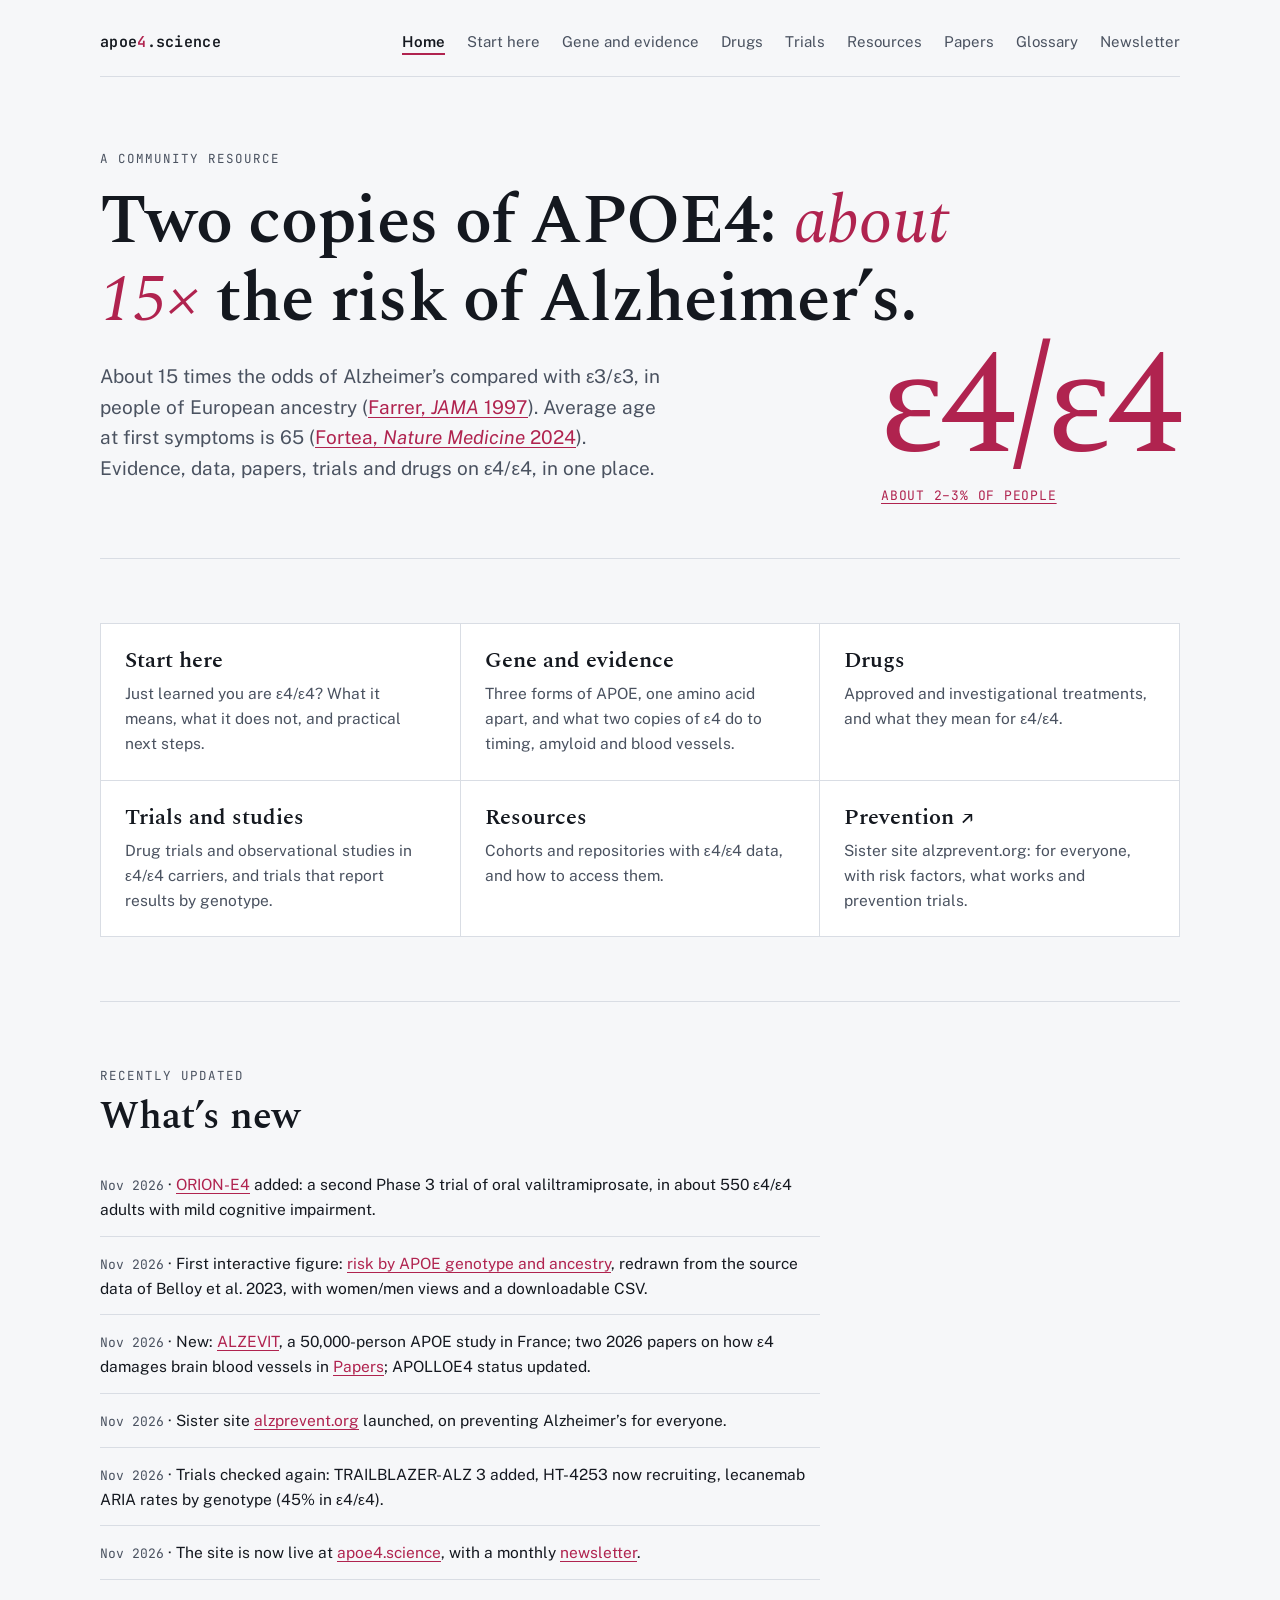
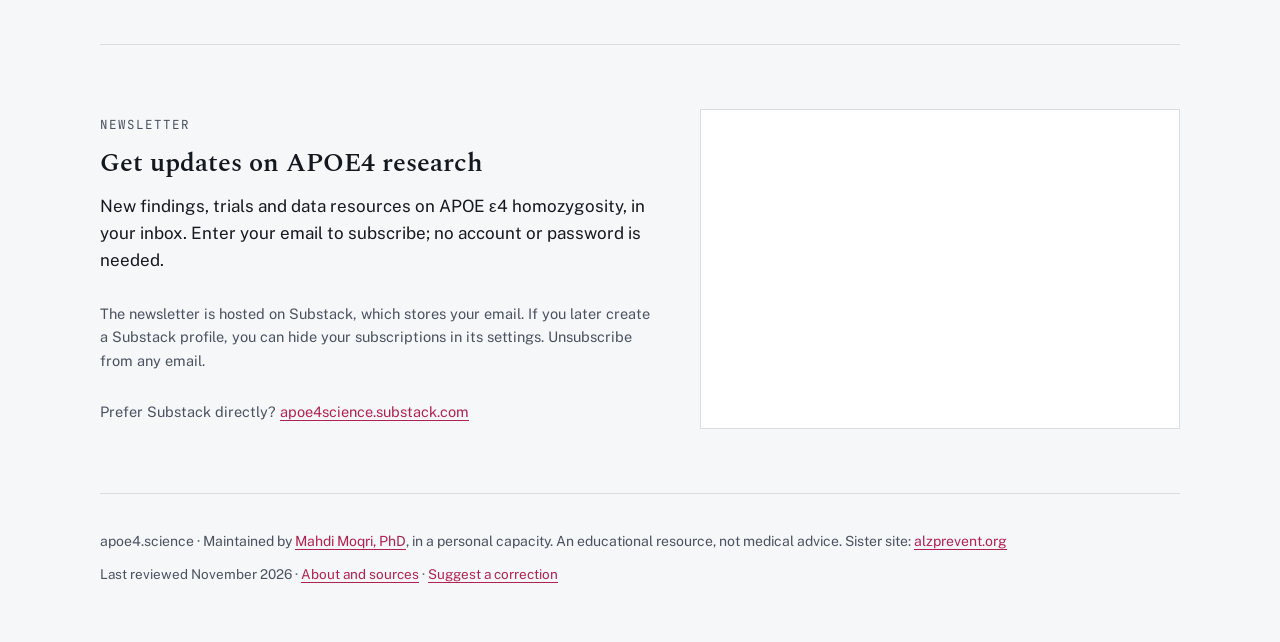
<file: index.html>
<!doctype html>
<html lang="en">
<head>
<meta charset="utf-8">
<meta name="viewport" content="width=device-width, initial-scale=1, viewport-fit=cover">
<title>APOE4.science</title>
<meta name="claude:viewport-fit-sides" content="cover">
<meta name="description" content="A community resource on APOE ε4 homozygosity: evidence, data, trials and drugs.">
<link rel="icon" href="favicon.svg" type="image/svg+xml">
<meta name="theme-color" content="#b0234f">
<meta property="og:type" content="website">
<meta property="og:site_name" content="APOE4.science">
<meta property="og:title" content="APOE4.science">
<meta property="og:description" content="A community resource on APOE ε4 homozygosity: evidence, data, trials and drugs.">
<meta property="og:url" content="https://apoe4.science/">
<meta property="og:image" content="https://apoe4.science/og.png">
<meta property="og:image:width" content="1200">
<meta property="og:image:height" content="630">
<meta name="twitter:card" content="summary_large_image">
<link rel="canonical" href="https://apoe4.science/">
<script type="application/ld+json">{"@context":"https://schema.org","@type":"WebSite","name":"APOE4.science","url":"https://apoe4.science/","description":"A community resource on APOE ε4 homozygosity: evidence, data, trials and drugs.","maintainer":{"@type":"Person","name":"Mahdi Moqri","honorificSuffix":"PhD","url":"https://moqri.bwh.harvard.edu/"}}</script>
<link rel="preconnect" href="https://fonts.googleapis.com">
<link rel="preconnect" href="https://fonts.gstatic.com" crossorigin>
<link rel="stylesheet" href="https://fonts.googleapis.com/css2?family=Spectral:ital,wght@0,400;0,600;1,400&family=Public+Sans:wght@400;600&family=JetBrains+Mono:wght@400;600&display=swap">
<link rel="stylesheet" href="style.css?v=4">
</head>
<body>
<a class="skip" href="#main">Skip to content</a>
<div class="wrap">
  <header class="top">
    <a class="mark" href="index.html">apoe<span>4</span>.science</a>
    <nav aria-label="Pages">
      <a href="index.html" aria-current="page">Home</a>
      <a href="start.html">Start here</a>
      <a href="gene.html">Gene and evidence</a>
      <a href="drugs.html">Drugs</a>
      <a href="trials.html">Trials</a>
      <a href="resources.html">Resources</a>
      <a href="papers.html">Papers</a>
      <a href="glossary.html">Glossary</a>
      <a href="newsletter.html">Newsletter</a>
    </nav>
  </header>
  <main id="main">
    <div class="hero">
      <div>
        <p class="label">A community resource</p>
        <h1 style="margin-top:14px">Two copies of APOE4: <em>about 15×</em> the risk of Alzheimer’s.</h1>
        <p class="lede">About 15 times the odds of Alzheimer’s compared with ε3/ε3, in people of European ancestry (<a href="https://doi.org/10.1001/jama.1997.03550160069041" target="_blank" rel="noopener">Farrer, <i>JAMA</i> 1997</a>). Average age at first symptoms is 65 (<a href="https://doi.org/10.1038/s41591-024-02931-w" target="_blank" rel="noopener">Fortea, <i>Nature Medicine</i> 2024</a>). Evidence, data, papers, trials and drugs on ε4/ε4, in one place.</p>
      </div>
      <div class="geno" aria-label="Genotype epsilon 4 slash epsilon 4">ε4/ε4<small><a href="https://www.eurekalert.org/news-releases/1043340" target="_blank" rel="noopener">About 2–3% of people</a></small></div>
    </div>
    <section>
      <div class="cards">
        <a class="card" href="start.html"><h3>Start here</h3><p>Just learned you are ε4/ε4? What it means, what it does not, and practical next steps.</p></a>
        <a class="card" href="gene.html"><h3>Gene and evidence</h3><p>Three forms of APOE, one amino acid apart, and what two copies of ε4 do to timing, amyloid and blood vessels.</p></a>
        <a class="card" href="drugs.html"><h3>Drugs</h3><p>Approved and investigational treatments, and what they mean for ε4/ε4.</p></a>
        <a class="card" href="trials.html"><h3>Trials and studies</h3><p>Drug trials and observational studies in ε4/ε4 carriers, and trials that report results by genotype.</p></a>
        <a class="card" href="resources.html"><h3>Resources</h3><p>Cohorts and repositories with ε4/ε4 data, and how to access them.</p></a>
        <a class="card" href="https://alzprevent.org" target="_blank" rel="noopener"><h3>Prevention ↗</h3><p>Sister site alzprevent.org: for everyone, with risk factors, what works and prevention trials.</p></a>
      </div>
    </section>
    <section>
      <div class="sec-head">
        <p class="label">Recently updated</p>
        <h2>What’s new</h2>
      </div>
      <ul class="refs">
        <li><span class="asof">Nov 2026</span> · <a href="trials.html#trial-orion-e4">ORION-E4</a> added: a second Phase 3 trial of oral valiltramiprosate, in about 550 ε4/ε4 adults with mild cognitive impairment.</li>
        <li><span class="asof">Nov 2026</span> · First interactive figure: <a href="gene.html#fig-belloy">risk by APOE genotype and ancestry</a>, redrawn from the source data of Belloy et al. 2023, with women/men views and a downloadable CSV.</li>
        <li><span class="asof">Nov 2026</span> · New: <a href="trials.html#trial-alzevit">ALZEVIT</a>, a 50,000-person APOE study in France; two 2026 papers on how ε4 damages brain blood vessels in <a href="papers.html">Papers</a>; APOLLOE4 status updated.</li>
        <li><span class="asof">Nov 2026</span> · Sister site <a href="https://alzprevent.org" target="_blank" rel="noopener">alzprevent.org</a> launched, on preventing Alzheimer’s for everyone.</li>
        <li><span class="asof">Nov 2026</span> · Trials checked again: TRAILBLAZER-ALZ 3 added, HT-4253 now recruiting, lecanemab ARIA rates by genotype (45% in ε4/ε4).</li>
        <li><span class="asof">Nov 2026</span> · The site is now live at <a href="https://apoe4.science">apoe4.science</a>, with a monthly <a href="newsletter.html">newsletter</a>.</li>
      </ul>
    </section>
    <section id="newsletter">
      <div class="signup">
        <div class="prose">
          <p class="label">Newsletter</p>
          <h2>Get updates on APOE4 research</h2>
          <p>New findings, trials and data resources on APOE ε4 homozygosity, in your inbox. Enter your email to subscribe; no account or password is needed.</p>
          <p class="note">The newsletter is hosted on Substack, which stores your email. If you later create a Substack profile, you can hide your subscriptions in its settings. Unsubscribe from any email.</p>
          <p class="note">Prefer Substack directly? <a href="https://apoe4science.substack.com" target="_blank" rel="noopener">apoe4science.substack.com</a></p>
        </div>
        <iframe src="https://apoe4science.substack.com/embed" title="Subscribe to the APOE4.science newsletter" loading="lazy" scrolling="no"></iframe>
      </div>
    </section>
  </main>
  <footer>
    <span>apoe4.science · Maintained by <a href="https://moqri.bwh.harvard.edu/" target="_blank" rel="noopener">Mahdi Moqri, PhD</a>, in a personal capacity. An educational resource, not medical advice. Sister site: <a href="https://alzprevent.org" target="_blank" rel="noopener">alzprevent.org</a></span>
    <span class="updated">Last reviewed November 2026 · <a href="about.html">About and sources</a> · <a href="https://github.com/Moqri-Lab/APOE4.science/issues" target="_blank" rel="noopener">Suggest a correction</a></span>
  </footer>
</div>

<script>var c=document.querySelector('nav a[aria-current]');if(c&&c.scrollIntoView&&window.innerWidth<640)c.scrollIntoView({inline:"center",block:"nearest"});</script>
</body>
</html>
</file>
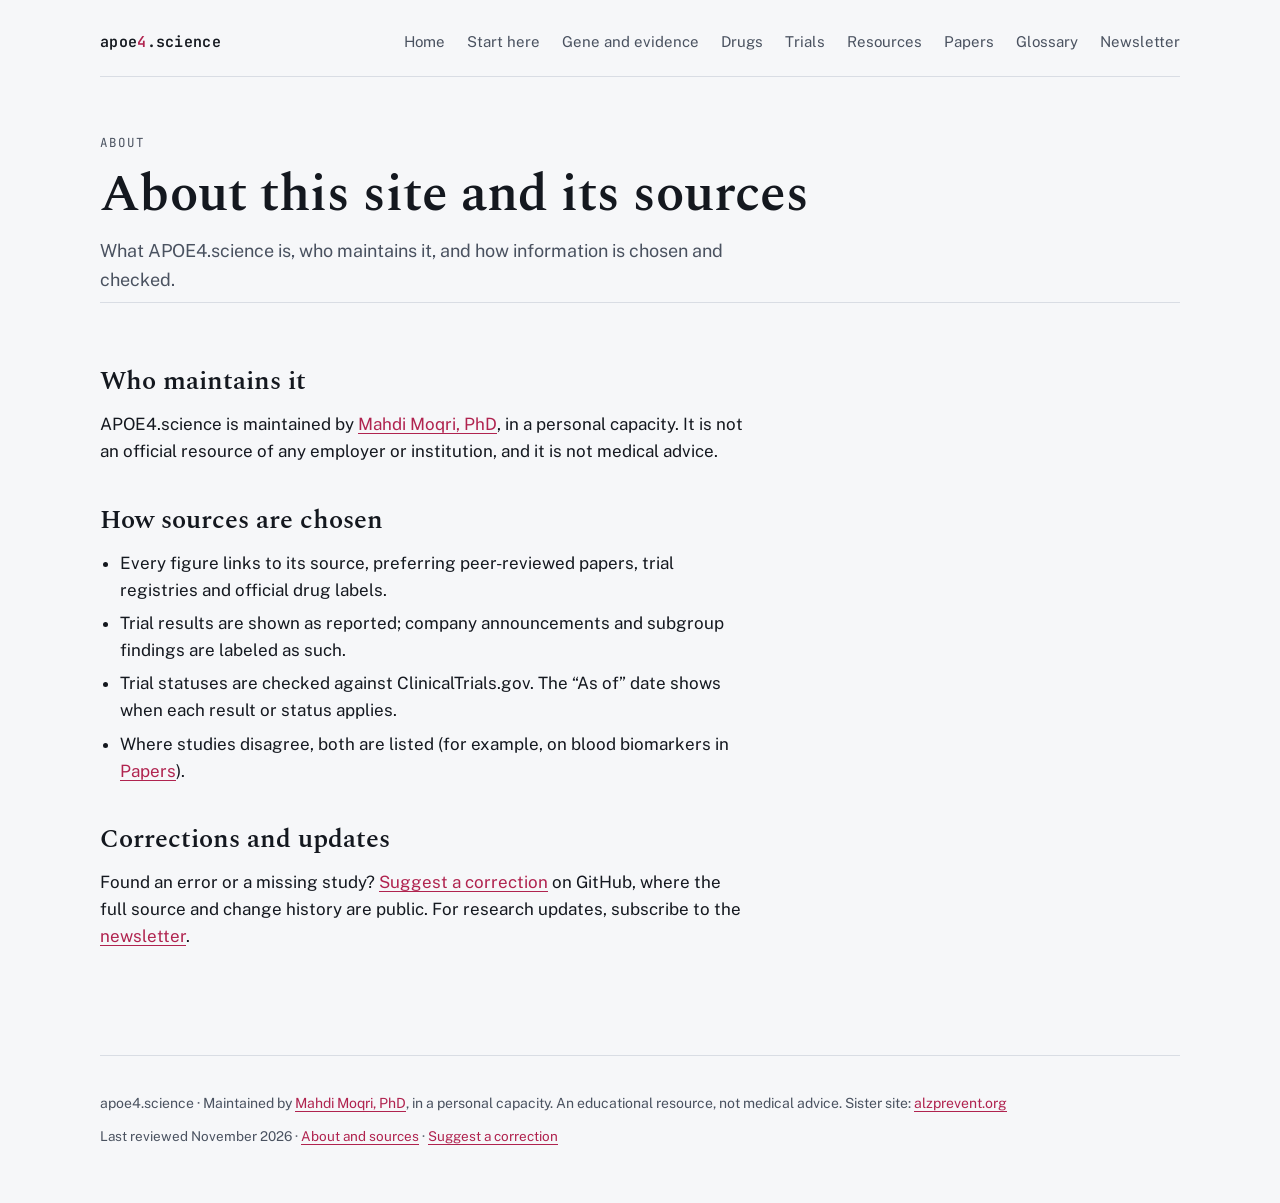
<file: about.html>
<!doctype html>
<html lang="en">
<head>
<meta charset="utf-8">
<meta name="viewport" content="width=device-width, initial-scale=1, viewport-fit=cover">
<title>About · APOE4.science</title>
<meta name="claude:viewport-fit-sides" content="cover">
<meta name="description" content="A community resource on APOE ε4 homozygosity: evidence, data, trials and drugs.">
<link rel="icon" href="favicon.svg" type="image/svg+xml">
<meta name="theme-color" content="#b0234f">
<meta property="og:type" content="website">
<meta property="og:site_name" content="APOE4.science">
<meta property="og:title" content="About · APOE4.science">
<meta property="og:description" content="A community resource on APOE ε4 homozygosity: evidence, data, trials and drugs.">
<meta property="og:url" content="https://apoe4.science/about.html">
<meta property="og:image" content="https://apoe4.science/og.png">
<meta property="og:image:width" content="1200">
<meta property="og:image:height" content="630">
<meta name="twitter:card" content="summary_large_image">
<link rel="canonical" href="https://apoe4.science/about.html">
<link rel="preconnect" href="https://fonts.googleapis.com">
<link rel="preconnect" href="https://fonts.gstatic.com" crossorigin>
<link rel="stylesheet" href="https://fonts.googleapis.com/css2?family=Spectral:ital,wght@0,400;0,600;1,400&family=Public+Sans:wght@400;600&family=JetBrains+Mono:wght@400;600&display=swap">
<link rel="stylesheet" href="style.css?v=4">
</head>
<body>
<a class="skip" href="#main">Skip to content</a>
<div class="wrap">
  <header class="top">
    <a class="mark" href="index.html">apoe<span>4</span>.science</a>
    <nav aria-label="Pages">
      <a href="index.html">Home</a>
      <a href="start.html">Start here</a>
      <a href="gene.html">Gene and evidence</a>
      <a href="drugs.html">Drugs</a>
      <a href="trials.html">Trials</a>
      <a href="resources.html">Resources</a>
      <a href="papers.html">Papers</a>
      <a href="glossary.html">Glossary</a>
      <a href="newsletter.html">Newsletter</a>
    </nav>
  </header>
  <main id="main">
    <div class="page-head">
      <p class="label">About</p>
      <h1>About this site and its sources</h1>
      <p class="lede">What APOE4.science is, who maintains it, and how information is chosen and checked.</p>
    </div>
    <section>
      <div class="group prose">
        <h2>Who maintains it</h2>
        <p>APOE4.science is maintained by <a href="https://moqri.bwh.harvard.edu/" target="_blank" rel="noopener">Mahdi Moqri, PhD</a>, in a personal capacity. It is not an official resource of any employer or institution, and it is not medical advice.</p>
      </div>
      <div class="group prose">
        <h2>How sources are chosen</h2>
        <ul class="measures">
          <li>Every figure links to its source, preferring peer-reviewed papers, trial registries and official drug labels.</li>
          <li>Trial results are shown as reported; company announcements and subgroup findings are labeled as such.</li>
          <li>Trial statuses are checked against ClinicalTrials.gov. The “As of” date shows when each result or status applies.</li>
          <li>Where studies disagree, both are listed (for example, on blood biomarkers in <a href="papers.html">Papers</a>).</li>
        </ul>
      </div>
      <div class="group prose">
        <h2>Corrections and updates</h2>
        <p>Found an error or a missing study? <a href="https://github.com/Moqri-Lab/APOE4.science/issues" target="_blank" rel="noopener">Suggest a correction</a> on GitHub, where the full source and change history are public. For research updates, subscribe to the <a href="newsletter.html">newsletter</a>.</p>
      </div>
    </section>
  </main>
  <footer>
    <span>apoe4.science · Maintained by <a href="https://moqri.bwh.harvard.edu/" target="_blank" rel="noopener">Mahdi Moqri, PhD</a>, in a personal capacity. An educational resource, not medical advice. Sister site: <a href="https://alzprevent.org" target="_blank" rel="noopener">alzprevent.org</a></span>
    <span class="updated">Last reviewed November 2026 · <a href="about.html">About and sources</a> · <a href="https://github.com/Moqri-Lab/APOE4.science/issues" target="_blank" rel="noopener">Suggest a correction</a></span>
  </footer>
</div>

<script>var c=document.querySelector('nav a[aria-current]');if(c&&c.scrollIntoView&&window.innerWidth<640)c.scrollIntoView({inline:"center",block:"nearest"});</script>
</body>
</html>
</file>
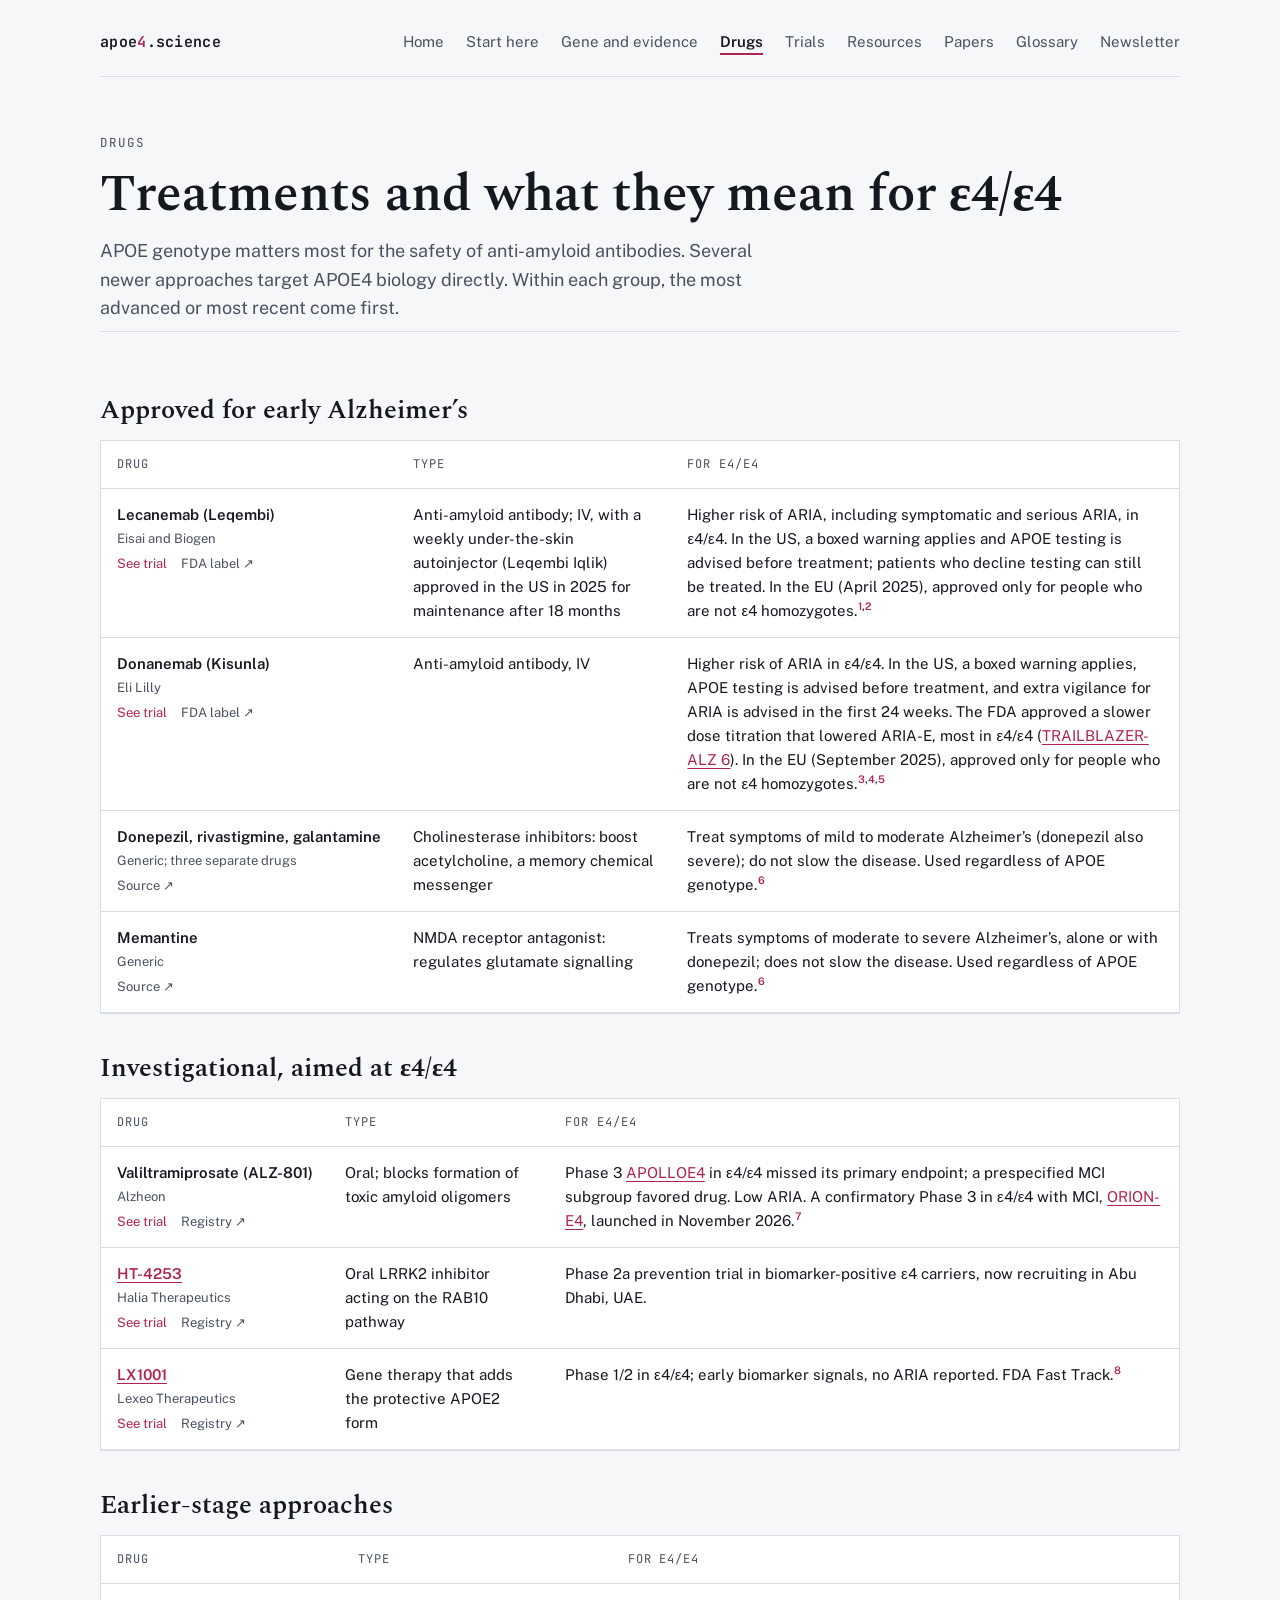
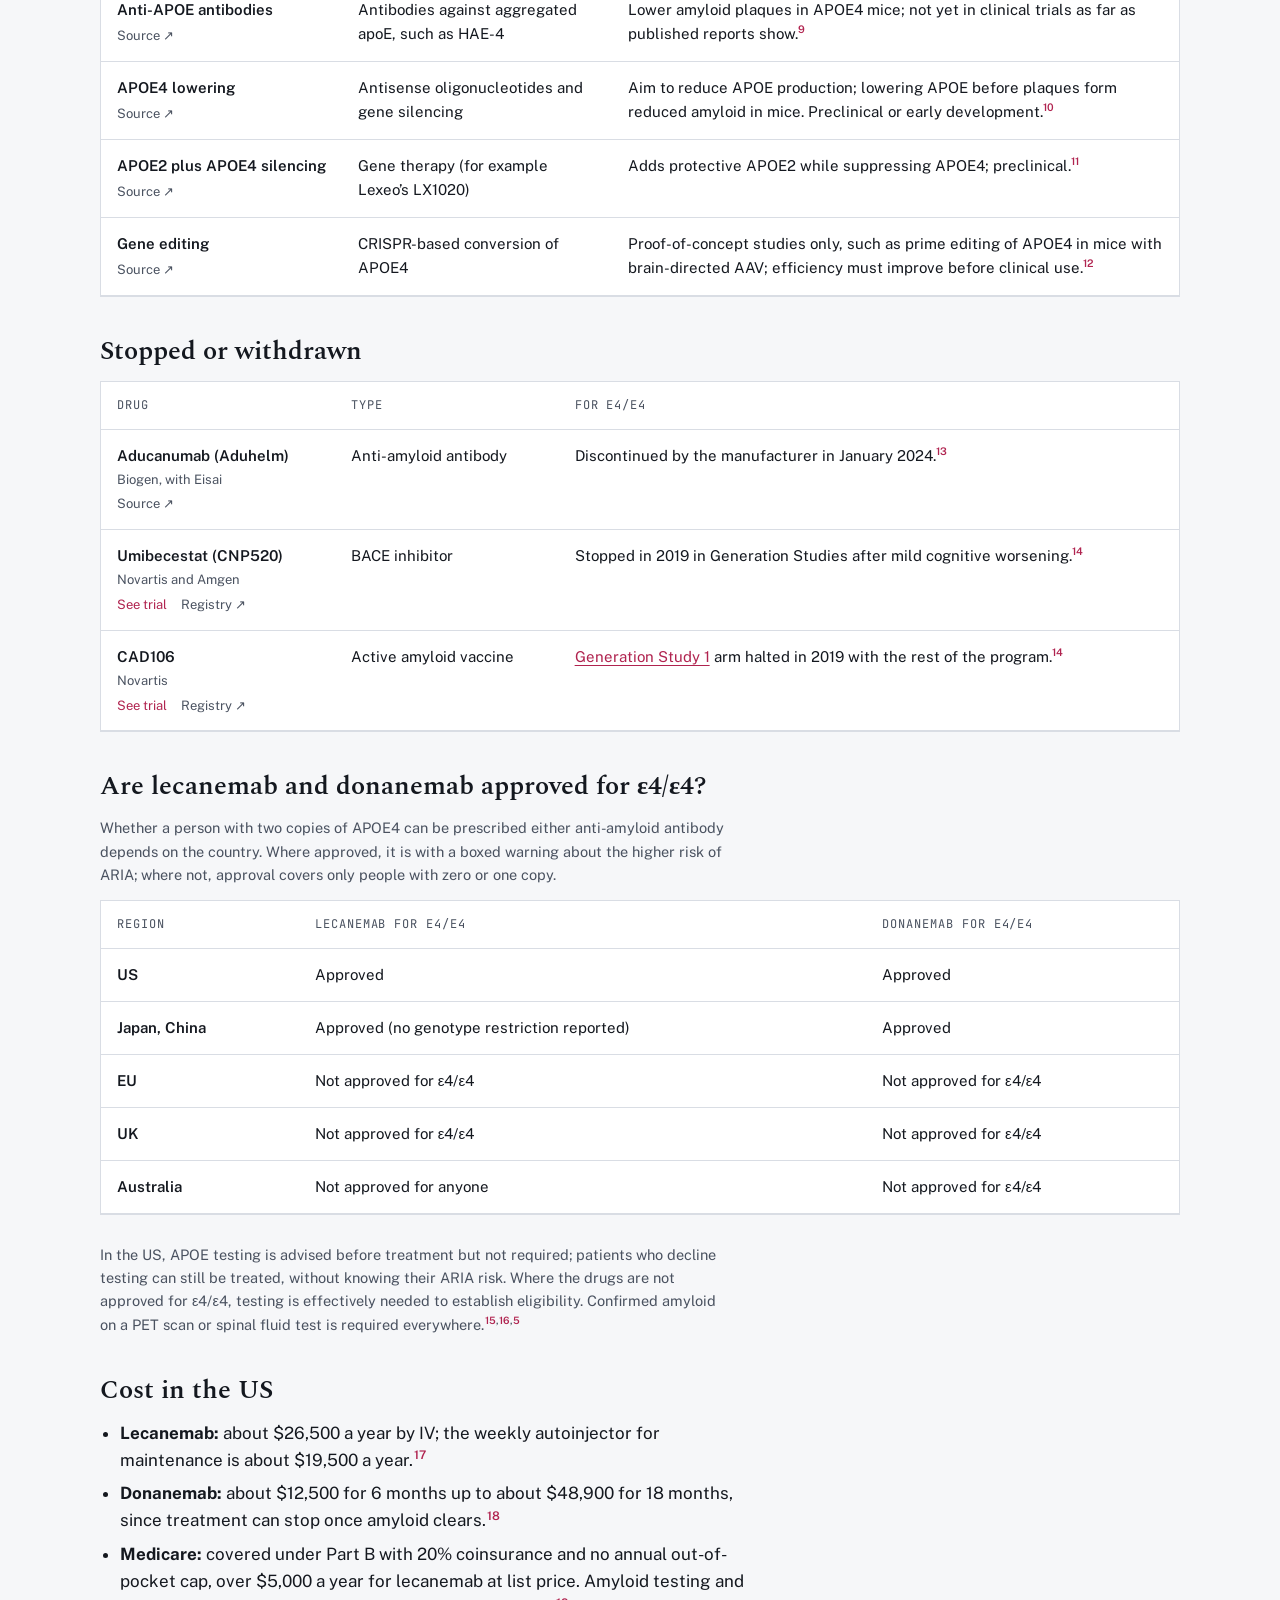
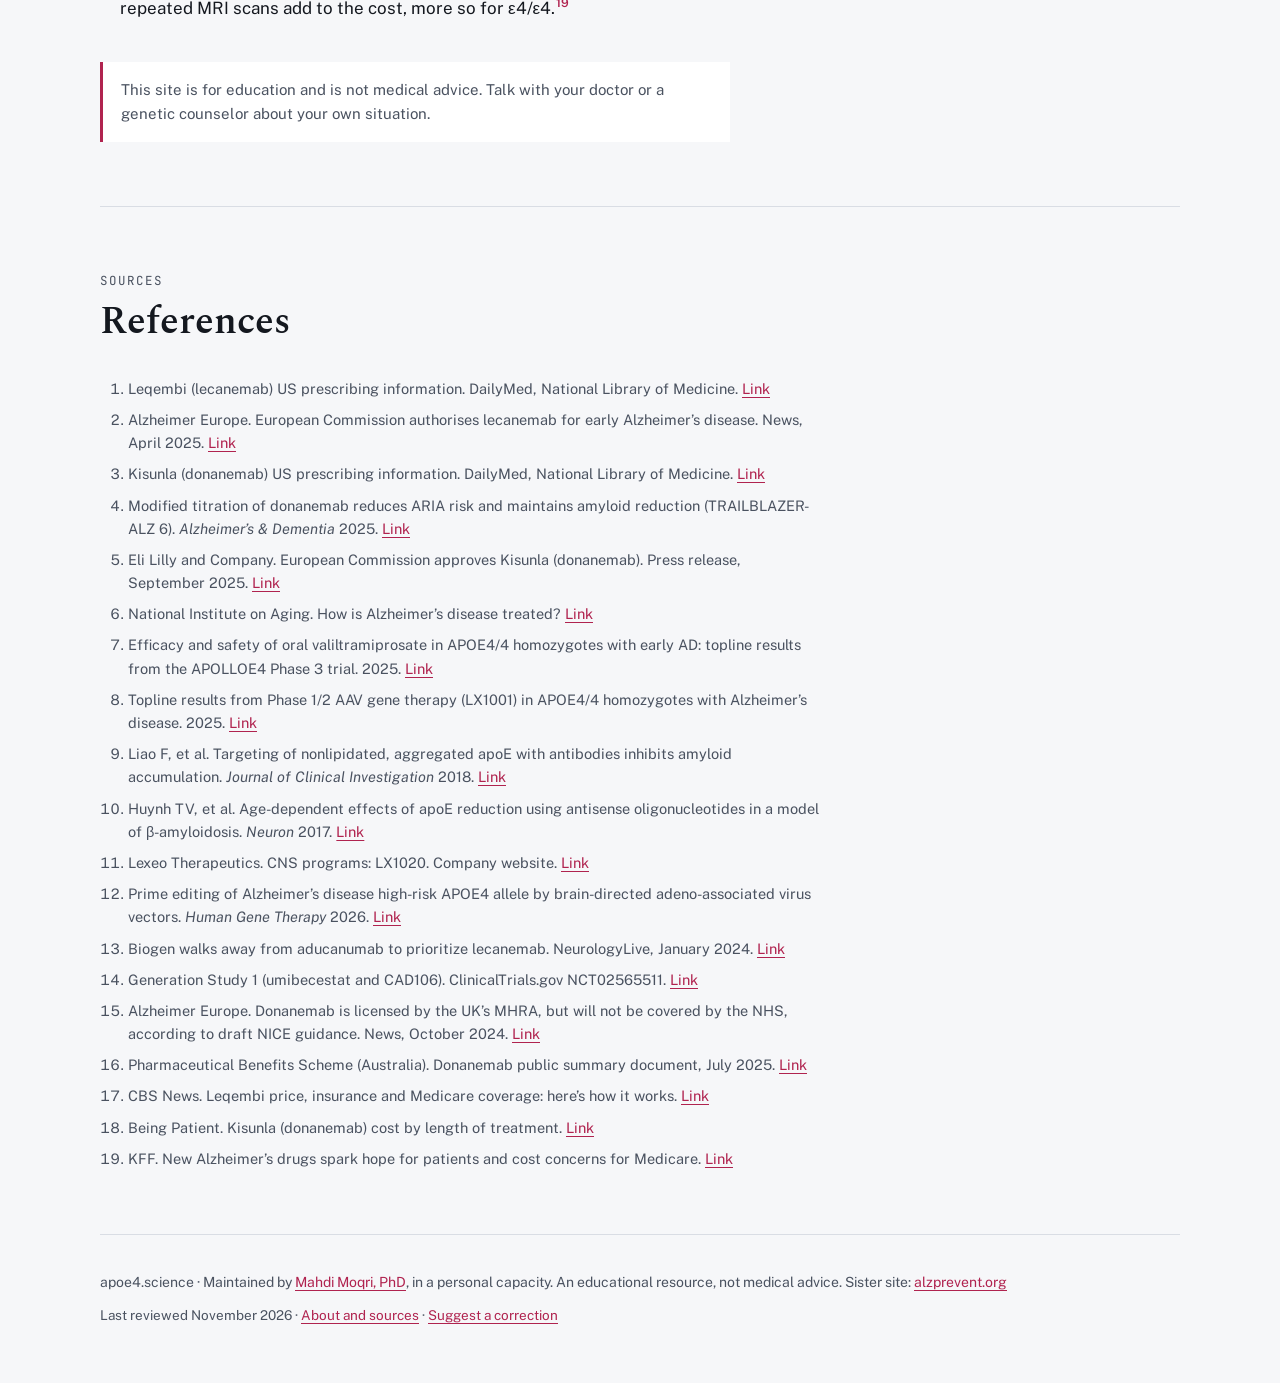
<file: drugs.html>
<!doctype html>
<html lang="en">
<head>
<meta charset="utf-8">
<meta name="viewport" content="width=device-width, initial-scale=1, viewport-fit=cover">
<title>Drugs · APOE4.science</title>
<meta name="claude:viewport-fit-sides" content="cover">
<meta name="description" content="A community resource on APOE ε4 homozygosity: evidence, data, trials and drugs.">
<link rel="icon" href="favicon.svg" type="image/svg+xml">
<meta name="theme-color" content="#b0234f">
<meta property="og:type" content="website">
<meta property="og:site_name" content="APOE4.science">
<meta property="og:title" content="Drugs · APOE4.science">
<meta property="og:description" content="A community resource on APOE ε4 homozygosity: evidence, data, trials and drugs.">
<meta property="og:url" content="https://apoe4.science/drugs.html">
<meta property="og:image" content="https://apoe4.science/og.png">
<meta property="og:image:width" content="1200">
<meta property="og:image:height" content="630">
<meta name="twitter:card" content="summary_large_image">
<link rel="canonical" href="https://apoe4.science/drugs.html">
<link rel="preconnect" href="https://fonts.googleapis.com">
<link rel="preconnect" href="https://fonts.gstatic.com" crossorigin>
<link rel="stylesheet" href="https://fonts.googleapis.com/css2?family=Spectral:ital,wght@0,400;0,600;1,400&family=Public+Sans:wght@400;600&family=JetBrains+Mono:wght@400;600&display=swap">
<link rel="stylesheet" href="style.css?v=4">
</head>
<body>
<a class="skip" href="#main">Skip to content</a>
<div class="wrap">
  <header class="top">
    <a class="mark" href="index.html">apoe<span>4</span>.science</a>
    <nav aria-label="Pages">
      <a href="index.html">Home</a>
      <a href="start.html">Start here</a>
      <a href="gene.html">Gene and evidence</a>
      <a href="drugs.html" aria-current="page">Drugs</a>
      <a href="trials.html">Trials</a>
      <a href="resources.html">Resources</a>
      <a href="papers.html">Papers</a>
      <a href="glossary.html">Glossary</a>
      <a href="newsletter.html">Newsletter</a>
    </nav>
  </header>
  <main id="main">
    <div class="page-head">
      <p class="label">Drugs</p>
      <h1>Treatments and what they mean for ε4/ε4</h1>
      <p class="lede">APOE genotype matters most for the safety of anti-amyloid antibodies. Several newer approaches target APOE4 biology directly. Within each group, the most advanced or most recent come first.</p>
    </div>
    <section>
    <div class="group">
      <h2>Approved for early Alzheimer’s</h2>
      <div class="alleles" role="region" aria-label="Approved for early Alzheimer’s" tabindex="0">
        <table class="data">
          <thead><tr><th>Drug</th><th>Type</th><th>For ε4/ε4</th></tr></thead>
          <tbody>
            <tr id="drug-lecanemab"><td data-label="Drug"><div><span class="dname">Lecanemab (Leqembi)</span><span class="maker">Eisai and Biogen</span><span class="xlinks"><a class="lnk-int" href="trials.html#trial-clarity-ad">See trial</a><a class="lnk-ext" href="https://dailymed.nlm.nih.gov/dailymed/drugInfo.cfm?setid=9d1ff786-e577-410a-a273-c4d7d0e4e975" target="_blank" rel="noopener">FDA label ↗</a></span></div></td><td data-label="Type"><div>Anti-amyloid antibody; IV, with a weekly under-the-skin autoinjector (Leqembi Iqlik) approved in the US in 2025 for maintenance after 18 months</div></td><td data-label="For ε4/ε4"><div>Higher risk of ARIA, including symptomatic and serious ARIA, in ε4/ε4. In the US, a boxed warning applies and APOE testing is advised before treatment; patients who decline testing can still be treated. In the EU (April 2025), approved only for people who are not ε4 homozygotes.<sup class="ref"><a href="#ref-1" aria-label="Reference 1">1</a><span aria-hidden="true">,</span><a href="#ref-2" aria-label="Reference 2">2</a></sup></div></td></tr>
            <tr id="drug-donanemab"><td data-label="Drug"><div><span class="dname">Donanemab (Kisunla)</span><span class="maker">Eli Lilly</span><span class="xlinks"><a class="lnk-int" href="trials.html#trial-trailblazer-alz-2">See trial</a><a class="lnk-ext" href="https://dailymed.nlm.nih.gov/dailymed/search.cfm?query=kisunla" target="_blank" rel="noopener">FDA label ↗</a></span></div></td><td data-label="Type"><div>Anti-amyloid antibody, IV</div></td><td data-label="For ε4/ε4"><div>Higher risk of ARIA in ε4/ε4. In the US, a boxed warning applies, APOE testing is advised before treatment, and extra vigilance for ARIA is advised in the first 24 weeks. The FDA approved a slower dose titration that lowered ARIA-E, most in ε4/ε4 (<a href="trials.html#trial-trailblazer-alz-6">TRAILBLAZER-ALZ 6</a>). In the EU (September 2025), approved only for people who are not ε4 homozygotes.<sup class="ref"><a href="#ref-3" aria-label="Reference 3">3</a><span aria-hidden="true">,</span><a href="#ref-4" aria-label="Reference 4">4</a><span aria-hidden="true">,</span><a href="#ref-5" aria-label="Reference 5">5</a></sup></div></td></tr>
            <tr id="drug-donepezil-rivastigmine-galantamine"><td data-label="Drug"><div><span class="dname">Donepezil, rivastigmine, galantamine</span><span class="maker">Generic; three separate drugs</span><span class="xlinks"><a class="lnk-ext" href="https://www.nia.nih.gov/health/alzheimers-treatment/how-alzheimers-disease-treated" target="_blank" rel="noopener">Source ↗</a></span></div></td><td data-label="Type"><div>Cholinesterase inhibitors: boost acetylcholine, a memory chemical messenger</div></td><td data-label="For ε4/ε4"><div>Treat symptoms of mild to moderate Alzheimer’s (donepezil also severe); do not slow the disease. Used regardless of APOE genotype.<sup class="ref"><a href="#ref-6" aria-label="Reference 6">6</a></sup></div></td></tr>
            <tr id="drug-memantine"><td data-label="Drug"><div><span class="dname">Memantine</span><span class="maker">Generic</span><span class="xlinks"><a class="lnk-ext" href="https://www.nia.nih.gov/health/alzheimers-treatment/how-alzheimers-disease-treated" target="_blank" rel="noopener">Source ↗</a></span></div></td><td data-label="Type"><div>NMDA receptor antagonist: regulates glutamate signalling</div></td><td data-label="For ε4/ε4"><div>Treats symptoms of moderate to severe Alzheimer’s, alone or with donepezil; does not slow the disease. Used regardless of APOE genotype.<sup class="ref"><a href="#ref-6" aria-label="Reference 6">6</a></sup></div></td></tr>
          </tbody>
        </table>
      </div>
    </div>
    <div class="group">
      <h2>Investigational, aimed at ε4/ε4</h2>
      <div class="alleles" role="region" aria-label="Investigational, aimed at ε4/ε4" tabindex="0">
        <table class="data">
          <thead><tr><th>Drug</th><th>Type</th><th>For ε4/ε4</th></tr></thead>
          <tbody>
            <tr id="drug-valiltramiprosate"><td data-label="Drug"><div><span class="dname">Valiltramiprosate (ALZ-801)</span><span class="maker">Alzheon</span><span class="xlinks"><a class="lnk-int" href="trials.html#trial-apolloe4">See trial</a><a class="lnk-ext" href="https://clinicaltrials.gov/study/NCT04770220" target="_blank" rel="noopener">Registry ↗</a></span></div></td><td data-label="Type"><div>Oral; blocks formation of toxic amyloid oligomers</div></td><td data-label="For ε4/ε4"><div>Phase 3 <a href="trials.html#trial-apolloe4">APOLLOE4</a> in ε4/ε4 missed its primary endpoint; a prespecified MCI subgroup favored drug. Low ARIA. A confirmatory Phase 3 in ε4/ε4 with MCI, <a href="trials.html#trial-orion-e4">ORION-E4</a>, launched in November 2026.<sup class="ref"><a href="#ref-7" aria-label="Reference 7">7</a></sup></div></td></tr>
            <tr id="drug-ht-4253"><td data-label="Drug"><div><span class="dname"><a href="trials.html#trial-ht-4253">HT-4253</a></span><span class="maker">Halia Therapeutics</span><span class="xlinks"><a class="lnk-int" href="trials.html#trial-ht-4253">See trial</a><a class="lnk-ext" href="https://clinicaltrials.gov/study/NCT07399171" target="_blank" rel="noopener">Registry ↗</a></span></div></td><td data-label="Type"><div>Oral LRRK2 inhibitor acting on the RAB10 pathway</div></td><td data-label="For ε4/ε4"><div>Phase 2a prevention trial in biomarker-positive ε4 carriers, now recruiting in Abu Dhabi, UAE.</div></td></tr>
            <tr id="drug-lx1001"><td data-label="Drug"><div><span class="dname"><a href="trials.html#trial-lx1001">LX1001</a></span><span class="maker">Lexeo Therapeutics</span><span class="xlinks"><a class="lnk-int" href="trials.html#trial-lx1001">See trial</a><a class="lnk-ext" href="https://clinicaltrials.gov/study/NCT03634007" target="_blank" rel="noopener">Registry ↗</a></span></div></td><td data-label="Type"><div>Gene therapy that adds the protective APOE2 form</div></td><td data-label="For ε4/ε4"><div>Phase 1/2 in ε4/ε4; early biomarker signals, no ARIA reported. FDA Fast Track.<sup class="ref"><a href="#ref-8" aria-label="Reference 8">8</a></sup></div></td></tr>
          </tbody>
        </table>
      </div>
    </div>
    <div class="group">
      <h2>Earlier-stage approaches</h2>
      <div class="alleles" role="region" aria-label="Earlier-stage approaches" tabindex="0">
        <table class="data">
          <thead><tr><th>Drug</th><th>Type</th><th>For ε4/ε4</th></tr></thead>
          <tbody>
            <tr id="drug-anti-apoe-antibodies"><td data-label="Drug"><div><span class="dname">Anti-APOE antibodies</span><span class="xlinks"><a class="lnk-ext" href="https://doi.org/10.1172/JCI96429" target="_blank" rel="noopener">Source ↗</a></span></div></td><td data-label="Type"><div>Antibodies against aggregated apoE, such as HAE-4</div></td><td data-label="For ε4/ε4"><div>Lower amyloid plaques in APOE4 mice; not yet in clinical trials as far as published reports show.<sup class="ref"><a href="#ref-9" aria-label="Reference 9">9</a></sup></div></td></tr>
            <tr id="drug-apoe4-lowering"><td data-label="Drug"><div><span class="dname">APOE4 lowering</span><span class="xlinks"><a class="lnk-ext" href="https://doi.org/10.1016/j.neuron.2017.11.014" target="_blank" rel="noopener">Source ↗</a></span></div></td><td data-label="Type"><div>Antisense oligonucleotides and gene silencing</div></td><td data-label="For ε4/ε4"><div>Aim to reduce APOE production; lowering APOE before plaques form reduced amyloid in mice. Preclinical or early development.<sup class="ref"><a href="#ref-10" aria-label="Reference 10">10</a></sup></div></td></tr>
            <tr id="drug-apoe2-plus-apoe4-silencing"><td data-label="Drug"><div><span class="dname">APOE2 plus APOE4 silencing</span><span class="xlinks"><a class="lnk-ext" href="https://www.lexeotx.com/programs/cns-programs/" target="_blank" rel="noopener">Source ↗</a></span></div></td><td data-label="Type"><div>Gene therapy (for example Lexeo’s LX1020)</div></td><td data-label="For ε4/ε4"><div>Adds protective APOE2 while suppressing APOE4; preclinical.<sup class="ref"><a href="#ref-11" aria-label="Reference 11">11</a></sup></div></td></tr>
            <tr id="drug-gene-editing"><td data-label="Drug"><div><span class="dname">Gene editing</span><span class="xlinks"><a class="lnk-ext" href="https://doi.org/10.1177/10430342251401888" target="_blank" rel="noopener">Source ↗</a></span></div></td><td data-label="Type"><div>CRISPR-based conversion of APOE4</div></td><td data-label="For ε4/ε4"><div>Proof-of-concept studies only, such as prime editing of APOE4 in mice with brain-directed AAV; efficiency must improve before clinical use.<sup class="ref"><a href="#ref-12" aria-label="Reference 12">12</a></sup></div></td></tr>
          </tbody>
        </table>
      </div>
    </div>
    <div class="group">
      <h2>Stopped or withdrawn</h2>
      <div class="alleles" role="region" aria-label="Stopped or withdrawn" tabindex="0">
        <table class="data">
          <thead><tr><th>Drug</th><th>Type</th><th>For ε4/ε4</th></tr></thead>
          <tbody>
            <tr id="drug-aducanumab"><td data-label="Drug"><div><span class="dname">Aducanumab (Aduhelm)</span><span class="maker">Biogen, with Eisai</span><span class="xlinks"><a class="lnk-ext" href="https://www.neurologylive.com/view/biogen-walks-away-from-aducanumab-prioritize-lecanemab-alzheimer-disease-pipeline" target="_blank" rel="noopener">Source ↗</a></span></div></td><td data-label="Type"><div>Anti-amyloid antibody</div></td><td data-label="For ε4/ε4"><div>Discontinued by the manufacturer in January 2024.<sup class="ref"><a href="#ref-13" aria-label="Reference 13">13</a></sup></div></td></tr>
            <tr id="drug-umibecestat"><td data-label="Drug"><div><span class="dname">Umibecestat (CNP520)</span><span class="maker">Novartis and Amgen</span><span class="xlinks"><a class="lnk-int" href="trials.html#trial-generation-study-1">See trial</a><a class="lnk-ext" href="https://clinicaltrials.gov/study/NCT02565511" target="_blank" rel="noopener">Registry ↗</a></span></div></td><td data-label="Type"><div>BACE inhibitor</div></td><td data-label="For ε4/ε4"><div>Stopped in 2019 in Generation Studies after mild cognitive worsening.<sup class="ref"><a href="#ref-14" aria-label="Reference 14">14</a></sup></div></td></tr>
            <tr id="drug-cad106"><td data-label="Drug"><div><span class="dname">CAD106</span><span class="maker">Novartis</span><span class="xlinks"><a class="lnk-int" href="trials.html#trial-generation-study-1">See trial</a><a class="lnk-ext" href="https://clinicaltrials.gov/study/NCT02565511" target="_blank" rel="noopener">Registry ↗</a></span></div></td><td data-label="Type"><div>Active amyloid vaccine</div></td><td data-label="For ε4/ε4"><div><a href="trials.html#trial-generation-study-1">Generation Study 1</a> arm halted in 2019 with the rest of the program.<sup class="ref"><a href="#ref-14" aria-label="Reference 14">14</a></sup></div></td></tr>
          </tbody>
        </table>
      </div>
    </div>
    <div class="group" id="access">
      <h2>Are lecanemab and donanemab approved for ε4/ε4?</h2>
      <p class="note" style="margin-top:0">Whether a person with two copies of APOE4 can be prescribed either anti-amyloid antibody depends on the country. Where approved, it is with a boxed warning about the higher risk of ARIA; where not, approval covers only people with zero or one copy.</p>
      <div class="alleles" role="region" aria-label="Approval for ε4/ε4 by region" tabindex="0">
        <table class="data">
          <thead><tr><th>Region</th><th>Lecanemab for ε4/ε4</th><th>Donanemab for ε4/ε4</th></tr></thead>
          <tbody>
            <tr><td data-label="Region"><div>US</div></td><td data-label="Lecanemab"><div>Approved</div></td><td data-label="Donanemab"><div>Approved</div></td></tr>
            <tr><td data-label="Region"><div>Japan, China</div></td><td data-label="Lecanemab"><div>Approved (no genotype restriction reported)</div></td><td data-label="Donanemab"><div>Approved</div></td></tr>
            <tr><td data-label="Region"><div>EU</div></td><td data-label="Lecanemab"><div>Not approved for ε4/ε4</div></td><td data-label="Donanemab"><div>Not approved for ε4/ε4</div></td></tr>
            <tr><td data-label="Region"><div>UK</div></td><td data-label="Lecanemab"><div>Not approved for ε4/ε4</div></td><td data-label="Donanemab"><div>Not approved for ε4/ε4</div></td></tr>
            <tr><td data-label="Region"><div>Australia</div></td><td data-label="Lecanemab"><div>Not approved for anyone</div></td><td data-label="Donanemab"><div>Not approved for ε4/ε4</div></td></tr>
          </tbody>
        </table>
      </div>
      <p class="note">In the US, APOE testing is advised before treatment but not required; patients who decline testing can still be treated, without knowing their ARIA risk. Where the drugs are not approved for ε4/ε4, testing is effectively needed to establish eligibility. Confirmed amyloid on a PET scan or spinal fluid test is required everywhere.<sup class="ref"><a href="#ref-15" aria-label="Reference 15">15</a><span aria-hidden="true">,</span><a href="#ref-16" aria-label="Reference 16">16</a><span aria-hidden="true">,</span><a href="#ref-5" aria-label="Reference 5">5</a></sup></p>
    </div>
    <div class="group" id="cost">
      <h2>Cost in the US</h2>
      <ul class="measures prose">
        <li><b>Lecanemab:</b> about $26,500 a year by IV; the weekly autoinjector for maintenance is about $19,500 a year.<sup class="ref"><a href="#ref-17" aria-label="Reference 17">17</a></sup></li>
        <li><b>Donanemab:</b> about $12,500 for 6 months up to about $48,900 for 18 months, since treatment can stop once amyloid clears.<sup class="ref"><a href="#ref-18" aria-label="Reference 18">18</a></sup></li>
        <li><b>Medicare:</b> covered under Part B with 20% coinsurance and no annual out-of-pocket cap, over $5,000 a year for lecanemab at list price. Amyloid testing and repeated MRI scans add to the cost, more so for ε4/ε4.<sup class="ref"><a href="#ref-19" aria-label="Reference 19">19</a></sup></li>
      </ul>
    </div>
      <p class="disclaimer">This site is for education and is not medical advice. Talk with your doctor or a genetic counselor about your own situation.</p>
    </section>
    <section id="references">
      <div class="sec-head">
        <p class="label">Sources</p>
        <h2>References</h2>
      </div>
      <ol class="reflist">
        <li id="ref-1">Leqembi (lecanemab) US prescribing information. DailyMed, National Library of Medicine. <a href="https://dailymed.nlm.nih.gov/dailymed/drugInfo.cfm?setid=9d1ff786-e577-410a-a273-c4d7d0e4e975" target="_blank" rel="noopener">Link</a></li>
        <li id="ref-2">Alzheimer Europe. European Commission authorises lecanemab for early Alzheimer’s disease. News, April 2025. <a href="https://www.alzheimer-europe.org/news/alzheimer-europe-welcomes-news-european-commission-has-authorised-lecanemab-treatment-early" target="_blank" rel="noopener">Link</a></li>
        <li id="ref-3">Kisunla (donanemab) US prescribing information. DailyMed, National Library of Medicine. <a href="https://dailymed.nlm.nih.gov/dailymed/search.cfm?query=kisunla" target="_blank" rel="noopener">Link</a></li>
        <li id="ref-4">Modified titration of donanemab reduces ARIA risk and maintains amyloid reduction (TRAILBLAZER-ALZ 6). <i>Alzheimer’s &amp; Dementia</i> 2025. <a href="https://doi.org/10.1002/alz.70062" target="_blank" rel="noopener">Link</a></li>
        <li id="ref-5">Eli Lilly and Company. European Commission approves Kisunla (donanemab). Press release, September 2025. <a href="https://investor.lilly.com/node/52961" target="_blank" rel="noopener">Link</a></li>
        <li id="ref-6">National Institute on Aging. How is Alzheimer’s disease treated? <a href="https://www.nia.nih.gov/health/alzheimers-treatment/how-alzheimers-disease-treated" target="_blank" rel="noopener">Link</a></li>
        <li id="ref-7">Efficacy and safety of oral valiltramiprosate in APOE4/4 homozygotes with early AD: topline results from the APOLLOE4 Phase 3 trial. 2025. <a href="https://www.ncbi.nlm.nih.gov/pmc/articles/PMC12726020/" target="_blank" rel="noopener">Link</a></li>
        <li id="ref-8">Topline results from Phase 1/2 AAV gene therapy (LX1001) in APOE4/4 homozygotes with Alzheimer’s disease. 2025. <a href="https://www.ncbi.nlm.nih.gov/pmc/articles/PMC12739747/" target="_blank" rel="noopener">Link</a></li>
        <li id="ref-9">Liao F, et al. Targeting of nonlipidated, aggregated apoE with antibodies inhibits amyloid accumulation. <i>Journal of Clinical Investigation</i> 2018. <a href="https://doi.org/10.1172/JCI96429" target="_blank" rel="noopener">Link</a></li>
        <li id="ref-10">Huynh TV, et al. Age-dependent effects of apoE reduction using antisense oligonucleotides in a model of β-amyloidosis. <i>Neuron</i> 2017. <a href="https://doi.org/10.1016/j.neuron.2017.11.014" target="_blank" rel="noopener">Link</a></li>
        <li id="ref-11">Lexeo Therapeutics. CNS programs: LX1020. Company website. <a href="https://www.lexeotx.com/programs/cns-programs/" target="_blank" rel="noopener">Link</a></li>
        <li id="ref-12">Prime editing of Alzheimer’s disease high-risk APOE4 allele by brain-directed adeno-associated virus vectors. <i>Human Gene Therapy</i> 2026. <a href="https://doi.org/10.1177/10430342251401888" target="_blank" rel="noopener">Link</a></li>
        <li id="ref-13">Biogen walks away from aducanumab to prioritize lecanemab. NeurologyLive, January 2024. <a href="https://www.neurologylive.com/view/biogen-walks-away-from-aducanumab-prioritize-lecanemab-alzheimer-disease-pipeline" target="_blank" rel="noopener">Link</a></li>
        <li id="ref-14">Generation Study 1 (umibecestat and CAD106). ClinicalTrials.gov NCT02565511. <a href="https://clinicaltrials.gov/study/NCT02565511" target="_blank" rel="noopener">Link</a></li>
        <li id="ref-15">Alzheimer Europe. Donanemab is licensed by the UK’s MHRA, but will not be covered by the NHS, according to draft NICE guidance. News, October 2024. <a href="https://www.alzheimer-europe.org/news/donanemab-licensed-uks-mhra-drug-will-not-be-covered-nhs-according-draft-nice-guidance" target="_blank" rel="noopener">Link</a></li>
        <li id="ref-16">Pharmaceutical Benefits Scheme (Australia). Donanemab public summary document, July 2025. <a href="https://www.pbs.gov.au/industry/listing/elements/pbac-meetings/psd/2025-07/files/donanemab-psd-july-2025.docx" target="_blank" rel="noopener">Link</a></li>
        <li id="ref-17">CBS News. Leqembi price, insurance and Medicare coverage: here’s how it works. <a href="https://www.cbsnews.com/news/leqembi-price-insurance-medicare-coverage-heres-how-it-works" target="_blank" rel="noopener">Link</a></li>
        <li id="ref-18">Being Patient. Kisunla (donanemab) cost by length of treatment. <a href="https://beingpatient.com/?p=122644" target="_blank" rel="noopener">Link</a></li>
        <li id="ref-19">KFF. New Alzheimer’s drugs spark hope for patients and cost concerns for Medicare. <a href="https://www.kff.org/policy-watch/new-alzheimers-drugs-spark-hope-for-patients-and-cost-concerns-for-medicare/" target="_blank" rel="noopener">Link</a></li>
      </ol>
    </section>
  </main>
  <footer>
    <span>apoe4.science · Maintained by <a href="https://moqri.bwh.harvard.edu/" target="_blank" rel="noopener">Mahdi Moqri, PhD</a>, in a personal capacity. An educational resource, not medical advice. Sister site: <a href="https://alzprevent.org" target="_blank" rel="noopener">alzprevent.org</a></span>
    <span class="updated">Last reviewed November 2026 · <a href="about.html">About and sources</a> · <a href="https://github.com/Moqri-Lab/APOE4.science/issues" target="_blank" rel="noopener">Suggest a correction</a></span>
  </footer>
</div>

<script>var c=document.querySelector('nav a[aria-current]');if(c&&c.scrollIntoView&&window.innerWidth<640)c.scrollIntoView({inline:"center",block:"nearest"});</script>
</body>
</html>
</file>
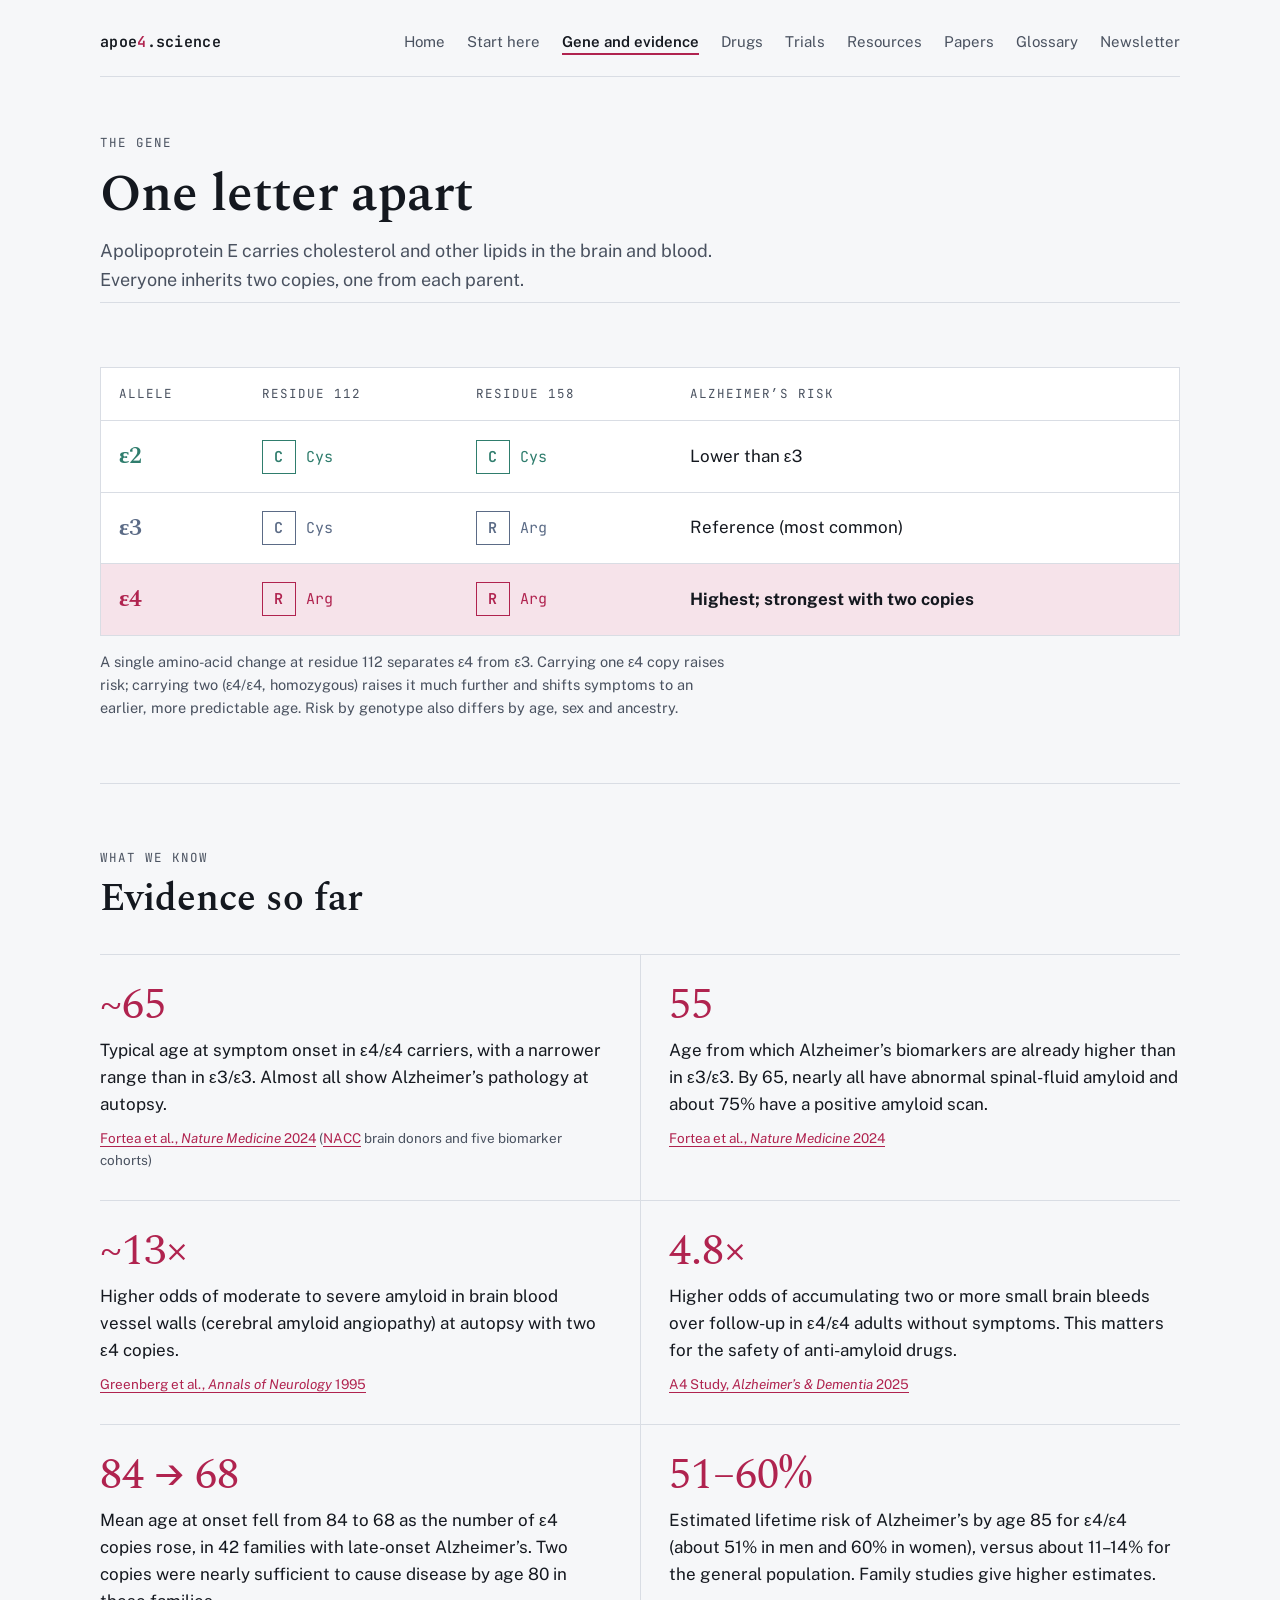
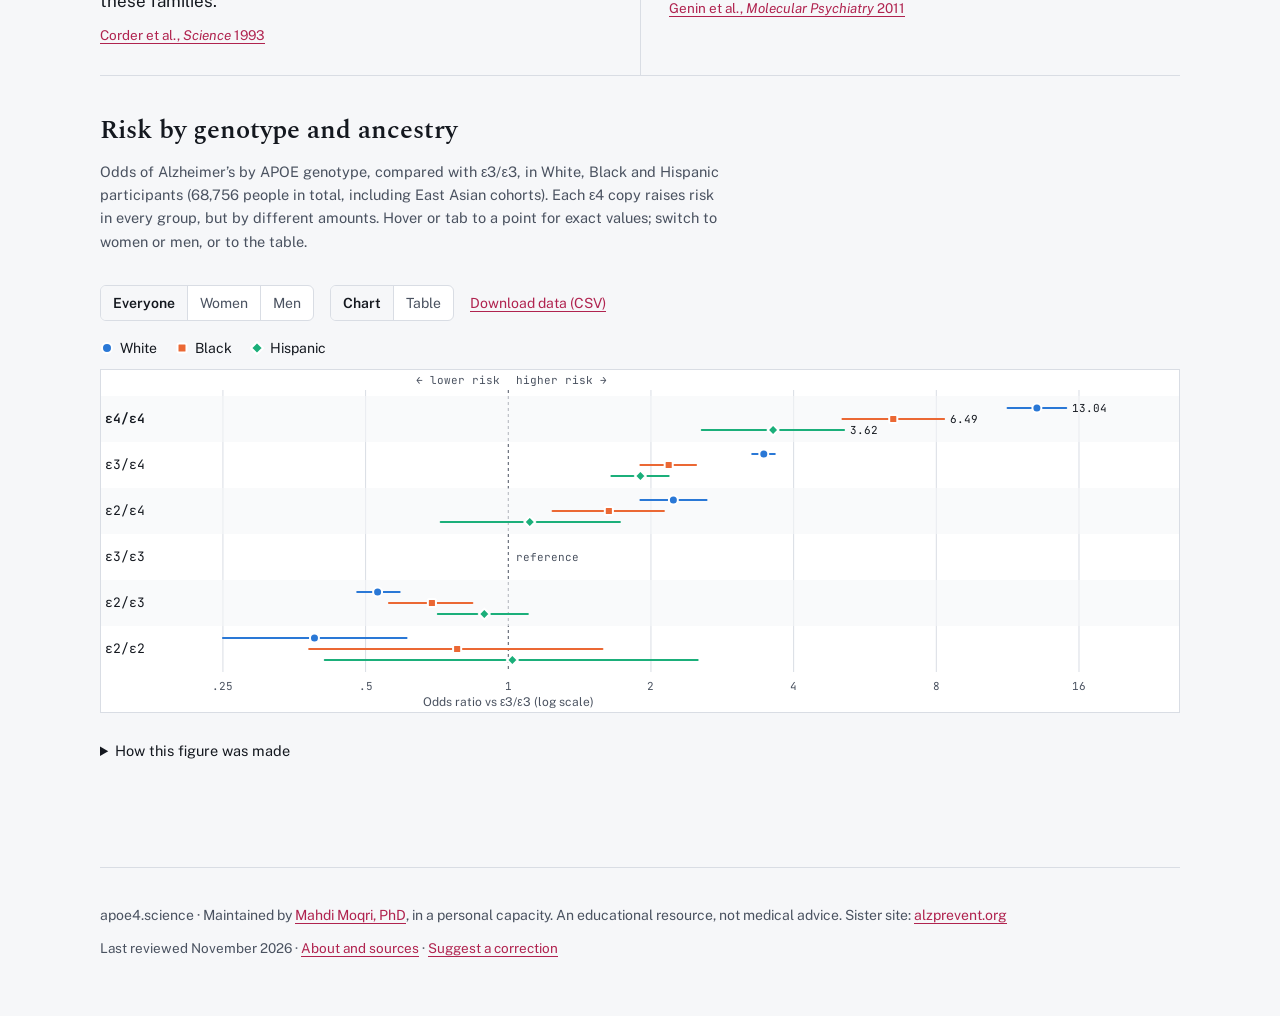
<file: gene.html>
<!doctype html>
<html lang="en">
<head>
<meta charset="utf-8">
<meta name="viewport" content="width=device-width, initial-scale=1, viewport-fit=cover">
<title>The APOE gene and the evidence · APOE4.science</title>
<meta name="claude:viewport-fit-sides" content="cover">
<meta name="description" content="A community resource on APOE ε4 homozygosity: evidence, data, trials and drugs.">
<link rel="icon" href="favicon.svg" type="image/svg+xml">
<meta name="theme-color" content="#b0234f">
<meta property="og:type" content="website">
<meta property="og:site_name" content="APOE4.science">
<meta property="og:title" content="The APOE gene and the evidence · APOE4.science">
<meta property="og:description" content="A community resource on APOE ε4 homozygosity: evidence, data, trials and drugs.">
<meta property="og:url" content="https://apoe4.science/gene.html">
<meta property="og:image" content="https://apoe4.science/og.png">
<meta property="og:image:width" content="1200">
<meta property="og:image:height" content="630">
<meta name="twitter:card" content="summary_large_image">
<link rel="canonical" href="https://apoe4.science/gene.html">
<link rel="preconnect" href="https://fonts.googleapis.com">
<link rel="preconnect" href="https://fonts.gstatic.com" crossorigin>
<link rel="stylesheet" href="https://fonts.googleapis.com/css2?family=Spectral:ital,wght@0,400;0,600;1,400&family=Public+Sans:wght@400;600&family=JetBrains+Mono:wght@400;600&display=swap">
<link rel="stylesheet" href="style.css?v=4">
</head>
<body>
<a class="skip" href="#main">Skip to content</a>
<div class="wrap">
  <header class="top">
    <a class="mark" href="index.html">apoe<span>4</span>.science</a>
    <nav aria-label="Pages">
      <a href="index.html">Home</a>
      <a href="start.html">Start here</a>
      <a href="gene.html" aria-current="page">Gene and evidence</a>
      <a href="drugs.html">Drugs</a>
      <a href="trials.html">Trials</a>
      <a href="resources.html">Resources</a>
      <a href="papers.html">Papers</a>
      <a href="glossary.html">Glossary</a>
      <a href="newsletter.html">Newsletter</a>
    </nav>
  </header>
  <main id="main">
    <div class="page-head">
      <p class="label">The gene</p>
      <h1>One letter apart</h1>
      <p class="lede">Apolipoprotein E carries cholesterol and other lipids in the brain and blood. Everyone inherits two copies, one from each parent.</p>
    </div>
    <section>
      <div class="alleles" role="region" aria-label="APOE alleles" tabindex="0">
        <table class="allele">
          <thead><tr><th>Allele</th><th>Residue 112</th><th>Residue 158</th><th>Alzheimer’s risk</th></tr></thead>
          <tbody>
            <tr><td class="al c-e2">ε2</td><td><span class="res c-e2"><b>C</b>Cys</span></td><td><span class="res c-e2"><b>C</b>Cys</span></td><td>Lower than ε3</td></tr>
            <tr><td class="al c-e3">ε3</td><td><span class="res c-e3"><b>C</b>Cys</span></td><td><span class="res c-e3"><b>R</b>Arg</span></td><td>Reference (most common)</td></tr>
            <tr class="is-e4"><td class="al c-e4">ε4</td><td><span class="res c-e4"><b>R</b>Arg</span></td><td><span class="res c-e4"><b>R</b>Arg</span></td><td><strong>Highest; strongest with two copies</strong></td></tr>
          </tbody>
        </table>
      </div>
      <p class="note">A single amino-acid change at residue 112 separates ε4 from ε3. Carrying one ε4 copy raises risk; carrying two (ε4/ε4, homozygous) raises it much further and shifts symptoms to an earlier, more predictable age. Risk by genotype also differs by age, sex and ancestry.</p>
    </section>
    <section id="evidence">
      <div class="sec-head">
        <p class="label">What we know</p>
        <h2>Evidence so far</h2>
      </div>
      <div class="findings">
        <article class="finding">
          <div class="fig">~65</div>
          <p>Typical age at symptom onset in ε4/ε4 carriers, with a narrower range than in ε3/ε3. Almost all show Alzheimer’s pathology at autopsy.</p>
          <p class="src"><a href="https://doi.org/10.1038/s41591-024-02931-w" target="_blank" rel="noopener">Fortea et al., <i>Nature Medicine</i> 2024</a> (<a href="resources.html#nacc">NACC</a> brain donors and five biomarker cohorts)</p>
        </article>
        <article class="finding">
          <div class="fig">55</div>
          <p>Age from which Alzheimer’s biomarkers are already higher than in ε3/ε3. By 65, nearly all have abnormal spinal-fluid amyloid and about 75% have a positive amyloid scan.</p>
          <p class="src"><a href="https://doi.org/10.1038/s41591-024-02931-w" target="_blank" rel="noopener">Fortea et al., <i>Nature Medicine</i> 2024</a></p>
        </article>
        <article class="finding">
          <div class="fig">~13×</div>
          <p>Higher odds of moderate to severe amyloid in brain blood vessel walls (cerebral amyloid angiopathy) at autopsy with two ε4 copies.</p>
          <p class="src"><a href="https://doi.org/10.1002/ana.410380219" target="_blank" rel="noopener">Greenberg et al., <i>Annals of Neurology</i> 1995</a></p>
        </article>
        <article class="finding">
          <div class="fig">4.8×</div>
          <p>Higher odds of accumulating two or more small brain bleeds over follow-up in ε4/ε4 adults without symptoms. This matters for the safety of anti-amyloid drugs.</p>
          <p class="src"><a href="https://doi.org/10.1002/alz.70751" target="_blank" rel="noopener">A4 Study, <i>Alzheimer’s &amp; Dementia</i> 2025</a></p>
        </article>
        <article class="finding">
          <div class="fig">84 → 68</div>
          <p>Mean age at onset fell from 84 to 68 as the number of ε4 copies rose, in 42 families with late-onset Alzheimer’s. Two copies were nearly sufficient to cause disease by age 80 in these families.</p>
          <p class="src"><a href="https://doi.org/10.1126/science.8346443" target="_blank" rel="noopener">Corder et al., <i>Science</i> 1993</a></p>
        </article>
        <article class="finding">
          <div class="fig">51–60%</div>
          <p>Estimated lifetime risk of Alzheimer’s by age 85 for ε4/ε4 (about 51% in men and 60% in women), versus about 11–14% for the general population. Family studies give higher estimates.</p>
          <p class="src"><a href="https://doi.org/10.1038/mp.2011.52" target="_blank" rel="noopener">Genin et al., <i>Molecular Psychiatry</i> 2011</a></p>
        </article>
      </div>
      <div class="group" style="margin-top:40px">
        <h2>Risk by genotype and ancestry</h2>
        <p class="note" style="margin-top:0">Odds of Alzheimer’s by APOE genotype, compared with ε3/ε3, in White, Black and Hispanic participants (68,756 people in total, including East Asian cohorts). Each ε4 copy raises risk in every group, but by different amounts. Hover or tab to a point for exact values; switch to women or men, or to the table.</p>
        <div class="fp" id="fig-belloy">
          <noscript>
          <div class="alleles" role="region" aria-label="Odds of Alzheimer’s by APOE genotype, compared with ε3/ε3" tabindex="0"><table class="data"><thead><tr><th>Genotype</th><th>White</th><th>Black</th><th>Hispanic</th></tr></thead><tbody><tr><td data-label="Genotype"><div>ε4/ε4</div></td><td data-label="White" class="num"><div>13.04 (11.31–15.04)</div></td><td data-label="Black" class="num"><div>6.49 (5.07–8.31)</div></td><td data-label="Hispanic" class="num"><div>3.62 (2.56–5.11)</div></td></tr><tr><td data-label="Genotype"><div>ε3/ε4</div></td><td data-label="White" class="num"><div>3.46 (3.27–3.65)</div></td><td data-label="Black" class="num"><div>2.18 (1.90–2.49)</div></td><td data-label="Hispanic" class="num"><div>1.90 (1.65–2.18)</div></td></tr><tr><td data-label="Genotype"><div>ε2/ε4</div></td><td data-label="White" class="num"><div>2.23 (1.90–2.62)</div></td><td data-label="Black" class="num"><div>1.63 (1.24–2.13)</div></td><td data-label="Hispanic" class="num"><div>1.11 (0.72–1.72)</div></td></tr><tr><td data-label="Genotype"><div>ε3/ε3</div></td><td data-label="White" class="num"><div>1 (reference)</div></td><td data-label="Black" class="num"><div>1 (reference)</div></td><td data-label="Hispanic" class="num"><div>1 (reference)</div></td></tr><tr><td data-label="Genotype"><div>ε2/ε3</div></td><td data-label="White" class="num"><div>0.53 (0.48–0.59)</div></td><td data-label="Black" class="num"><div>0.69 (0.56–0.84)</div></td><td data-label="Hispanic" class="num"><div>0.89 (0.71–1.10)</div></td></tr><tr><td data-label="Genotype"><div>ε2/ε2</div></td><td data-label="White" class="num"><div>0.39 (0.25–0.61)</div></td><td data-label="Black" class="num"><div>0.78 (0.38–1.58)</div></td><td data-label="Hispanic" class="num"><div>1.02 (0.41–2.51)</div></td></tr></tbody></table></div>
          </noscript>
        </div>
        <details class="fp-how">
          <summary>How this figure was made</summary>
          <p>Redrawn from Table 1 of <a href="https://doi.org/10.1001/jamaneurol.2023.3599" target="_blank" rel="noopener">Belloy et al., <i>JAMA Neurology</i> 2023</a> (open access). Values were extracted from the published full text, not digitized from the figure, and checked against the numbers in the paper’s abstract (for example, ε3/ε4 in White participants: 3.46, 95% CI 3.27–3.65). Odds ratios compare each genotype with ε3/ε3 within the same group; lines show 95% confidence intervals. East Asian estimates for every genotype are in the paper’s supplement (eTable 6) and are not shown; for ε3/ε4 the odds ratio was 4.54 (3.99–5.17).</p>
          <p><a href="data/belloy-2023-table1.csv" download>Download the data (CSV)</a>: 54 rows, by sex, genotype and group, with carrier counts.</p>
        </details>
      </div>
<script src="figs/belloy-2023.js"></script>
<script src="figs/forest.js" defer></script>
    </section>
  </main>
  <footer>
    <span>apoe4.science · Maintained by <a href="https://moqri.bwh.harvard.edu/" target="_blank" rel="noopener">Mahdi Moqri, PhD</a>, in a personal capacity. An educational resource, not medical advice. Sister site: <a href="https://alzprevent.org" target="_blank" rel="noopener">alzprevent.org</a></span>
    <span class="updated">Last reviewed November 2026 · <a href="about.html">About and sources</a> · <a href="https://github.com/Moqri-Lab/APOE4.science/issues" target="_blank" rel="noopener">Suggest a correction</a></span>
  </footer>
</div>

<script>var c=document.querySelector('nav a[aria-current]');if(c&&c.scrollIntoView&&window.innerWidth<640)c.scrollIntoView({inline:"center",block:"nearest"});</script>
</body>
</html>
</file>
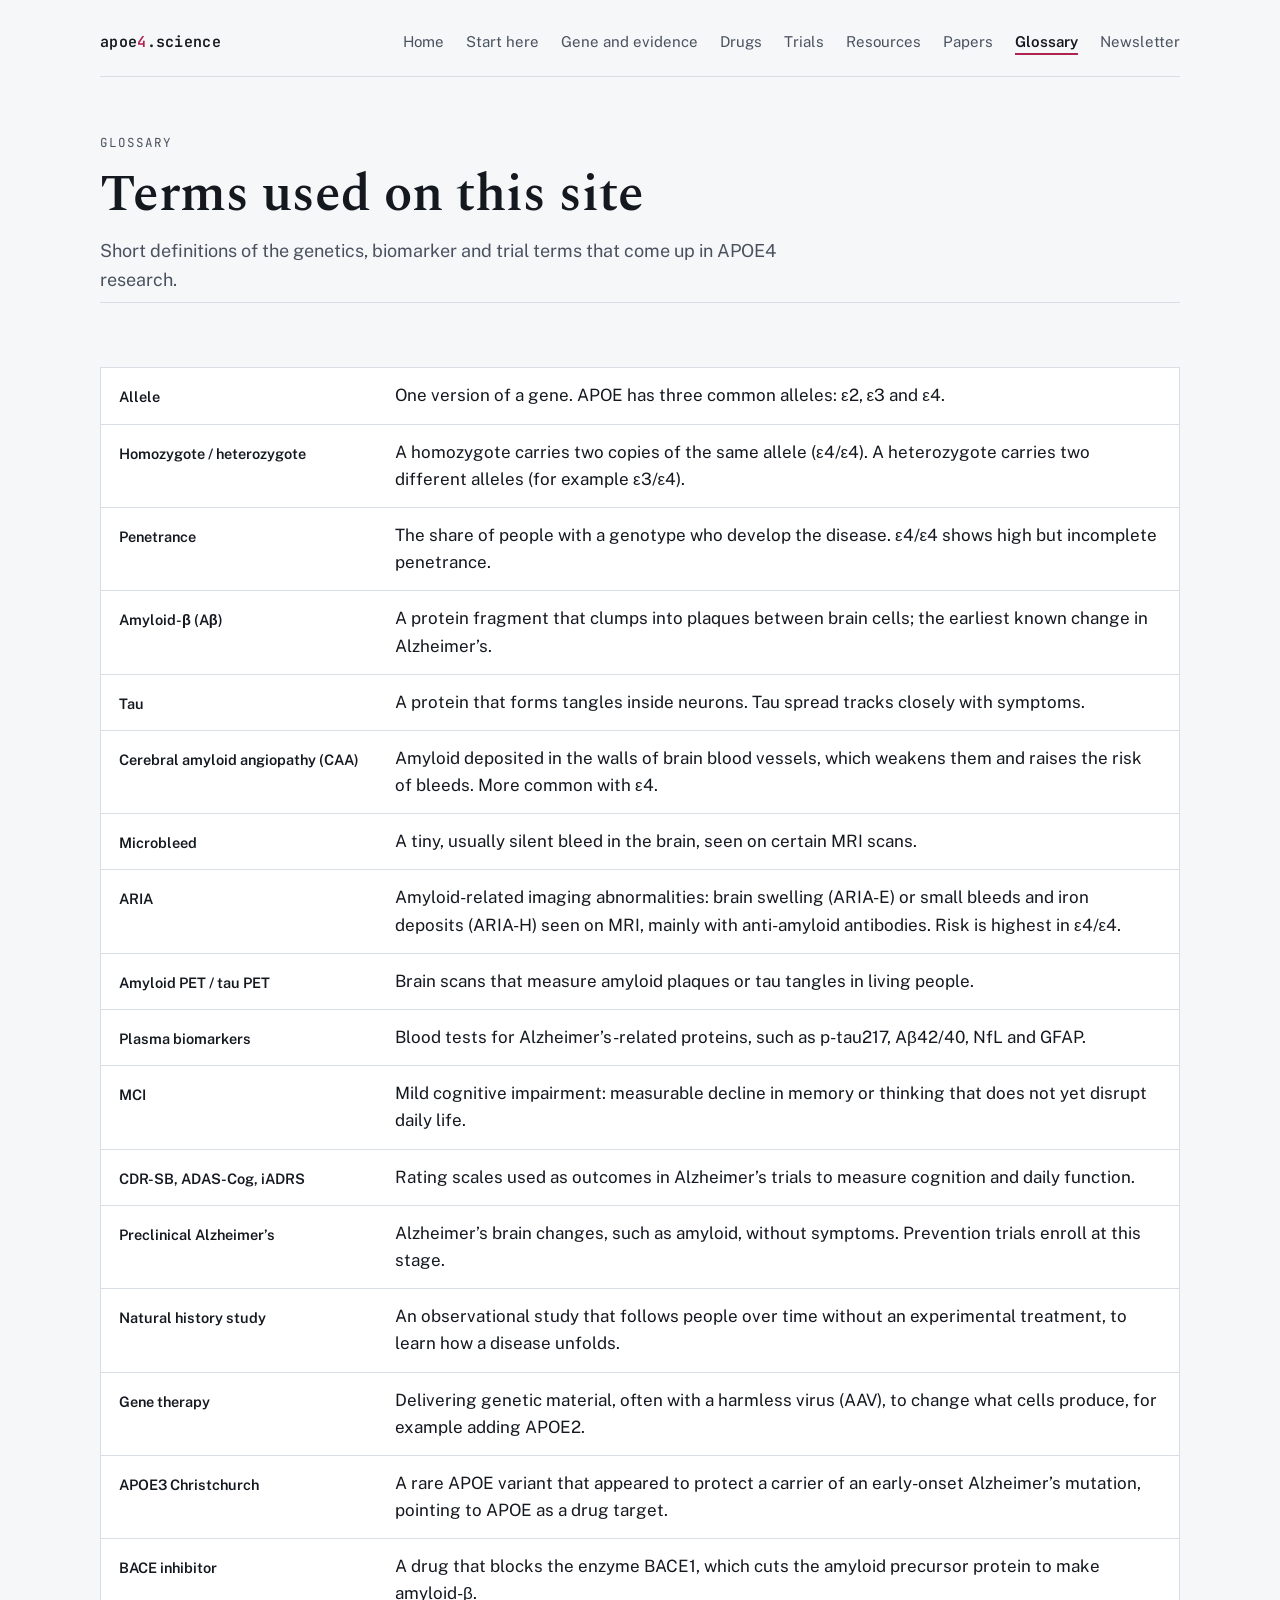
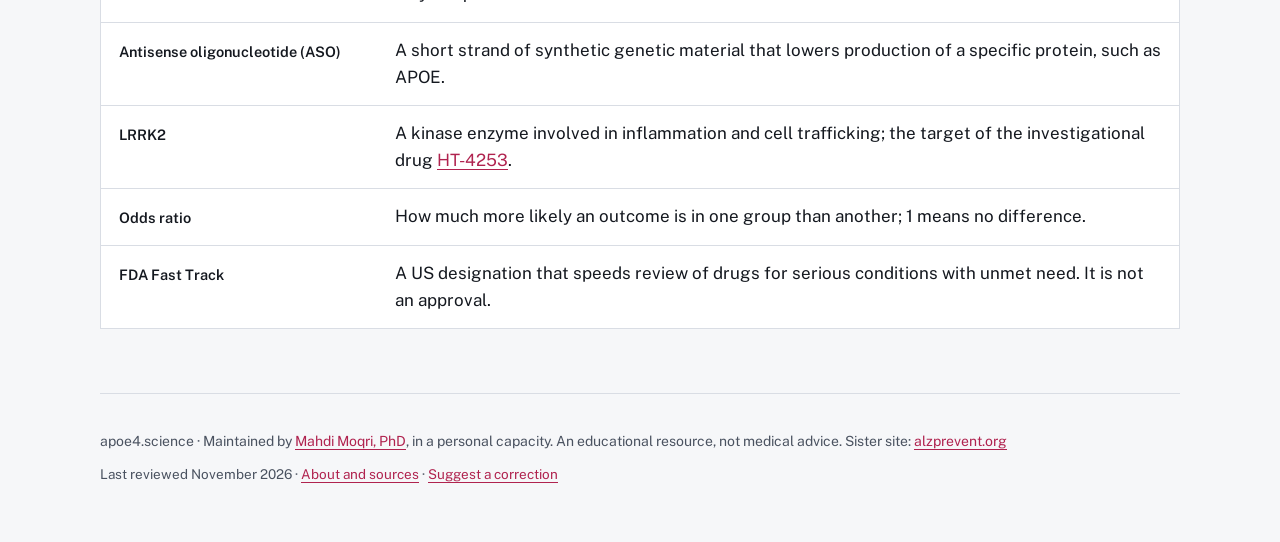
<file: glossary.html>
<!doctype html>
<html lang="en">
<head>
<meta charset="utf-8">
<meta name="viewport" content="width=device-width, initial-scale=1, viewport-fit=cover">
<title>Glossary · APOE4.science</title>
<meta name="claude:viewport-fit-sides" content="cover">
<meta name="description" content="A community resource on APOE ε4 homozygosity: evidence, data, trials and drugs.">
<link rel="icon" href="favicon.svg" type="image/svg+xml">
<meta name="theme-color" content="#b0234f">
<meta property="og:type" content="website">
<meta property="og:site_name" content="APOE4.science">
<meta property="og:title" content="Glossary · APOE4.science">
<meta property="og:description" content="A community resource on APOE ε4 homozygosity: evidence, data, trials and drugs.">
<meta property="og:url" content="https://apoe4.science/glossary.html">
<meta property="og:image" content="https://apoe4.science/og.png">
<meta property="og:image:width" content="1200">
<meta property="og:image:height" content="630">
<meta name="twitter:card" content="summary_large_image">
<link rel="canonical" href="https://apoe4.science/glossary.html">
<link rel="preconnect" href="https://fonts.googleapis.com">
<link rel="preconnect" href="https://fonts.gstatic.com" crossorigin>
<link rel="stylesheet" href="https://fonts.googleapis.com/css2?family=Spectral:ital,wght@0,400;0,600;1,400&family=Public+Sans:wght@400;600&family=JetBrains+Mono:wght@400;600&display=swap">
<link rel="stylesheet" href="style.css?v=4">
</head>
<body>
<a class="skip" href="#main">Skip to content</a>
<div class="wrap">
  <header class="top">
    <a class="mark" href="index.html">apoe<span>4</span>.science</a>
    <nav aria-label="Pages">
      <a href="index.html">Home</a>
      <a href="start.html">Start here</a>
      <a href="gene.html">Gene and evidence</a>
      <a href="drugs.html">Drugs</a>
      <a href="trials.html">Trials</a>
      <a href="resources.html">Resources</a>
      <a href="papers.html">Papers</a>
      <a href="glossary.html" aria-current="page">Glossary</a>
      <a href="newsletter.html">Newsletter</a>
    </nav>
  </header>
  <main id="main">
    <div class="page-head">
      <p class="label">Glossary</p>
      <h1>Terms used on this site</h1>
      <p class="lede">Short definitions of the genetics, biomarker and trial terms that come up in APOE4 research.</p>
    </div>
    <section>
      <dl class="facts glossary">
        <div><dt>Allele</dt><dd>One version of a gene. APOE has three common alleles: ε2, ε3 and ε4.</dd></div>
        <div><dt>Homozygote / heterozygote</dt><dd>A homozygote carries two copies of the same allele (ε4/ε4). A heterozygote carries two different alleles (for example ε3/ε4).</dd></div>
        <div><dt>Penetrance</dt><dd>The share of people with a genotype who develop the disease. ε4/ε4 shows high but incomplete penetrance.</dd></div>
        <div><dt>Amyloid-β (Aβ)</dt><dd>A protein fragment that clumps into plaques between brain cells; the earliest known change in Alzheimer’s.</dd></div>
        <div><dt>Tau</dt><dd>A protein that forms tangles inside neurons. Tau spread tracks closely with symptoms.</dd></div>
        <div><dt>Cerebral amyloid angiopathy (CAA)</dt><dd>Amyloid deposited in the walls of brain blood vessels, which weakens them and raises the risk of bleeds. More common with ε4.</dd></div>
        <div><dt>Microbleed</dt><dd>A tiny, usually silent bleed in the brain, seen on certain MRI scans.</dd></div>
        <div><dt>ARIA</dt><dd>Amyloid-related imaging abnormalities: brain swelling (ARIA-E) or small bleeds and iron deposits (ARIA-H) seen on MRI, mainly with anti-amyloid antibodies. Risk is highest in ε4/ε4.</dd></div>
        <div><dt>Amyloid PET / tau PET</dt><dd>Brain scans that measure amyloid plaques or tau tangles in living people.</dd></div>
        <div><dt>Plasma biomarkers</dt><dd>Blood tests for Alzheimer’s-related proteins, such as p-tau217, Aβ42/40, NfL and GFAP.</dd></div>
        <div><dt>MCI</dt><dd>Mild cognitive impairment: measurable decline in memory or thinking that does not yet disrupt daily life.</dd></div>
        <div><dt>CDR-SB, ADAS-Cog, iADRS</dt><dd>Rating scales used as outcomes in Alzheimer’s trials to measure cognition and daily function.</dd></div>
        <div><dt>Preclinical Alzheimer’s</dt><dd>Alzheimer’s brain changes, such as amyloid, without symptoms. Prevention trials enroll at this stage.</dd></div>
        <div><dt>Natural history study</dt><dd>An observational study that follows people over time without an experimental treatment, to learn how a disease unfolds.</dd></div>
        <div><dt>Gene therapy</dt><dd>Delivering genetic material, often with a harmless virus (AAV), to change what cells produce, for example adding APOE2.</dd></div>
        <div><dt>APOE3 Christchurch</dt><dd>A rare APOE variant that appeared to protect a carrier of an early-onset Alzheimer’s mutation, pointing to APOE as a drug target.</dd></div>
        <div><dt>BACE inhibitor</dt><dd>A drug that blocks the enzyme BACE1, which cuts the amyloid precursor protein to make amyloid-β.</dd></div>
        <div><dt>Antisense oligonucleotide (ASO)</dt><dd>A short strand of synthetic genetic material that lowers production of a specific protein, such as APOE.</dd></div>
        <div><dt>LRRK2</dt><dd>A kinase enzyme involved in inflammation and cell trafficking; the target of the investigational drug <a href="trials.html#trial-ht-4253">HT-4253</a>.</dd></div>
        <div><dt>Odds ratio</dt><dd>How much more likely an outcome is in one group than another; 1 means no difference.</dd></div>
        <div><dt>FDA Fast Track</dt><dd>A US designation that speeds review of drugs for serious conditions with unmet need. It is not an approval.</dd></div>
      </dl>
    </section>
  </main>
  <footer>
    <span>apoe4.science · Maintained by <a href="https://moqri.bwh.harvard.edu/" target="_blank" rel="noopener">Mahdi Moqri, PhD</a>, in a personal capacity. An educational resource, not medical advice. Sister site: <a href="https://alzprevent.org" target="_blank" rel="noopener">alzprevent.org</a></span>
    <span class="updated">Last reviewed November 2026 · <a href="about.html">About and sources</a> · <a href="https://github.com/Moqri-Lab/APOE4.science/issues" target="_blank" rel="noopener">Suggest a correction</a></span>
  </footer>
</div>

<script>var c=document.querySelector('nav a[aria-current]');if(c&&c.scrollIntoView&&window.innerWidth<640)c.scrollIntoView({inline:"center",block:"nearest"});</script>
</body>
</html>
</file>
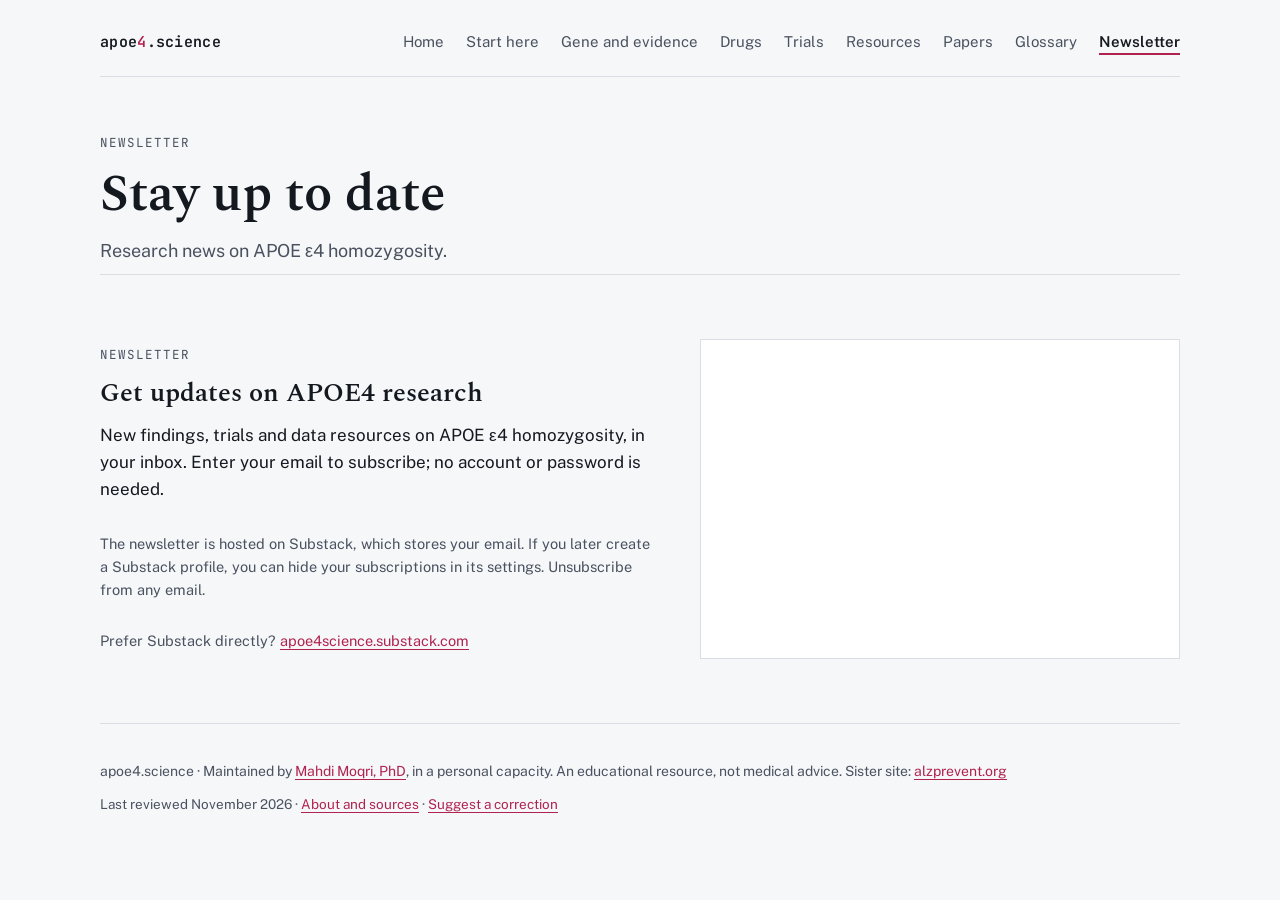
<file: newsletter.html>
<!doctype html>
<html lang="en">
<head>
<meta charset="utf-8">
<meta name="viewport" content="width=device-width, initial-scale=1, viewport-fit=cover">
<title>Newsletter · APOE4.science</title>
<meta name="claude:viewport-fit-sides" content="cover">
<meta name="description" content="A community resource on APOE ε4 homozygosity: evidence, data, trials and drugs.">
<link rel="icon" href="favicon.svg" type="image/svg+xml">
<meta name="theme-color" content="#b0234f">
<meta property="og:type" content="website">
<meta property="og:site_name" content="APOE4.science">
<meta property="og:title" content="Newsletter · APOE4.science">
<meta property="og:description" content="A community resource on APOE ε4 homozygosity: evidence, data, trials and drugs.">
<meta property="og:url" content="https://apoe4.science/newsletter.html">
<meta property="og:image" content="https://apoe4.science/og.png">
<meta property="og:image:width" content="1200">
<meta property="og:image:height" content="630">
<meta name="twitter:card" content="summary_large_image">
<link rel="canonical" href="https://apoe4.science/newsletter.html">
<link rel="preconnect" href="https://fonts.googleapis.com">
<link rel="preconnect" href="https://fonts.gstatic.com" crossorigin>
<link rel="stylesheet" href="https://fonts.googleapis.com/css2?family=Spectral:ital,wght@0,400;0,600;1,400&family=Public+Sans:wght@400;600&family=JetBrains+Mono:wght@400;600&display=swap">
<link rel="stylesheet" href="style.css?v=4">
</head>
<body>
<a class="skip" href="#main">Skip to content</a>
<div class="wrap">
  <header class="top">
    <a class="mark" href="index.html">apoe<span>4</span>.science</a>
    <nav aria-label="Pages">
      <a href="index.html">Home</a>
      <a href="start.html">Start here</a>
      <a href="gene.html">Gene and evidence</a>
      <a href="drugs.html">Drugs</a>
      <a href="trials.html">Trials</a>
      <a href="resources.html">Resources</a>
      <a href="papers.html">Papers</a>
      <a href="glossary.html">Glossary</a>
      <a href="newsletter.html" aria-current="page">Newsletter</a>
    </nav>
  </header>
  <main id="main">
    <div class="page-head">
      <p class="label">Newsletter</p>
      <h1>Stay up to date</h1>
      <p class="lede">Research news on APOE ε4 homozygosity.</p>
    </div>
    <section id="newsletter">
      <div class="signup">
        <div class="prose">
          <p class="label">Newsletter</p>
          <h2>Get updates on APOE4 research</h2>
          <p>New findings, trials and data resources on APOE ε4 homozygosity, in your inbox. Enter your email to subscribe; no account or password is needed.</p>
          <p class="note">The newsletter is hosted on Substack, which stores your email. If you later create a Substack profile, you can hide your subscriptions in its settings. Unsubscribe from any email.</p>
          <p class="note">Prefer Substack directly? <a href="https://apoe4science.substack.com" target="_blank" rel="noopener">apoe4science.substack.com</a></p>
        </div>
        <iframe src="https://apoe4science.substack.com/embed" title="Subscribe to the APOE4.science newsletter" loading="lazy" scrolling="no"></iframe>
      </div>
    </section>
  </main>
  <footer>
    <span>apoe4.science · Maintained by <a href="https://moqri.bwh.harvard.edu/" target="_blank" rel="noopener">Mahdi Moqri, PhD</a>, in a personal capacity. An educational resource, not medical advice. Sister site: <a href="https://alzprevent.org" target="_blank" rel="noopener">alzprevent.org</a></span>
    <span class="updated">Last reviewed November 2026 · <a href="about.html">About and sources</a> · <a href="https://github.com/Moqri-Lab/APOE4.science/issues" target="_blank" rel="noopener">Suggest a correction</a></span>
  </footer>
</div>

<script>var c=document.querySelector('nav a[aria-current]');if(c&&c.scrollIntoView&&window.innerWidth<640)c.scrollIntoView({inline:"center",block:"nearest"});</script>
</body>
</html>
</file>
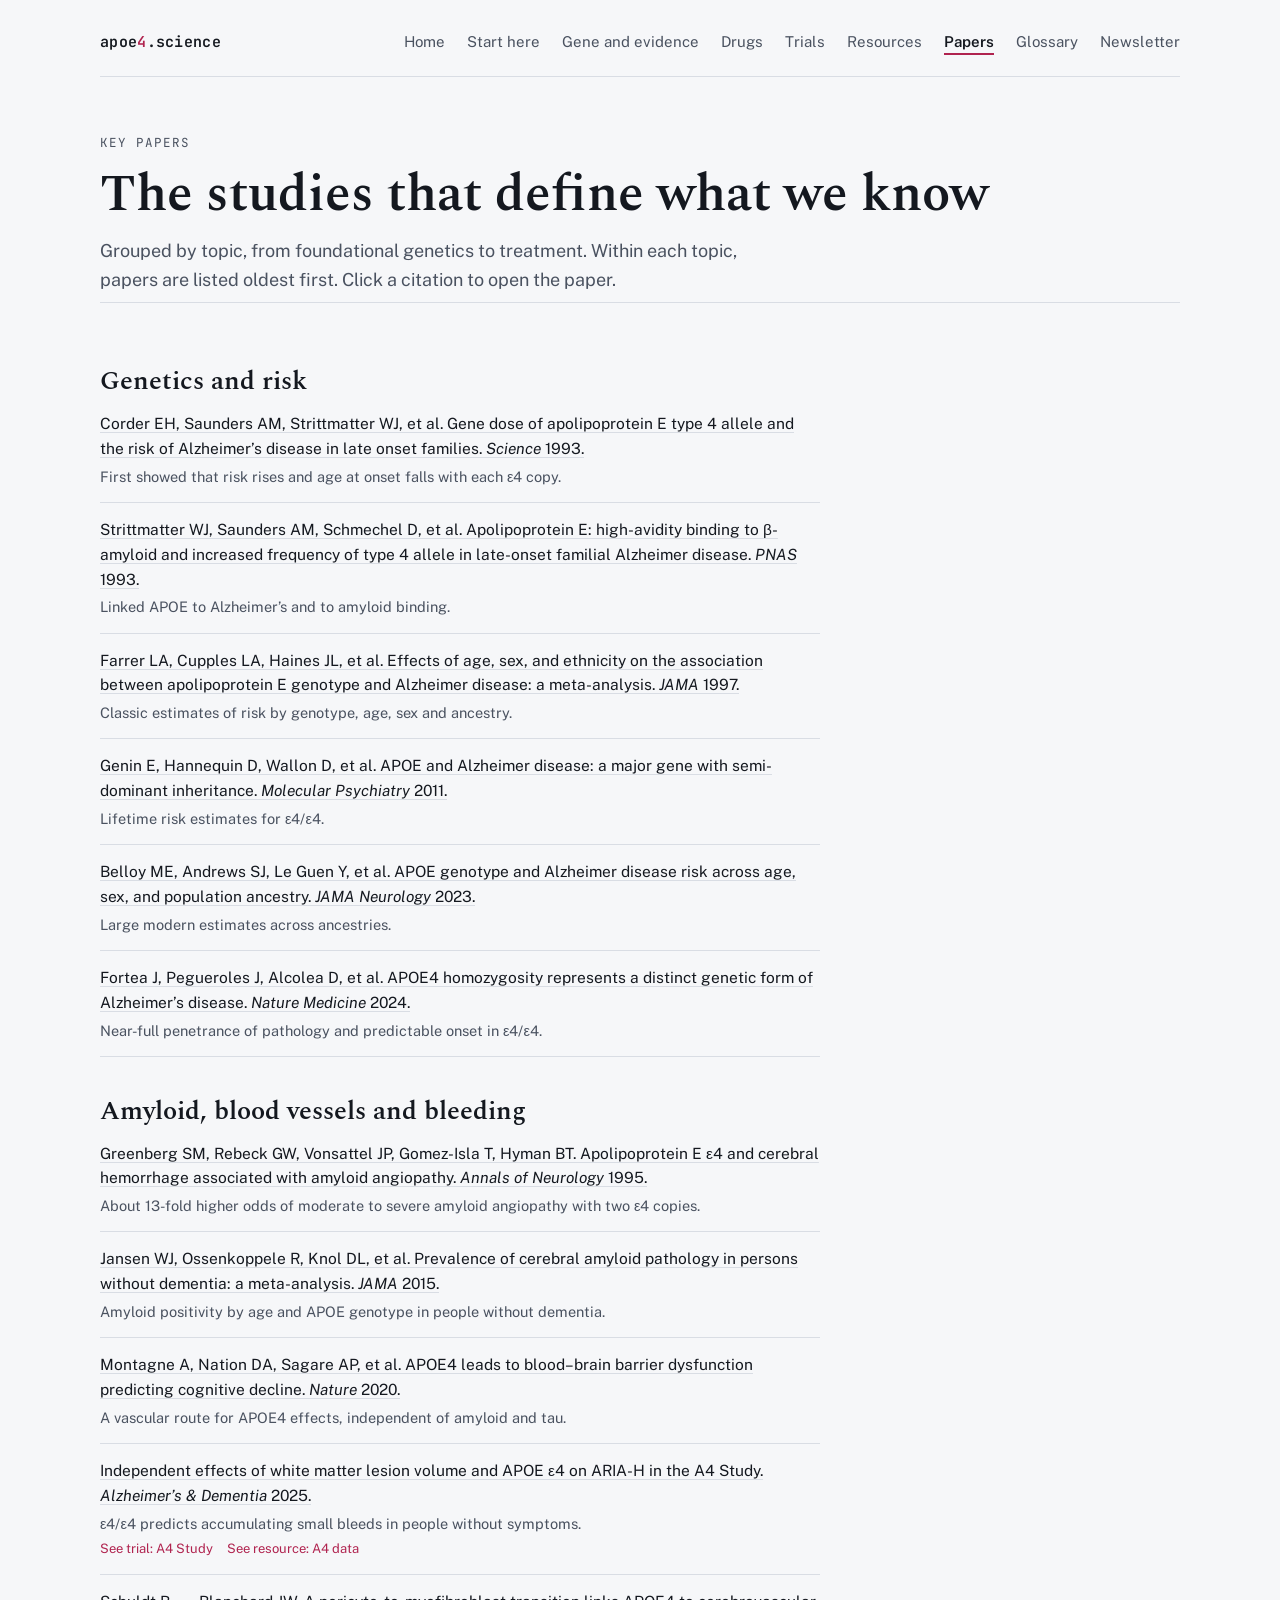
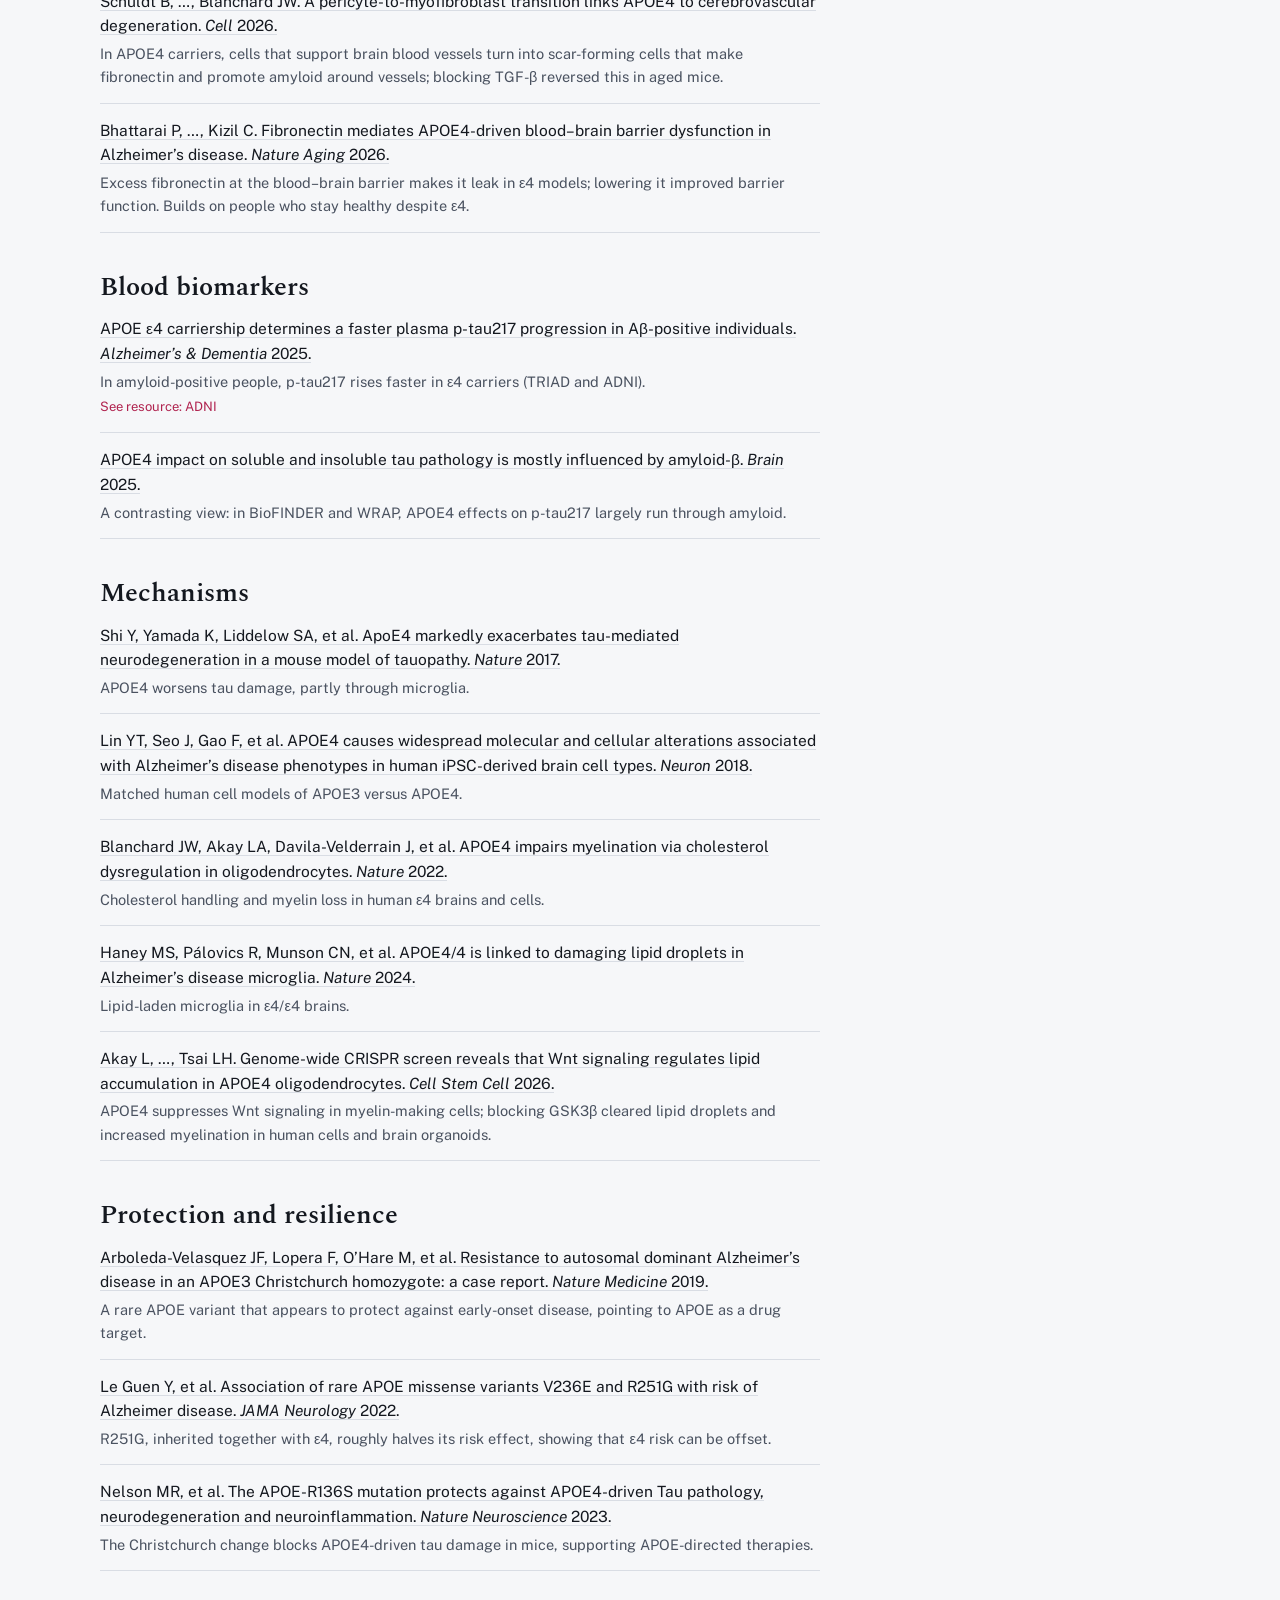
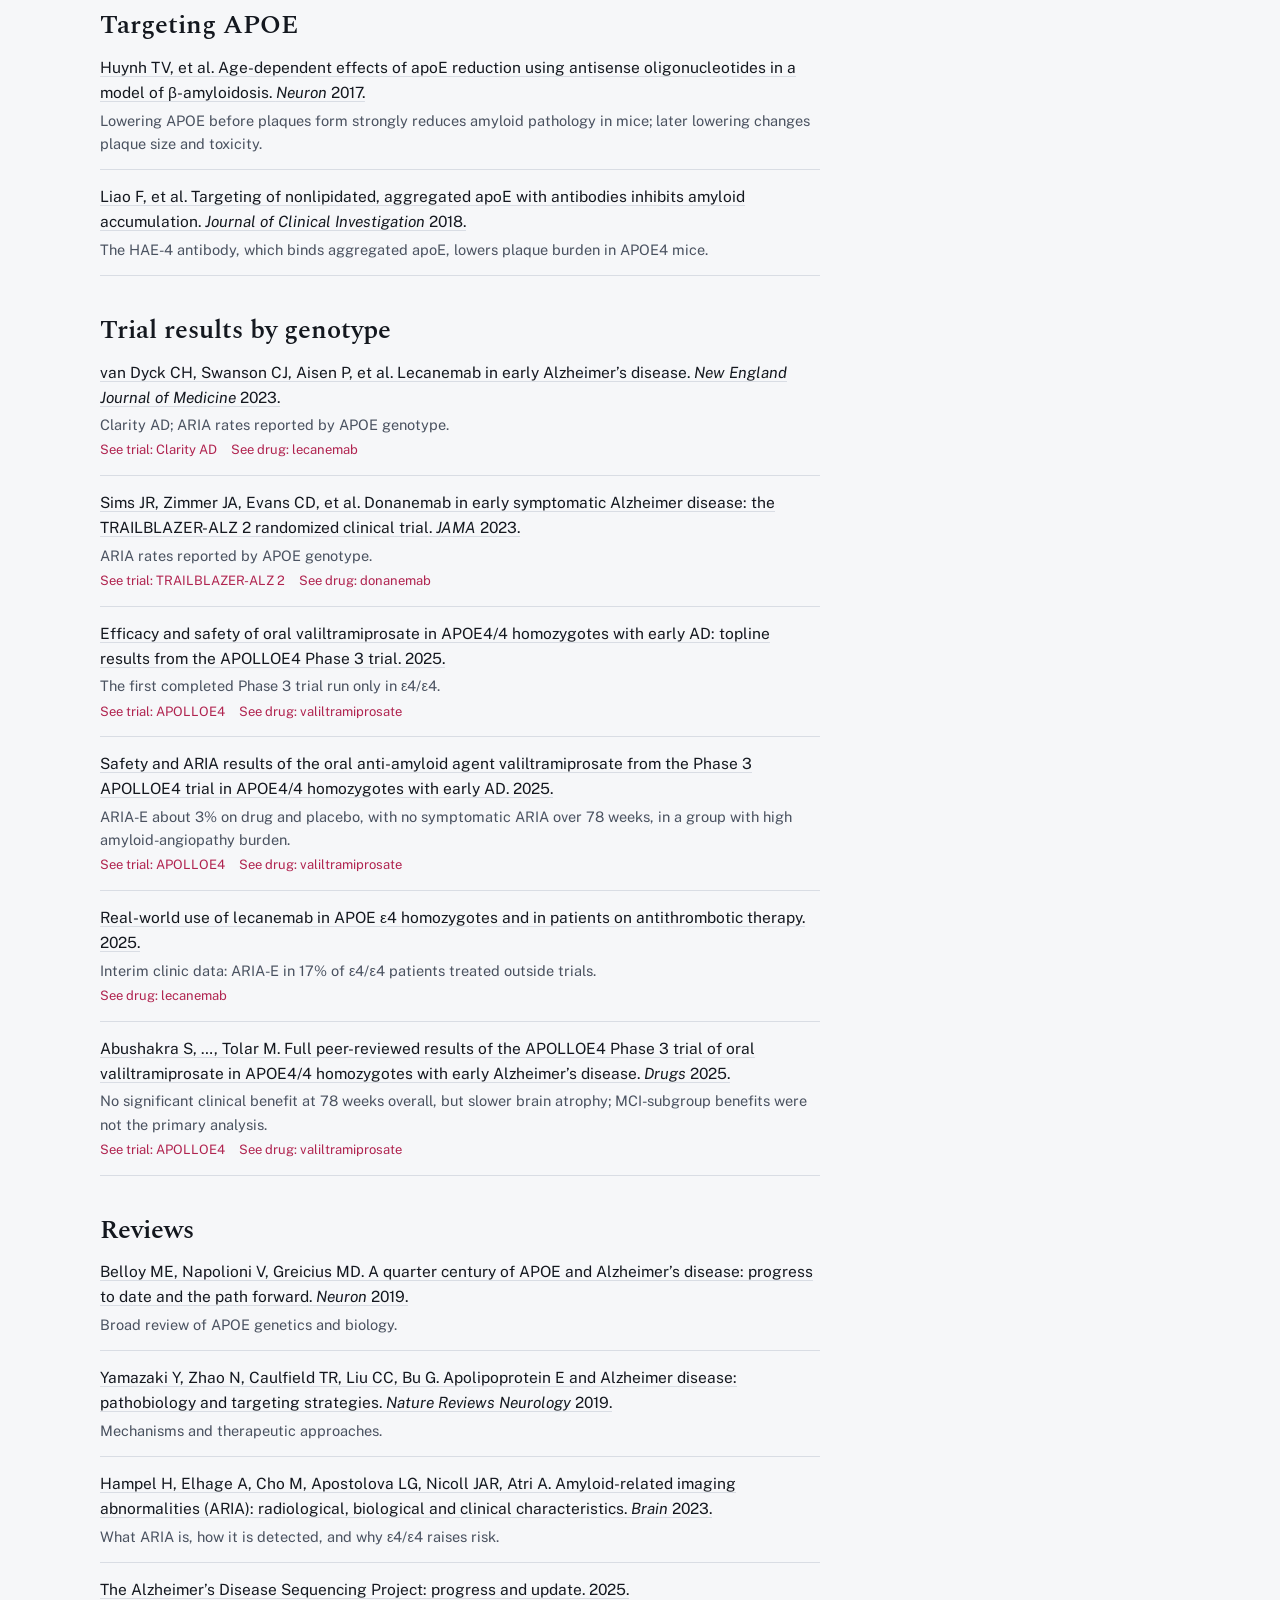
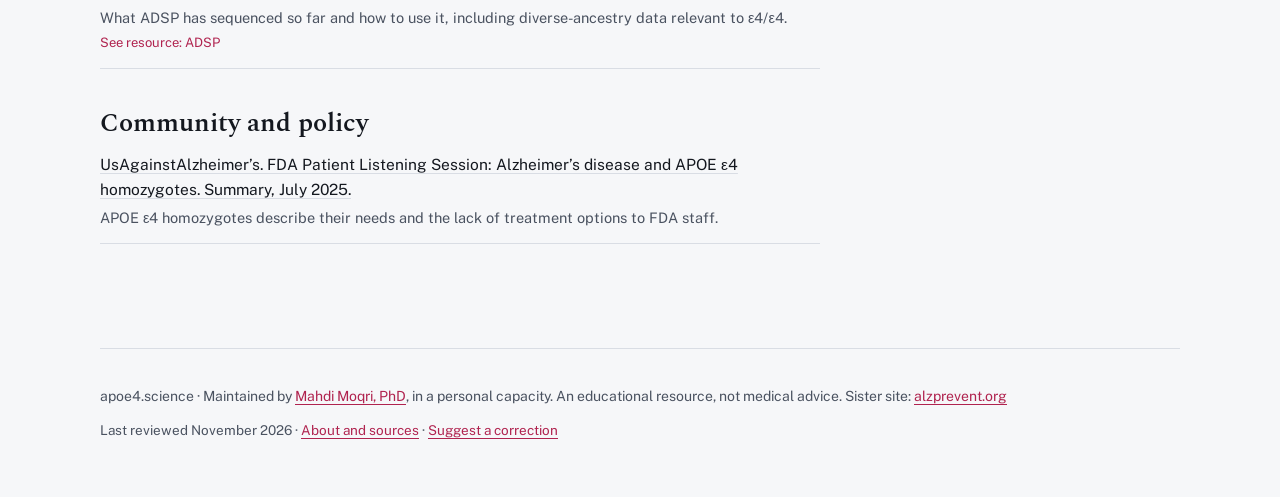
<file: papers.html>
<!doctype html>
<html lang="en">
<head>
<meta charset="utf-8">
<meta name="viewport" content="width=device-width, initial-scale=1, viewport-fit=cover">
<title>Key papers · APOE4.science</title>
<meta name="claude:viewport-fit-sides" content="cover">
<meta name="description" content="A community resource on APOE ε4 homozygosity: evidence, data, trials and drugs.">
<link rel="icon" href="favicon.svg" type="image/svg+xml">
<meta name="theme-color" content="#b0234f">
<meta property="og:type" content="website">
<meta property="og:site_name" content="APOE4.science">
<meta property="og:title" content="Key papers · APOE4.science">
<meta property="og:description" content="A community resource on APOE ε4 homozygosity: evidence, data, trials and drugs.">
<meta property="og:url" content="https://apoe4.science/papers.html">
<meta property="og:image" content="https://apoe4.science/og.png">
<meta property="og:image:width" content="1200">
<meta property="og:image:height" content="630">
<meta name="twitter:card" content="summary_large_image">
<link rel="canonical" href="https://apoe4.science/papers.html">
<link rel="preconnect" href="https://fonts.googleapis.com">
<link rel="preconnect" href="https://fonts.gstatic.com" crossorigin>
<link rel="stylesheet" href="https://fonts.googleapis.com/css2?family=Spectral:ital,wght@0,400;0,600;1,400&family=Public+Sans:wght@400;600&family=JetBrains+Mono:wght@400;600&display=swap">
<link rel="stylesheet" href="style.css?v=4">
</head>
<body>
<a class="skip" href="#main">Skip to content</a>
<div class="wrap">
  <header class="top">
    <a class="mark" href="index.html">apoe<span>4</span>.science</a>
    <nav aria-label="Pages">
      <a href="index.html">Home</a>
      <a href="start.html">Start here</a>
      <a href="gene.html">Gene and evidence</a>
      <a href="drugs.html">Drugs</a>
      <a href="trials.html">Trials</a>
      <a href="resources.html">Resources</a>
      <a href="papers.html" aria-current="page">Papers</a>
      <a href="glossary.html">Glossary</a>
      <a href="newsletter.html">Newsletter</a>
    </nav>
  </header>
  <main id="main">
    <div class="page-head">
      <p class="label">Key papers</p>
      <h1>The studies that define what we know</h1>
      <p class="lede">Grouped by topic, from foundational genetics to treatment. Within each topic, papers are listed oldest first. Click a citation to open the paper.</p>
    </div>
    <section>
    <div class="group">
      <h2>Genetics and risk</h2>
      <ul class="refs">
        <li><a class="paper" href="https://doi.org/10.1126/science.8346443" target="_blank" rel="noopener">Corder EH, Saunders AM, Strittmatter WJ, et al. Gene dose of apolipoprotein E type 4 allele and the risk of Alzheimer’s disease in late onset families. <i>Science</i> 1993.</a><p class="why">First showed that risk rises and age at onset falls with each ε4 copy.</p></li>
        <li><a class="paper" href="https://doi.org/10.1073/pnas.90.5.1977" target="_blank" rel="noopener">Strittmatter WJ, Saunders AM, Schmechel D, et al. Apolipoprotein E: high-avidity binding to β-amyloid and increased frequency of type 4 allele in late-onset familial Alzheimer disease. <i>PNAS</i> 1993.</a><p class="why">Linked APOE to Alzheimer’s and to amyloid binding.</p></li>
        <li><a class="paper" href="https://doi.org/10.1001/jama.1997.03550160069041" target="_blank" rel="noopener">Farrer LA, Cupples LA, Haines JL, et al. Effects of age, sex, and ethnicity on the association between apolipoprotein E genotype and Alzheimer disease: a meta-analysis. <i>JAMA</i> 1997.</a><p class="why">Classic estimates of risk by genotype, age, sex and ancestry.</p></li>
        <li><a class="paper" href="https://doi.org/10.1038/mp.2011.52" target="_blank" rel="noopener">Genin E, Hannequin D, Wallon D, et al. APOE and Alzheimer disease: a major gene with semi-dominant inheritance. <i>Molecular Psychiatry</i> 2011.</a><p class="why">Lifetime risk estimates for ε4/ε4.</p></li>
        <li><a class="paper" href="https://doi.org/10.1001/jamaneurol.2023.3599" target="_blank" rel="noopener">Belloy ME, Andrews SJ, Le Guen Y, et al. APOE genotype and Alzheimer disease risk across age, sex, and population ancestry. <i>JAMA Neurology</i> 2023.</a><p class="why">Large modern estimates across ancestries.</p></li>
        <li><a class="paper" href="https://doi.org/10.1038/s41591-024-02931-w" target="_blank" rel="noopener">Fortea J, Pegueroles J, Alcolea D, et al. APOE4 homozygosity represents a distinct genetic form of Alzheimer’s disease. <i>Nature Medicine</i> 2024.</a><p class="why">Near-full penetrance of pathology and predictable onset in ε4/ε4.</p></li>
      </ul>
    </div>
    <div class="group">
      <h2>Amyloid, blood vessels and bleeding</h2>
      <ul class="refs">
        <li><a class="paper" href="https://doi.org/10.1002/ana.410380219" target="_blank" rel="noopener">Greenberg SM, Rebeck GW, Vonsattel JP, Gomez-Isla T, Hyman BT. Apolipoprotein E ε4 and cerebral hemorrhage associated with amyloid angiopathy. <i>Annals of Neurology</i> 1995.</a><p class="why">About 13-fold higher odds of moderate to severe amyloid angiopathy with two ε4 copies.</p></li>
        <li><a class="paper" href="https://doi.org/10.1001/jama.2015.4668" target="_blank" rel="noopener">Jansen WJ, Ossenkoppele R, Knol DL, et al. Prevalence of cerebral amyloid pathology in persons without dementia: a meta-analysis. <i>JAMA</i> 2015.</a><p class="why">Amyloid positivity by age and APOE genotype in people without dementia.</p></li>
        <li><a class="paper" href="https://doi.org/10.1038/s41586-020-2247-3" target="_blank" rel="noopener">Montagne A, Nation DA, Sagare AP, et al. APOE4 leads to blood–brain barrier dysfunction predicting cognitive decline. <i>Nature</i> 2020.</a><p class="why">A vascular route for APOE4 effects, independent of amyloid and tau.</p></li>
        <li><a class="paper" href="https://doi.org/10.1002/alz.70751" target="_blank" rel="noopener">Independent effects of white matter lesion volume and APOE ε4 on ARIA-H in the A4 Study. <i>Alzheimer’s &amp; Dementia</i> 2025.</a><p class="why">ε4/ε4 predicts accumulating small bleeds in people without symptoms.</p><span class="xlinks"><a class="lnk-int" href="trials.html#trial-a4-study">See trial: A4 Study</a><a class="lnk-int" href="resources.html#a4">See resource: A4 data</a></span></li>
        <li><a class="paper" href="https://doi.org/10.1016/j.cell.2026.08.058" target="_blank" rel="noopener">Schuldt B, …, Blanchard JW. A pericyte-to-myofibroblast transition links APOE4 to cerebrovascular degeneration. <i>Cell</i> 2026.</a><p class="why">In APOE4 carriers, cells that support brain blood vessels turn into scar-forming cells that make fibronectin and promote amyloid around vessels; blocking TGF-β reversed this in aged mice.</p></li>
        <li><a class="paper" href="https://doi.org/10.1038/s43587-026-01204-0" target="_blank" rel="noopener">Bhattarai P, …, Kizil C. Fibronectin mediates APOE4-driven blood–brain barrier dysfunction in Alzheimer’s disease. <i>Nature Aging</i> 2026.</a><p class="why">Excess fibronectin at the blood–brain barrier makes it leak in ε4 models; lowering it improved barrier function. Builds on people who stay healthy despite ε4.</p></li>
      </ul>
    </div>
    <div class="group">
      <h2>Blood biomarkers</h2>
      <ul class="refs">
        <li><a class="paper" href="https://www.ncbi.nlm.nih.gov/pmc/articles/PMC12741900/" target="_blank" rel="noopener">APOE ε4 carriership determines a faster plasma p-tau217 progression in Aβ-positive individuals. <i>Alzheimer’s &amp; Dementia</i> 2025.</a><p class="why">In amyloid-positive people, p-tau217 rises faster in ε4 carriers (TRIAD and ADNI).</p><span class="xlinks"><a class="lnk-int" href="resources.html#adni">See resource: ADNI</a></span></li>
        <li><a class="paper" href="https://doi.org/10.1093/brain/awaf016" target="_blank" rel="noopener">APOE4 impact on soluble and insoluble tau pathology is mostly influenced by amyloid-β. <i>Brain</i> 2025.</a><p class="why">A contrasting view: in BioFINDER and WRAP, APOE4 effects on p-tau217 largely run through amyloid.</p></li>
      </ul>
    </div>
    <div class="group">
      <h2>Mechanisms</h2>
      <ul class="refs">
        <li><a class="paper" href="https://doi.org/10.1038/nature24016" target="_blank" rel="noopener">Shi Y, Yamada K, Liddelow SA, et al. ApoE4 markedly exacerbates tau-mediated neurodegeneration in a mouse model of tauopathy. <i>Nature</i> 2017.</a><p class="why">APOE4 worsens tau damage, partly through microglia.</p></li>
        <li><a class="paper" href="https://doi.org/10.1016/j.neuron.2018.05.008" target="_blank" rel="noopener">Lin YT, Seo J, Gao F, et al. APOE4 causes widespread molecular and cellular alterations associated with Alzheimer’s disease phenotypes in human iPSC-derived brain cell types. <i>Neuron</i> 2018.</a><p class="why">Matched human cell models of APOE3 versus APOE4.</p></li>
        <li><a class="paper" href="https://doi.org/10.1038/s41586-022-05439-w" target="_blank" rel="noopener">Blanchard JW, Akay LA, Davila-Velderrain J, et al. APOE4 impairs myelination via cholesterol dysregulation in oligodendrocytes. <i>Nature</i> 2022.</a><p class="why">Cholesterol handling and myelin loss in human ε4 brains and cells.</p></li>
        <li><a class="paper" href="https://doi.org/10.1038/s41586-024-07185-7" target="_blank" rel="noopener">Haney MS, Pálovics R, Munson CN, et al. APOE4/4 is linked to damaging lipid droplets in Alzheimer’s disease microglia. <i>Nature</i> 2024.</a><p class="why">Lipid-laden microglia in ε4/ε4 brains.</p></li>
        <li><a class="paper" href="https://doi.org/10.1016/j.stem.2026.09.012" target="_blank" rel="noopener">Akay L, …, Tsai LH. Genome-wide CRISPR screen reveals that Wnt signaling regulates lipid accumulation in APOE4 oligodendrocytes. <i>Cell Stem Cell</i> 2026.</a><p class="why">APOE4 suppresses Wnt signaling in myelin-making cells; blocking GSK3β cleared lipid droplets and increased myelination in human cells and brain organoids.</p></li>
      </ul>
    </div>
    <div class="group">
      <h2>Protection and resilience</h2>
      <ul class="refs">
        <li><a class="paper" href="https://doi.org/10.1038/s41591-019-0611-3" target="_blank" rel="noopener">Arboleda-Velasquez JF, Lopera F, O’Hare M, et al. Resistance to autosomal dominant Alzheimer’s disease in an APOE3 Christchurch homozygote: a case report. <i>Nature Medicine</i> 2019.</a><p class="why">A rare APOE variant that appears to protect against early-onset disease, pointing to APOE as a drug target.</p></li>
        <li><a class="paper" href="https://doi.org/10.1001/jamaneurol.2022.1166" target="_blank" rel="noopener">Le Guen Y, et al. Association of rare APOE missense variants V236E and R251G with risk of Alzheimer disease. <i>JAMA Neurology</i> 2022.</a><p class="why">R251G, inherited together with ε4, roughly halves its risk effect, showing that ε4 risk can be offset.</p></li>
        <li><a class="paper" href="https://doi.org/10.1038/s41593-023-01480-8" target="_blank" rel="noopener">Nelson MR, et al. The APOE-R136S mutation protects against APOE4-driven Tau pathology, neurodegeneration and neuroinflammation. <i>Nature Neuroscience</i> 2023.</a><p class="why">The Christchurch change blocks APOE4-driven tau damage in mice, supporting APOE-directed therapies.</p></li>
      </ul>
    </div>
    <div class="group">
      <h2>Targeting APOE</h2>
      <ul class="refs">
        <li><a class="paper" href="https://doi.org/10.1016/j.neuron.2017.11.014" target="_blank" rel="noopener">Huynh TV, et al. Age-dependent effects of apoE reduction using antisense oligonucleotides in a model of β-amyloidosis. <i>Neuron</i> 2017.</a><p class="why">Lowering APOE before plaques form strongly reduces amyloid pathology in mice; later lowering changes plaque size and toxicity.</p></li>
        <li><a class="paper" href="https://doi.org/10.1172/JCI96429" target="_blank" rel="noopener">Liao F, et al. Targeting of nonlipidated, aggregated apoE with antibodies inhibits amyloid accumulation. <i>Journal of Clinical Investigation</i> 2018.</a><p class="why">The HAE-4 antibody, which binds aggregated apoE, lowers plaque burden in APOE4 mice.</p></li>
      </ul>
    </div>
    <div class="group">
      <h2>Trial results by genotype</h2>
      <ul class="refs">
        <li><a class="paper" href="https://doi.org/10.1056/NEJMoa2212948" target="_blank" rel="noopener">van Dyck CH, Swanson CJ, Aisen P, et al. Lecanemab in early Alzheimer’s disease. <i>New England Journal of Medicine</i> 2023.</a><p class="why">Clarity AD; ARIA rates reported by APOE genotype.</p><span class="xlinks"><a class="lnk-int" href="trials.html#trial-clarity-ad">See trial: Clarity AD</a><a class="lnk-int" href="drugs.html#drug-lecanemab">See drug: lecanemab</a></span></li>
        <li><a class="paper" href="https://doi.org/10.1001/jama.2023.13239" target="_blank" rel="noopener">Sims JR, Zimmer JA, Evans CD, et al. Donanemab in early symptomatic Alzheimer disease: the TRAILBLAZER-ALZ 2 randomized clinical trial. <i>JAMA</i> 2023.</a><p class="why">ARIA rates reported by APOE genotype.</p><span class="xlinks"><a class="lnk-int" href="trials.html#trial-trailblazer-alz-2">See trial: TRAILBLAZER-ALZ 2</a><a class="lnk-int" href="drugs.html#drug-donanemab">See drug: donanemab</a></span></li>
        <li><a class="paper" href="https://www.ncbi.nlm.nih.gov/pmc/articles/PMC12726020/" target="_blank" rel="noopener">Efficacy and safety of oral valiltramiprosate in APOE4/4 homozygotes with early AD: topline results from the APOLLOE4 Phase 3 trial. 2025.</a><p class="why">The first completed Phase 3 trial run only in ε4/ε4.</p><span class="xlinks"><a class="lnk-int" href="trials.html#trial-apolloe4">See trial: APOLLOE4</a><a class="lnk-int" href="drugs.html#drug-valiltramiprosate">See drug: valiltramiprosate</a></span></li>
        <li><a class="paper" href="https://www.ncbi.nlm.nih.gov/pmc/articles/PMC12724803/" target="_blank" rel="noopener">Safety and ARIA results of the oral anti-amyloid agent valiltramiprosate from the Phase 3 APOLLOE4 trial in APOE4/4 homozygotes with early AD. 2025.</a><p class="why">ARIA-E about 3% on drug and placebo, with no symptomatic ARIA over 78 weeks, in a group with high amyloid-angiopathy burden.</p><span class="xlinks"><a class="lnk-int" href="trials.html#trial-apolloe4">See trial: APOLLOE4</a><a class="lnk-int" href="drugs.html#drug-valiltramiprosate">See drug: valiltramiprosate</a></span></li>
        <li><a class="paper" href="https://www.ncbi.nlm.nih.gov/pmc/articles/PMC12724762/" target="_blank" rel="noopener">Real-world use of lecanemab in APOE ε4 homozygotes and in patients on antithrombotic therapy. 2025.</a><p class="why">Interim clinic data: ARIA-E in 17% of ε4/ε4 patients treated outside trials.</p><span class="xlinks"><a class="lnk-int" href="drugs.html#drug-lecanemab">See drug: lecanemab</a></span></li>
        <li><a class="paper" href="https://doi.org/10.1007/s40265-025-02250-5" target="_blank" rel="noopener">Abushakra S, …, Tolar M. Full peer-reviewed results of the APOLLOE4 Phase 3 trial of oral valiltramiprosate in APOE4/4 homozygotes with early Alzheimer’s disease. <i>Drugs</i> 2025.</a><p class="why">No significant clinical benefit at 78 weeks overall, but slower brain atrophy; MCI-subgroup benefits were not the primary analysis.</p><span class="xlinks"><a class="lnk-int" href="trials.html#trial-apolloe4">See trial: APOLLOE4</a><a class="lnk-int" href="drugs.html#drug-valiltramiprosate">See drug: valiltramiprosate</a></span></li>
      </ul>
    </div>
    <div class="group">
      <h2>Reviews</h2>
      <ul class="refs">
        <li><a class="paper" href="https://doi.org/10.1016/j.neuron.2019.01.056" target="_blank" rel="noopener">Belloy ME, Napolioni V, Greicius MD. A quarter century of APOE and Alzheimer’s disease: progress to date and the path forward. <i>Neuron</i> 2019.</a><p class="why">Broad review of APOE genetics and biology.</p></li>
        <li><a class="paper" href="https://doi.org/10.1038/s41582-019-0228-7" target="_blank" rel="noopener">Yamazaki Y, Zhao N, Caulfield TR, Liu CC, Bu G. Apolipoprotein E and Alzheimer disease: pathobiology and targeting strategies. <i>Nature Reviews Neurology</i> 2019.</a><p class="why">Mechanisms and therapeutic approaches.</p></li>
        <li><a class="paper" href="https://doi.org/10.1093/brain/awad188" target="_blank" rel="noopener">Hampel H, Elhage A, Cho M, Apostolova LG, Nicoll JAR, Atri A. Amyloid-related imaging abnormalities (ARIA): radiological, biological and clinical characteristics. <i>Brain</i> 2023.</a><p class="why">What ARIA is, how it is detected, and why ε4/ε4 raises risk.</p></li>
        <li><a class="paper" href="https://www.ncbi.nlm.nih.gov/pmc/articles/PMC11710089/" target="_blank" rel="noopener">The Alzheimer’s Disease Sequencing Project: progress and update. 2025.</a><p class="why">What ADSP has sequenced so far and how to use it, including diverse-ancestry data relevant to ε4/ε4.</p><span class="xlinks"><a class="lnk-int" href="resources.html#adsp">See resource: ADSP</a></span></li>
      </ul>
    </div>
    <div class="group">
      <h2>Community and policy</h2>
      <ul class="refs">
        <li><a class="paper" href="https://www.usagainstalzheimers.org/sites/default/files/2025-11/07222025-FDA_Patient_Listening_Session-APOE4_Homozygosity_Summary_Final.pdf" target="_blank" rel="noopener">UsAgainstAlzheimer’s. FDA Patient Listening Session: Alzheimer’s disease and APOE ε4 homozygotes. Summary, July 2025.</a><p class="why">APOE ε4 homozygotes describe their needs and the lack of treatment options to FDA staff.</p></li>
      </ul>
    </div>
    </section>
  </main>
  <footer>
    <span>apoe4.science · Maintained by <a href="https://moqri.bwh.harvard.edu/" target="_blank" rel="noopener">Mahdi Moqri, PhD</a>, in a personal capacity. An educational resource, not medical advice. Sister site: <a href="https://alzprevent.org" target="_blank" rel="noopener">alzprevent.org</a></span>
    <span class="updated">Last reviewed November 2026 · <a href="about.html">About and sources</a> · <a href="https://github.com/Moqri-Lab/APOE4.science/issues" target="_blank" rel="noopener">Suggest a correction</a></span>
  </footer>
</div>

<script>var c=document.querySelector('nav a[aria-current]');if(c&&c.scrollIntoView&&window.innerWidth<640)c.scrollIntoView({inline:"center",block:"nearest"});</script>
</body>
</html>
</file>
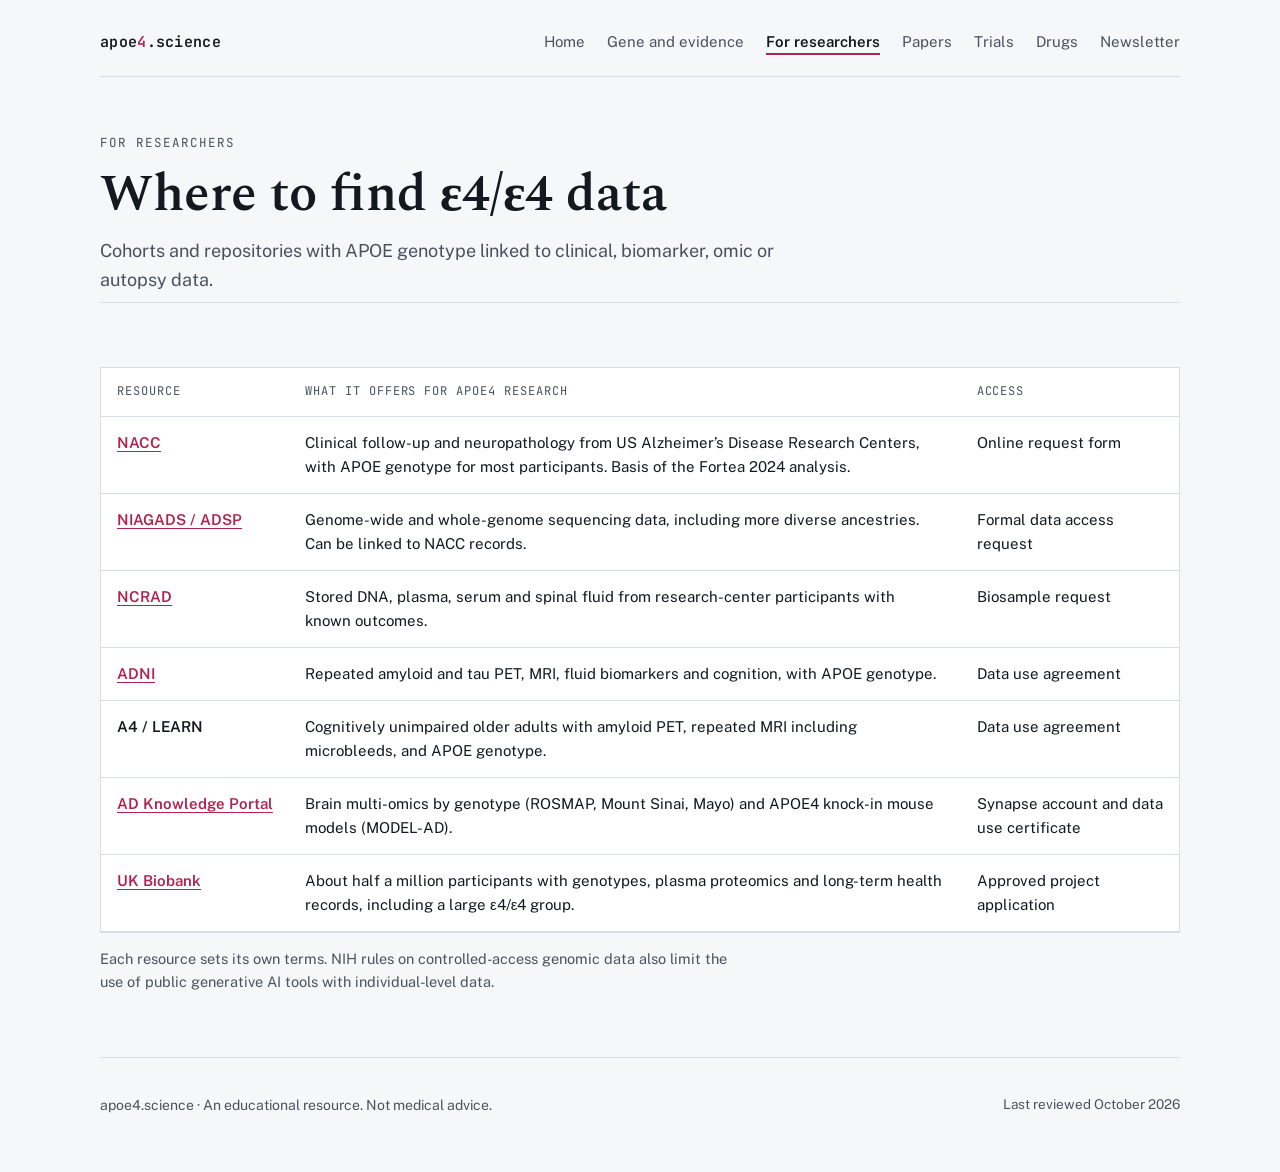
<file: researchers.html>
<!doctype html>
<html lang="en">
<head>
<meta charset="utf-8">
<meta name="viewport" content="width=device-width, initial-scale=1, viewport-fit=cover">
<title>Data for researchers · APOE4 Science</title>
<meta name="claude:viewport-fit-sides" content="cover">
<meta name="description" content="A resource on APOE ε4 homozygosity for carriers and researchers.">
<link rel="preconnect" href="https://fonts.googleapis.com">
<link rel="preconnect" href="https://fonts.gstatic.com" crossorigin>
<link rel="stylesheet" href="https://fonts.googleapis.com/css2?family=Spectral:ital,wght@0,400;0,600;1,400&family=Public+Sans:wght@400;600&family=JetBrains+Mono:wght@400;600&display=swap">
<link rel="stylesheet" href="style.css">
</head>
<body>
<div class="wrap">
  <header class="top">
    <a class="mark" href="index.html">apoe<span>4</span>.science</a>
    <nav aria-label="Pages">
      <a href="index.html">Home</a>
      <a href="gene.html">Gene and evidence</a>
      <a href="researchers.html" aria-current="page">For researchers</a>
      <a href="papers.html">Papers</a>
      <a href="trials.html">Trials</a>
      <a href="drugs.html">Drugs</a>
      <a href="newsletter.html">Newsletter</a>
    </nav>
  </header>
  <main>
    <div class="page-head">
      <p class="label">For researchers</p>
      <h1>Where to find ε4/ε4 data</h1>
      <p class="lede">Cohorts and repositories with APOE genotype linked to clinical, biomarker, omic or autopsy data.</p>
    </div>
    <section>
      <div class="alleles" role="region" aria-label="Data resources" tabindex="0">
        <table class="data">
          <thead><tr><th>Resource</th><th>What it offers for APOE4 research</th><th>Access</th></tr></thead>
          <tbody>
            <tr><td><a href="https://naccdata.org/">NACC</a></td><td>Clinical follow-up and neuropathology from US Alzheimer’s Disease Research Centers, with APOE genotype for most participants. Basis of the Fortea 2024 analysis.</td><td>Online request form</td></tr>
            <tr><td><a href="https://www.niagads.org/">NIAGADS / ADSP</a></td><td>Genome-wide and whole-genome sequencing data, including more diverse ancestries. Can be linked to NACC records.</td><td>Formal data access request</td></tr>
            <tr><td><a href="https://ncrad.org/">NCRAD</a></td><td>Stored DNA, plasma, serum and spinal fluid from research-center participants with known outcomes.</td><td>Biosample request</td></tr>
            <tr><td><a href="https://adni.loni.usc.edu/">ADNI</a></td><td>Repeated amyloid and tau PET, MRI, fluid biomarkers and cognition, with APOE genotype.</td><td>Data use agreement</td></tr>
            <tr><td>A4 / LEARN</td><td>Cognitively unimpaired older adults with amyloid PET, repeated MRI including microbleeds, and APOE genotype.</td><td>Data use agreement</td></tr>
            <tr><td><a href="https://adknowledgeportal.synapse.org/">AD Knowledge Portal</a></td><td>Brain multi-omics by genotype (ROSMAP, Mount Sinai, Mayo) and APOE4 knock-in mouse models (MODEL-AD).</td><td>Synapse account and data use certificate</td></tr>
            <tr><td><a href="https://www.ukbiobank.ac.uk/">UK Biobank</a></td><td>About half a million participants with genotypes, plasma proteomics and long-term health records, including a large ε4/ε4 group.</td><td>Approved project application</td></tr>
          </tbody>
        </table>
      </div>
      <p class="note">Each resource sets its own terms. NIH rules on controlled-access genomic data also limit the use of public generative AI tools with individual-level data.</p>
    </section>
  </main>
  <footer>
    <span>apoe4.science · An educational resource. Not medical advice.</span>
    <span class="updated">Last reviewed October 2026</span>
  </footer>
</div>
</body>
</html>
</file>
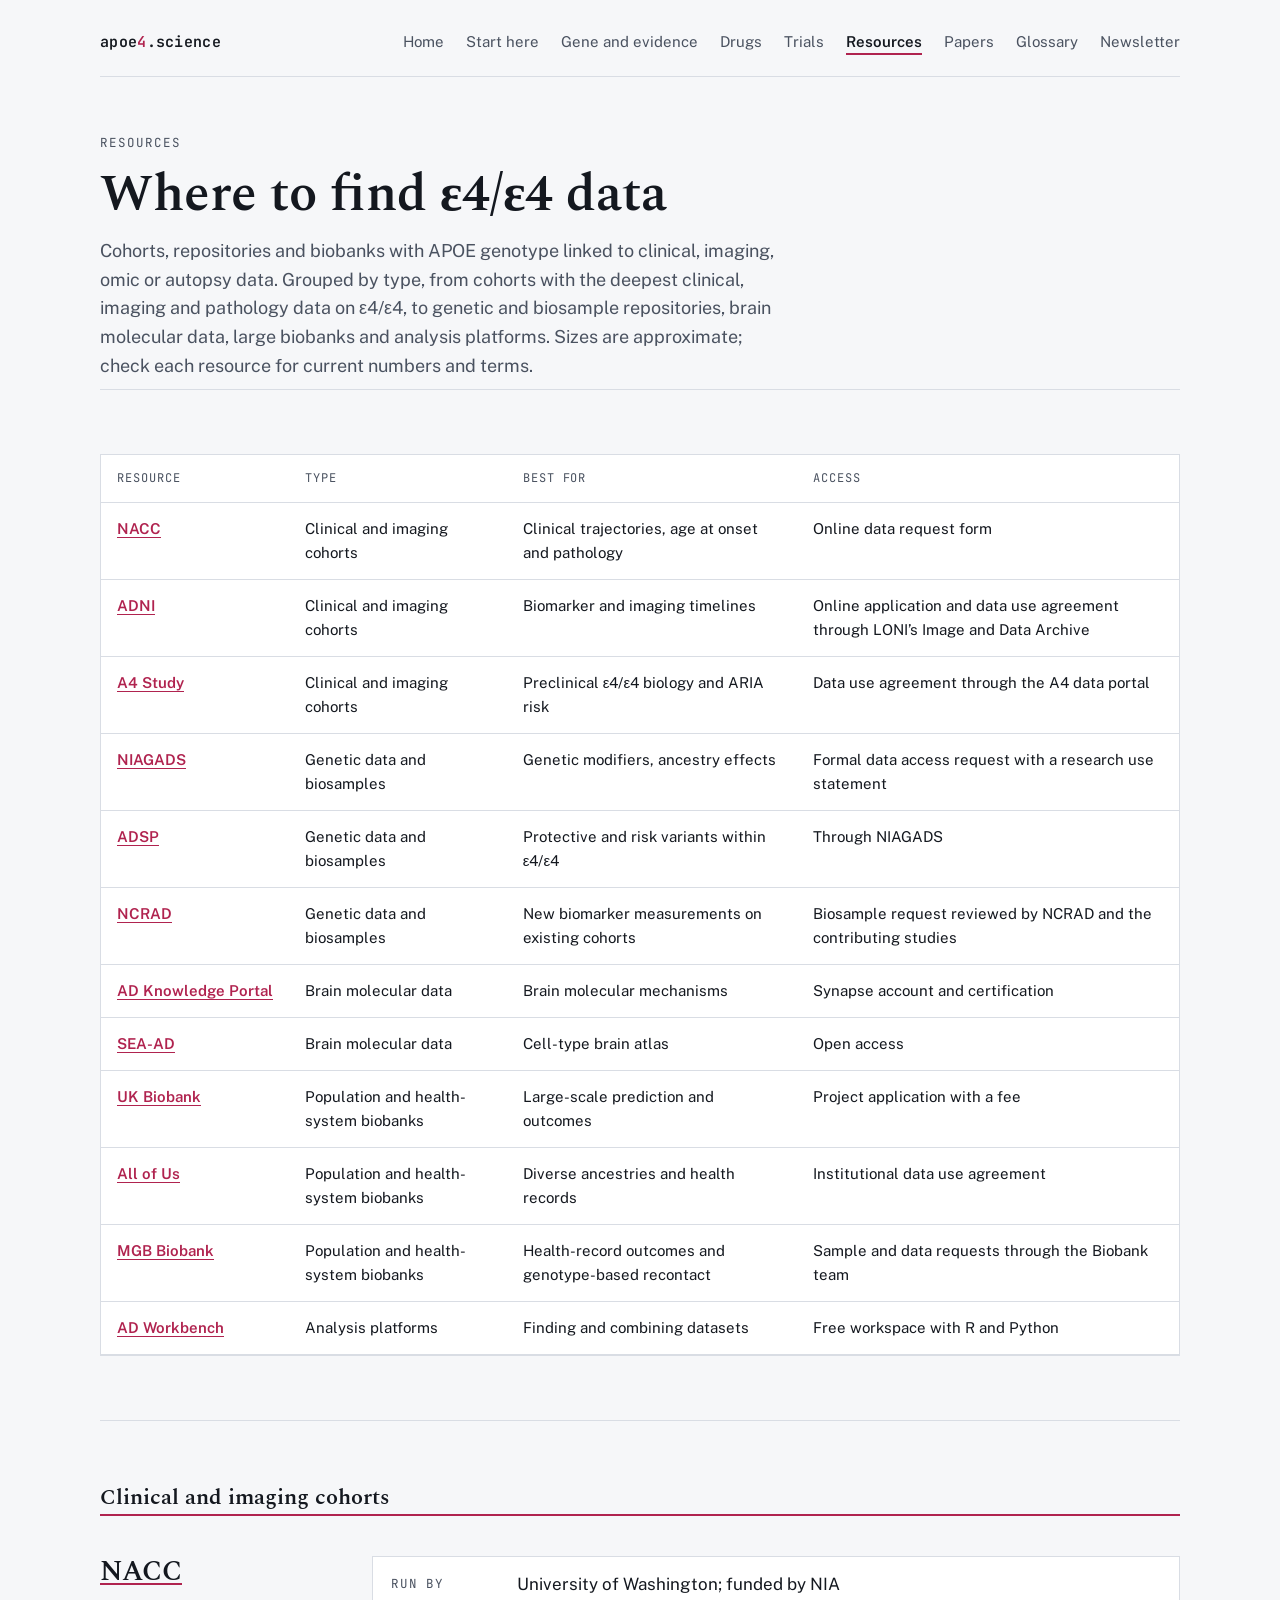
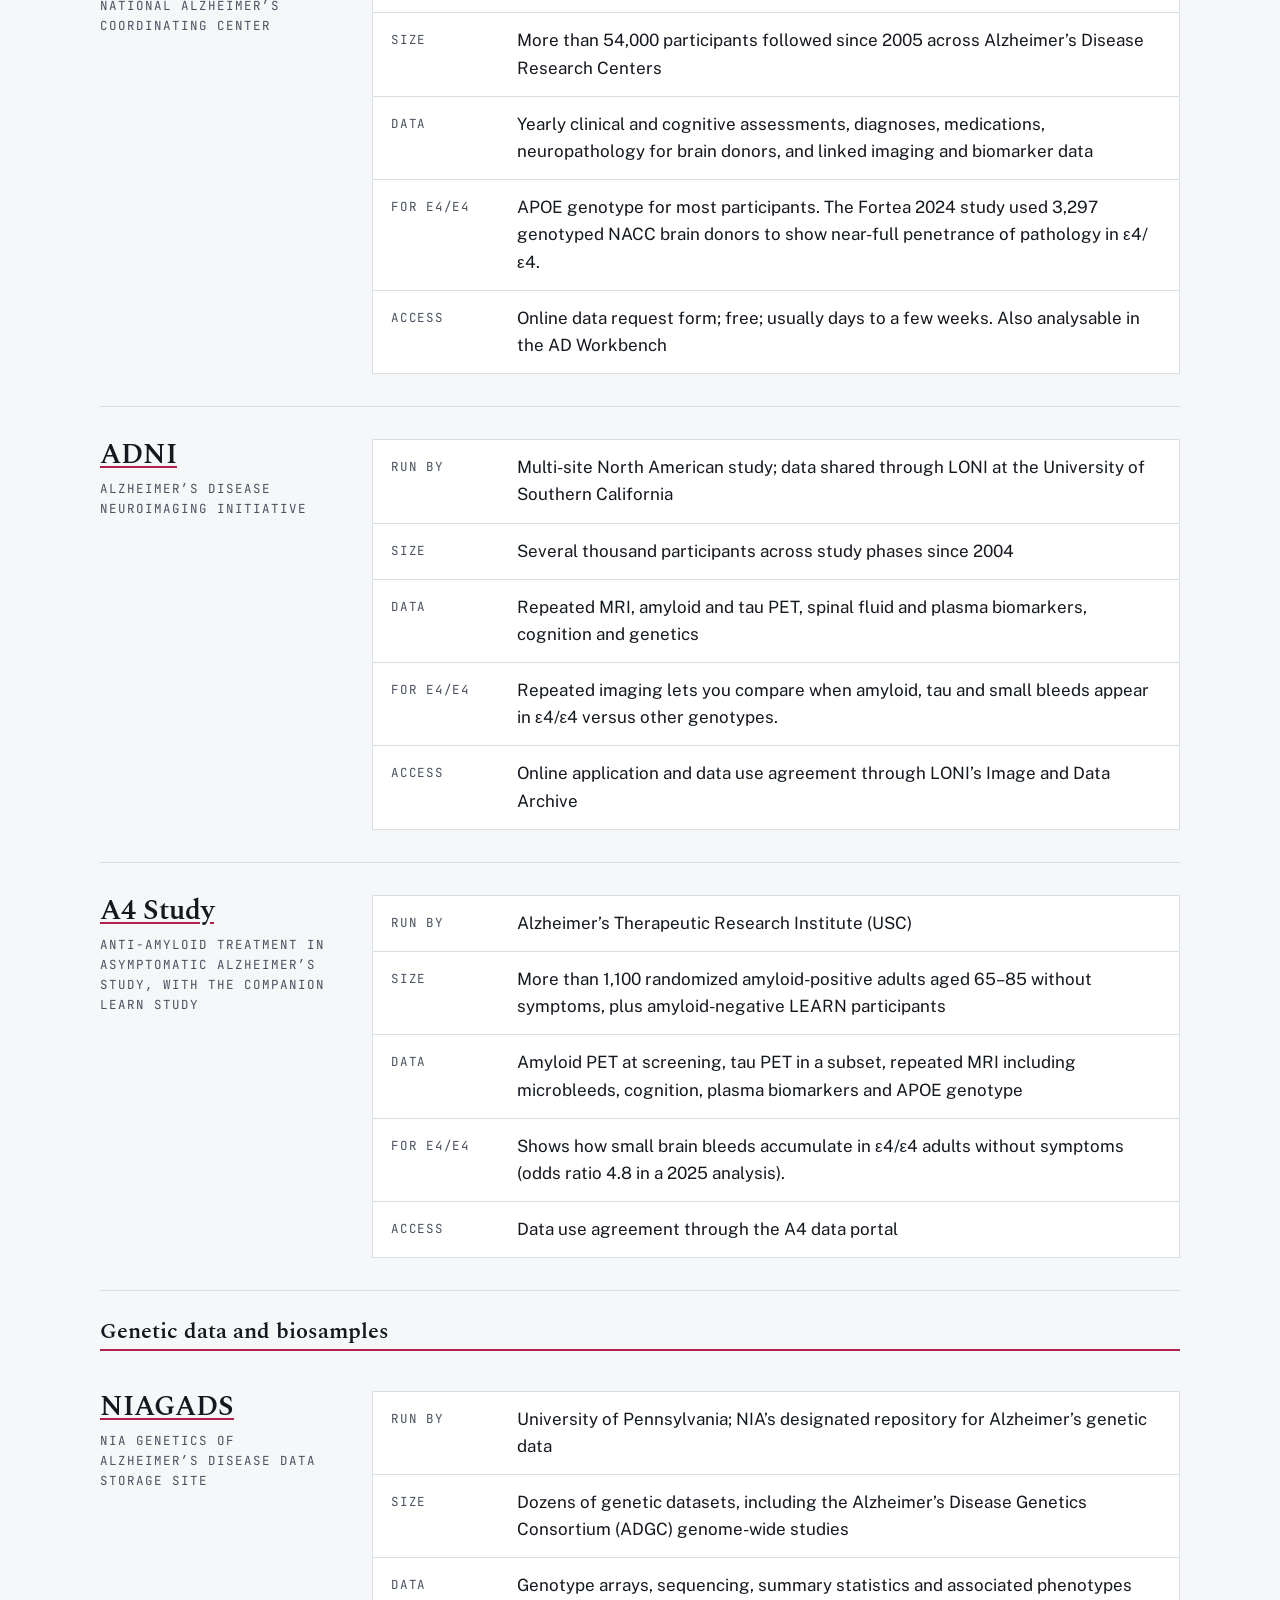
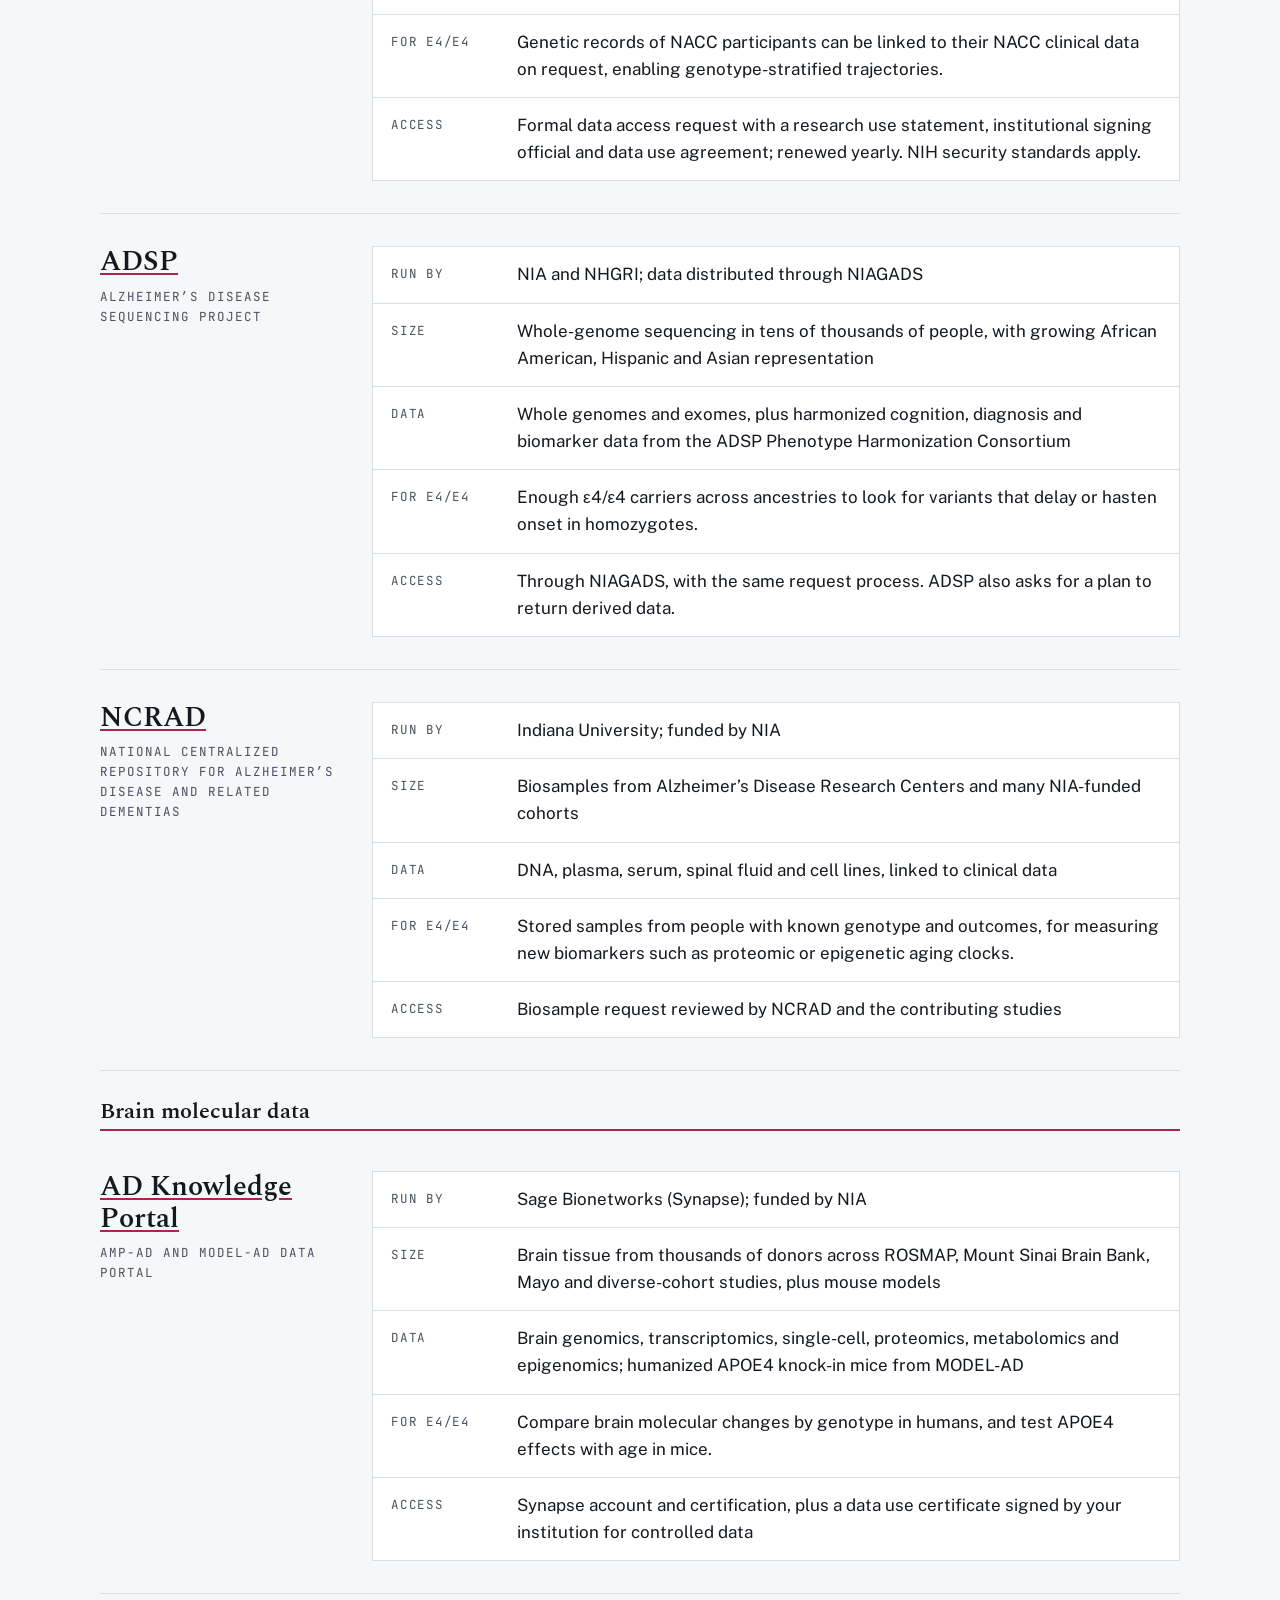
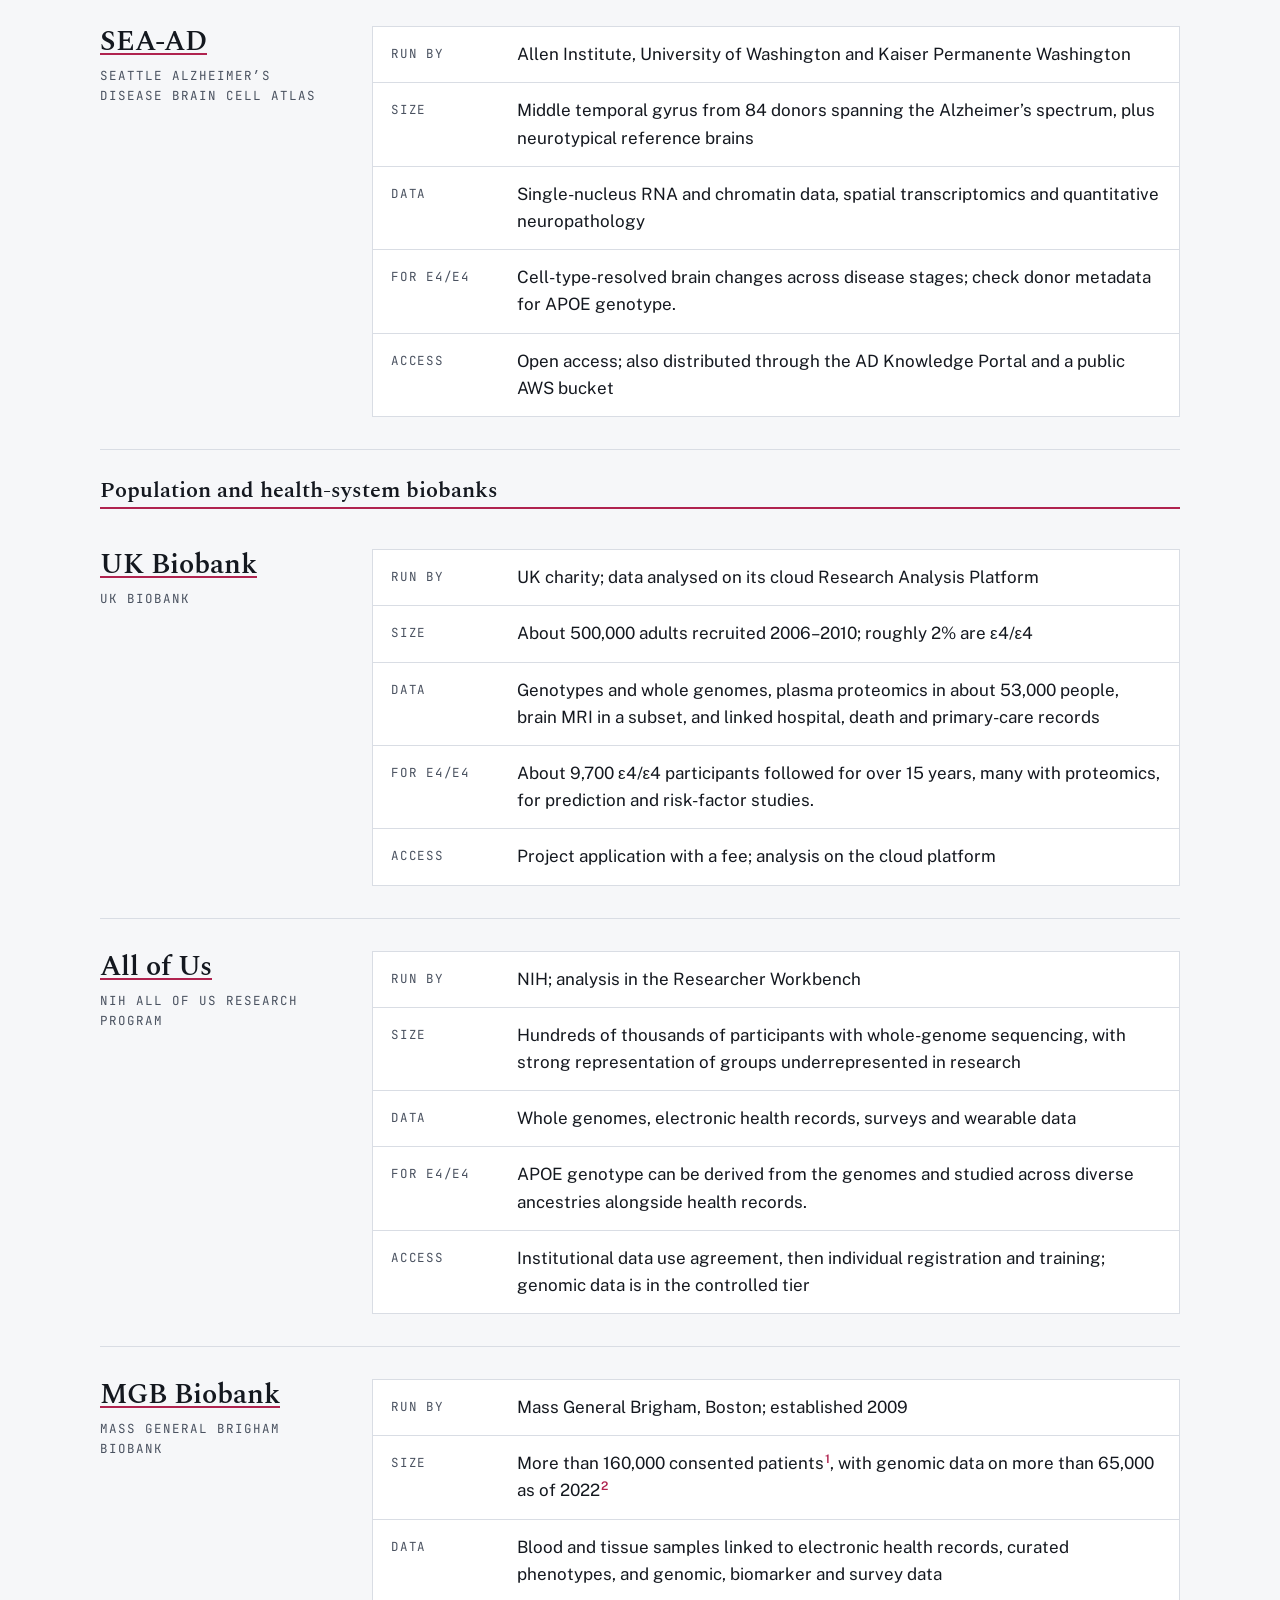
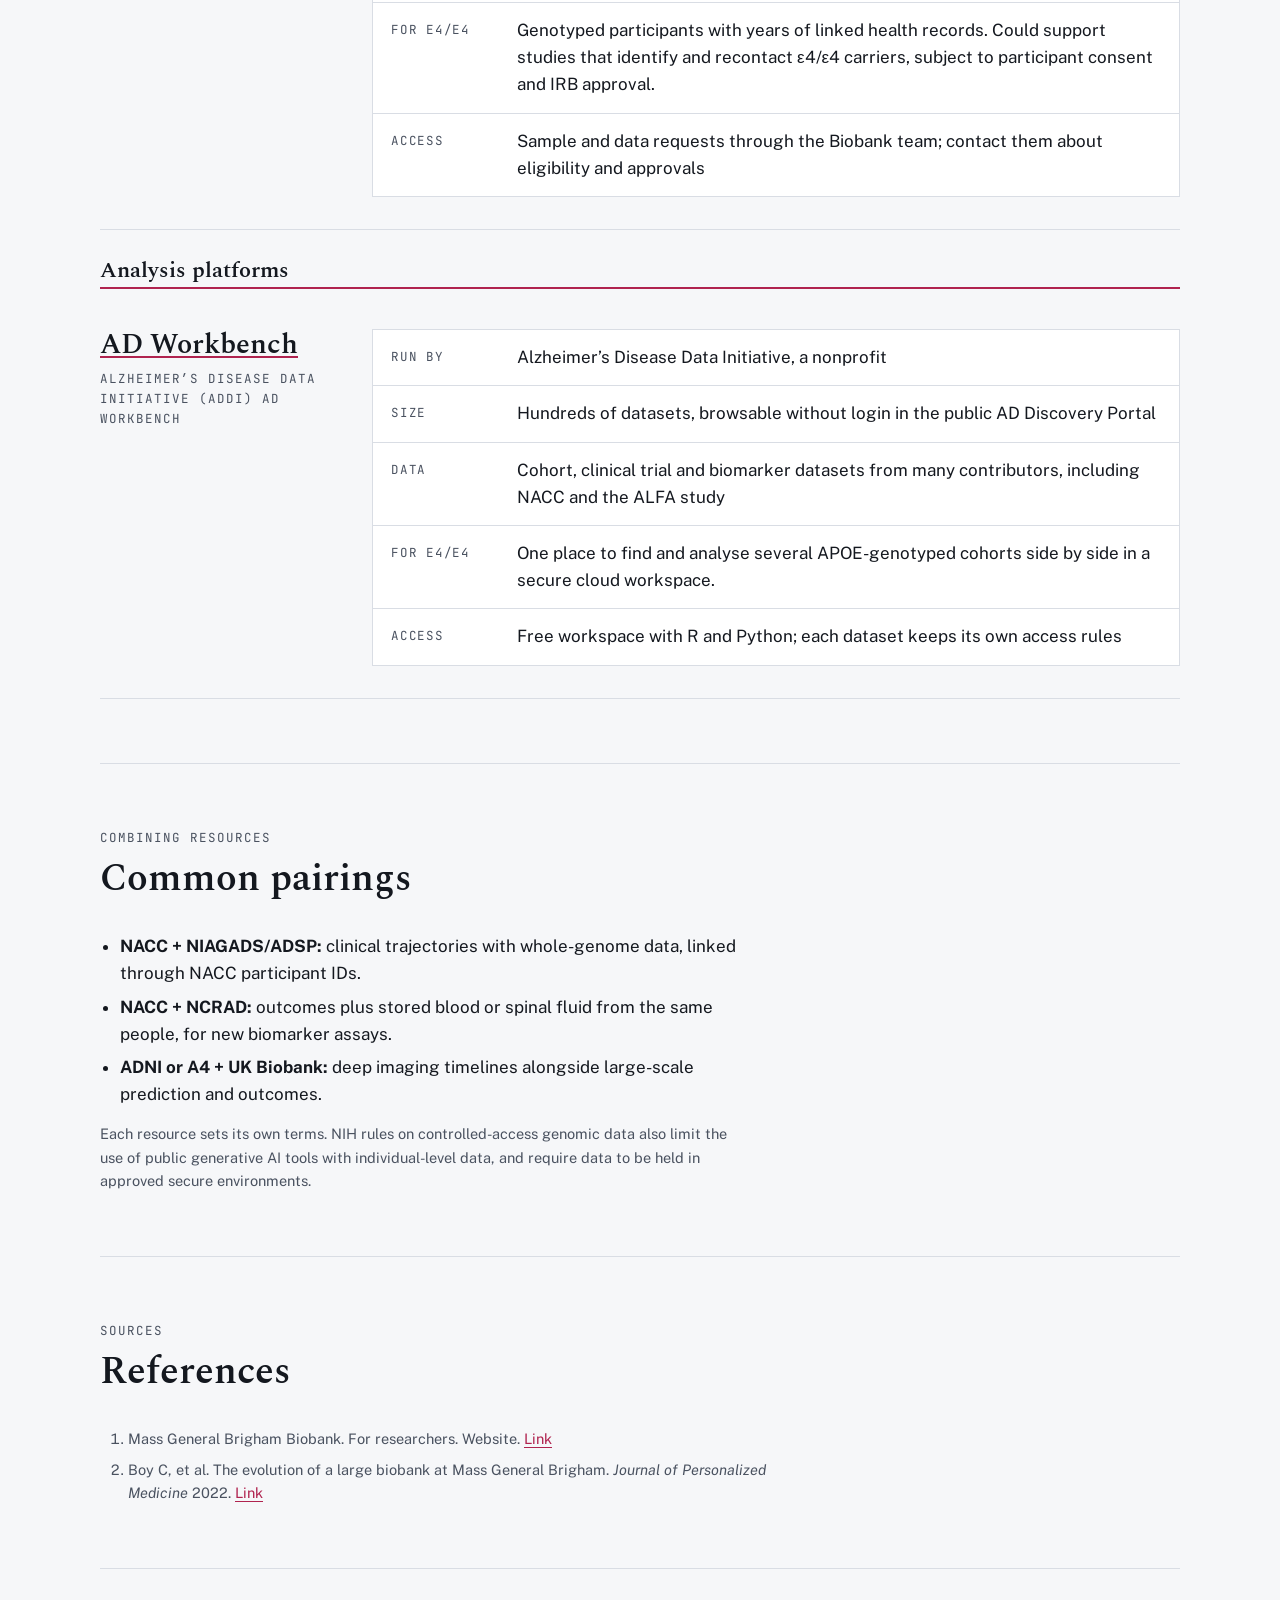
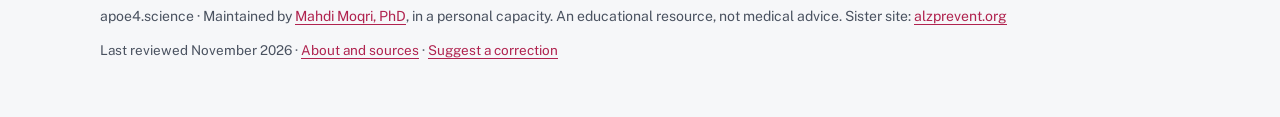
<file: resources.html>
<!doctype html>
<html lang="en">
<head>
<meta charset="utf-8">
<meta name="viewport" content="width=device-width, initial-scale=1, viewport-fit=cover">
<title>Resources · APOE4.science</title>
<meta name="claude:viewport-fit-sides" content="cover">
<meta name="description" content="A community resource on APOE ε4 homozygosity: evidence, data, trials and drugs.">
<link rel="icon" href="favicon.svg" type="image/svg+xml">
<meta name="theme-color" content="#b0234f">
<meta property="og:type" content="website">
<meta property="og:site_name" content="APOE4.science">
<meta property="og:title" content="Resources · APOE4.science">
<meta property="og:description" content="A community resource on APOE ε4 homozygosity: evidence, data, trials and drugs.">
<meta property="og:url" content="https://apoe4.science/resources.html">
<meta property="og:image" content="https://apoe4.science/og.png">
<meta property="og:image:width" content="1200">
<meta property="og:image:height" content="630">
<meta name="twitter:card" content="summary_large_image">
<link rel="canonical" href="https://apoe4.science/resources.html">
<link rel="preconnect" href="https://fonts.googleapis.com">
<link rel="preconnect" href="https://fonts.gstatic.com" crossorigin>
<link rel="stylesheet" href="https://fonts.googleapis.com/css2?family=Spectral:ital,wght@0,400;0,600;1,400&family=Public+Sans:wght@400;600&family=JetBrains+Mono:wght@400;600&display=swap">
<link rel="stylesheet" href="style.css?v=4">
</head>
<body>
<a class="skip" href="#main">Skip to content</a>
<div class="wrap">
  <header class="top">
    <a class="mark" href="index.html">apoe<span>4</span>.science</a>
    <nav aria-label="Pages">
      <a href="index.html">Home</a>
      <a href="start.html">Start here</a>
      <a href="gene.html">Gene and evidence</a>
      <a href="drugs.html">Drugs</a>
      <a href="trials.html">Trials</a>
      <a href="resources.html" aria-current="page">Resources</a>
      <a href="papers.html">Papers</a>
      <a href="glossary.html">Glossary</a>
      <a href="newsletter.html">Newsletter</a>
    </nav>
  </header>
  <main id="main">
    <div class="page-head">
      <p class="label">Resources</p>
      <h1>Where to find ε4/ε4 data</h1>
      <p class="lede">Cohorts, repositories and biobanks with APOE genotype linked to clinical, imaging, omic or autopsy data. Grouped by type, from cohorts with the deepest clinical, imaging and pathology data on ε4/ε4, to genetic and biosample repositories, brain molecular data, large biobanks and analysis platforms. Sizes are approximate; check each resource for current numbers and terms.</p>
    </div>
    <section>
      <div class="alleles" role="region" aria-label="Resources at a glance" tabindex="0">
        <table class="data">
          <thead><tr><th>Resource</th><th>Type</th><th>Best for</th><th>Access</th></tr></thead>
          <tbody>
            <tr><td data-label="Resource"><div><a href="#nacc">NACC</a></div></td><td data-label="Type"><div>Clinical and imaging cohorts</div></td><td data-label="Best for"><div>Clinical trajectories, age at onset and pathology</div></td><td data-label="Access"><div>Online data request form</div></td></tr>
            <tr><td data-label="Resource"><div><a href="#adni">ADNI</a></div></td><td data-label="Type"><div>Clinical and imaging cohorts</div></td><td data-label="Best for"><div>Biomarker and imaging timelines</div></td><td data-label="Access"><div>Online application and data use agreement through LONI’s Image and Data Archive</div></td></tr>
            <tr><td data-label="Resource"><div><a href="#a4">A4 Study</a></div></td><td data-label="Type"><div>Clinical and imaging cohorts</div></td><td data-label="Best for"><div>Preclinical ε4/ε4 biology and ARIA risk</div></td><td data-label="Access"><div>Data use agreement through the A4 data portal</div></td></tr>
            <tr><td data-label="Resource"><div><a href="#niagads">NIAGADS</a></div></td><td data-label="Type"><div>Genetic data and biosamples</div></td><td data-label="Best for"><div>Genetic modifiers, ancestry effects</div></td><td data-label="Access"><div>Formal data access request with a research use statement</div></td></tr>
            <tr><td data-label="Resource"><div><a href="#adsp">ADSP</a></div></td><td data-label="Type"><div>Genetic data and biosamples</div></td><td data-label="Best for"><div>Protective and risk variants within ε4/ε4</div></td><td data-label="Access"><div>Through NIAGADS</div></td></tr>
            <tr><td data-label="Resource"><div><a href="#ncrad">NCRAD</a></div></td><td data-label="Type"><div>Genetic data and biosamples</div></td><td data-label="Best for"><div>New biomarker measurements on existing cohorts</div></td><td data-label="Access"><div>Biosample request reviewed by NCRAD and the contributing studies</div></td></tr>
            <tr><td data-label="Resource"><div><a href="#adkp">AD Knowledge Portal</a></div></td><td data-label="Type"><div>Brain molecular data</div></td><td data-label="Best for"><div>Brain molecular mechanisms</div></td><td data-label="Access"><div>Synapse account and certification</div></td></tr>
            <tr><td data-label="Resource"><div><a href="#seaad">SEA-AD</a></div></td><td data-label="Type"><div>Brain molecular data</div></td><td data-label="Best for"><div>Cell-type brain atlas</div></td><td data-label="Access"><div>Open access</div></td></tr>
            <tr><td data-label="Resource"><div><a href="#ukb">UK Biobank</a></div></td><td data-label="Type"><div>Population and health-system biobanks</div></td><td data-label="Best for"><div>Large-scale prediction and outcomes</div></td><td data-label="Access"><div>Project application with a fee</div></td></tr>
            <tr><td data-label="Resource"><div><a href="#aou">All of Us</a></div></td><td data-label="Type"><div>Population and health-system biobanks</div></td><td data-label="Best for"><div>Diverse ancestries and health records</div></td><td data-label="Access"><div>Institutional data use agreement</div></td></tr>
            <tr><td data-label="Resource"><div><a href="#mgbb">MGB Biobank</a></div></td><td data-label="Type"><div>Population and health-system biobanks</div></td><td data-label="Best for"><div>Health-record outcomes and genotype-based recontact</div></td><td data-label="Access"><div>Sample and data requests through the Biobank team</div></td></tr>
            <tr><td data-label="Resource"><div><a href="#addi">AD Workbench</a></div></td><td data-label="Type"><div>Analysis platforms</div></td><td data-label="Best for"><div>Finding and combining datasets</div></td><td data-label="Access"><div>Free workspace with R and Python</div></td></tr>
          </tbody>
        </table>
      </div>
    </section>
    <section class="resources">
      <h2 class="res-kind">Clinical and imaging cohorts</h2>
      <article class="resource" id="nacc">
        <div class="resource-head">
          <h2><a href="https://naccdata.org/" target="_blank" rel="noopener">NACC</a></h2>
          <p class="label">National Alzheimer’s Coordinating Center</p>
        </div>
        <dl class="facts">
          <div><dt>Run by</dt><dd>University of Washington; funded by NIA</dd></div>
          <div><dt>Size</dt><dd>More than 54,000 participants followed since 2005 across Alzheimer’s Disease Research Centers</dd></div>
          <div><dt>Data</dt><dd>Yearly clinical and cognitive assessments, diagnoses, medications, neuropathology for brain donors, and linked imaging and biomarker data</dd></div>
          <div><dt>For ε4/ε4</dt><dd>APOE genotype for most participants. The Fortea 2024 study used 3,297 genotyped NACC brain donors to show near-full penetrance of pathology in ε4/ε4.</dd></div>
          <div><dt>Access</dt><dd>Online data request form; free; usually days to a few weeks. Also analysable in the AD Workbench</dd></div>
        </dl>
      </article>
      <article class="resource" id="adni">
        <div class="resource-head">
          <h2><a href="https://adni.loni.usc.edu/" target="_blank" rel="noopener">ADNI</a></h2>
          <p class="label">Alzheimer’s Disease Neuroimaging Initiative</p>
        </div>
        <dl class="facts">
          <div><dt>Run by</dt><dd>Multi-site North American study; data shared through LONI at the University of Southern California</dd></div>
          <div><dt>Size</dt><dd>Several thousand participants across study phases since 2004</dd></div>
          <div><dt>Data</dt><dd>Repeated MRI, amyloid and tau PET, spinal fluid and plasma biomarkers, cognition and genetics</dd></div>
          <div><dt>For ε4/ε4</dt><dd>Repeated imaging lets you compare when amyloid, tau and small bleeds appear in ε4/ε4 versus other genotypes.</dd></div>
          <div><dt>Access</dt><dd>Online application and data use agreement through LONI’s Image and Data Archive</dd></div>
        </dl>
      </article>
      <article class="resource" id="a4">
        <div class="resource-head">
          <h2><a href="https://www.a4studydata.org/" target="_blank" rel="noopener">A4 Study</a></h2>
          <p class="label">Anti-Amyloid Treatment in Asymptomatic Alzheimer’s study, with the companion LEARN study</p>
        </div>
        <dl class="facts">
          <div><dt>Run by</dt><dd>Alzheimer’s Therapeutic Research Institute (USC)</dd></div>
          <div><dt>Size</dt><dd>More than 1,100 randomized amyloid-positive adults aged 65–85 without symptoms, plus amyloid-negative LEARN participants</dd></div>
          <div><dt>Data</dt><dd>Amyloid PET at screening, tau PET in a subset, repeated MRI including microbleeds, cognition, plasma biomarkers and APOE genotype</dd></div>
          <div><dt>For ε4/ε4</dt><dd>Shows how small brain bleeds accumulate in ε4/ε4 adults without symptoms (odds ratio 4.8 in a 2025 analysis).</dd></div>
          <div><dt>Access</dt><dd>Data use agreement through the A4 data portal</dd></div>
        </dl>
      </article>
      <h2 class="res-kind">Genetic data and biosamples</h2>
      <article class="resource" id="niagads">
        <div class="resource-head">
          <h2><a href="https://www.niagads.org/" target="_blank" rel="noopener">NIAGADS</a></h2>
          <p class="label">NIA Genetics of Alzheimer’s Disease Data Storage Site</p>
        </div>
        <dl class="facts">
          <div><dt>Run by</dt><dd>University of Pennsylvania; NIA’s designated repository for Alzheimer’s genetic data</dd></div>
          <div><dt>Size</dt><dd>Dozens of genetic datasets, including the Alzheimer’s Disease Genetics Consortium (ADGC) genome-wide studies</dd></div>
          <div><dt>Data</dt><dd>Genotype arrays, sequencing, summary statistics and associated phenotypes</dd></div>
          <div><dt>For ε4/ε4</dt><dd>Genetic records of NACC participants can be linked to their NACC clinical data on request, enabling genotype-stratified trajectories.</dd></div>
          <div><dt>Access</dt><dd>Formal data access request with a research use statement, institutional signing official and data use agreement; renewed yearly. NIH security standards apply.</dd></div>
        </dl>
      </article>
      <article class="resource" id="adsp">
        <div class="resource-head">
          <h2><a href="https://adsp.niagads.org/" target="_blank" rel="noopener">ADSP</a></h2>
          <p class="label">Alzheimer’s Disease Sequencing Project</p>
        </div>
        <dl class="facts">
          <div><dt>Run by</dt><dd>NIA and NHGRI; data distributed through NIAGADS</dd></div>
          <div><dt>Size</dt><dd>Whole-genome sequencing in tens of thousands of people, with growing African American, Hispanic and Asian representation</dd></div>
          <div><dt>Data</dt><dd>Whole genomes and exomes, plus harmonized cognition, diagnosis and biomarker data from the ADSP Phenotype Harmonization Consortium</dd></div>
          <div><dt>For ε4/ε4</dt><dd>Enough ε4/ε4 carriers across ancestries to look for variants that delay or hasten onset in homozygotes.</dd></div>
          <div><dt>Access</dt><dd>Through NIAGADS, with the same request process. ADSP also asks for a plan to return derived data.</dd></div>
        </dl>
      </article>
      <article class="resource" id="ncrad">
        <div class="resource-head">
          <h2><a href="https://ncrad.org/" target="_blank" rel="noopener">NCRAD</a></h2>
          <p class="label">National Centralized Repository for Alzheimer’s Disease and Related Dementias</p>
        </div>
        <dl class="facts">
          <div><dt>Run by</dt><dd>Indiana University; funded by NIA</dd></div>
          <div><dt>Size</dt><dd>Biosamples from Alzheimer’s Disease Research Centers and many NIA-funded cohorts</dd></div>
          <div><dt>Data</dt><dd>DNA, plasma, serum, spinal fluid and cell lines, linked to clinical data</dd></div>
          <div><dt>For ε4/ε4</dt><dd>Stored samples from people with known genotype and outcomes, for measuring new biomarkers such as proteomic or epigenetic aging clocks.</dd></div>
          <div><dt>Access</dt><dd>Biosample request reviewed by NCRAD and the contributing studies</dd></div>
        </dl>
      </article>
      <h2 class="res-kind">Brain molecular data</h2>
      <article class="resource" id="adkp">
        <div class="resource-head">
          <h2><a href="https://adknowledgeportal.synapse.org/" target="_blank" rel="noopener">AD Knowledge Portal</a></h2>
          <p class="label">AMP-AD and MODEL-AD data portal</p>
        </div>
        <dl class="facts">
          <div><dt>Run by</dt><dd>Sage Bionetworks (Synapse); funded by NIA</dd></div>
          <div><dt>Size</dt><dd>Brain tissue from thousands of donors across ROSMAP, Mount Sinai Brain Bank, Mayo and diverse-cohort studies, plus mouse models</dd></div>
          <div><dt>Data</dt><dd>Brain genomics, transcriptomics, single-cell, proteomics, metabolomics and epigenomics; humanized APOE4 knock-in mice from MODEL-AD</dd></div>
          <div><dt>For ε4/ε4</dt><dd>Compare brain molecular changes by genotype in humans, and test APOE4 effects with age in mice.</dd></div>
          <div><dt>Access</dt><dd>Synapse account and certification, plus a data use certificate signed by your institution for controlled data</dd></div>
        </dl>
      </article>
      <article class="resource" id="seaad">
        <div class="resource-head">
          <h2><a href="https://portal.brain-map.org/explore/seattle-alzheimers-disease" target="_blank" rel="noopener">SEA-AD</a></h2>
          <p class="label">Seattle Alzheimer’s Disease Brain Cell Atlas</p>
        </div>
        <dl class="facts">
          <div><dt>Run by</dt><dd>Allen Institute, University of Washington and Kaiser Permanente Washington</dd></div>
          <div><dt>Size</dt><dd>Middle temporal gyrus from 84 donors spanning the Alzheimer’s spectrum, plus neurotypical reference brains</dd></div>
          <div><dt>Data</dt><dd>Single-nucleus RNA and chromatin data, spatial transcriptomics and quantitative neuropathology</dd></div>
          <div><dt>For ε4/ε4</dt><dd>Cell-type-resolved brain changes across disease stages; check donor metadata for APOE genotype.</dd></div>
          <div><dt>Access</dt><dd>Open access; also distributed through the AD Knowledge Portal and a public AWS bucket</dd></div>
        </dl>
      </article>
      <h2 class="res-kind">Population and health-system biobanks</h2>
      <article class="resource" id="ukb">
        <div class="resource-head">
          <h2><a href="https://www.ukbiobank.ac.uk/" target="_blank" rel="noopener">UK Biobank</a></h2>
          <p class="label">UK Biobank</p>
        </div>
        <dl class="facts">
          <div><dt>Run by</dt><dd>UK charity; data analysed on its cloud Research Analysis Platform</dd></div>
          <div><dt>Size</dt><dd>About 500,000 adults recruited 2006–2010; roughly 2% are ε4/ε4</dd></div>
          <div><dt>Data</dt><dd>Genotypes and whole genomes, plasma proteomics in about 53,000 people, brain MRI in a subset, and linked hospital, death and primary-care records</dd></div>
          <div><dt>For ε4/ε4</dt><dd>About 9,700 ε4/ε4 participants followed for over 15 years, many with proteomics, for prediction and risk-factor studies.</dd></div>
          <div><dt>Access</dt><dd>Project application with a fee; analysis on the cloud platform</dd></div>
        </dl>
      </article>
      <article class="resource" id="aou">
        <div class="resource-head">
          <h2><a href="https://www.researchallofus.org/" target="_blank" rel="noopener">All of Us</a></h2>
          <p class="label">NIH All of Us Research Program</p>
        </div>
        <dl class="facts">
          <div><dt>Run by</dt><dd>NIH; analysis in the Researcher Workbench</dd></div>
          <div><dt>Size</dt><dd>Hundreds of thousands of participants with whole-genome sequencing, with strong representation of groups underrepresented in research</dd></div>
          <div><dt>Data</dt><dd>Whole genomes, electronic health records, surveys and wearable data</dd></div>
          <div><dt>For ε4/ε4</dt><dd>APOE genotype can be derived from the genomes and studied across diverse ancestries alongside health records.</dd></div>
          <div><dt>Access</dt><dd>Institutional data use agreement, then individual registration and training; genomic data is in the controlled tier</dd></div>
        </dl>
      </article>
      <article class="resource" id="mgbb">
        <div class="resource-head">
          <h2><a href="https://research.massgeneralbrigham.org/en/researchers-and-collaborators/personalized-medicine/biobank/for-researchers" target="_blank" rel="noopener">MGB Biobank</a></h2>
          <p class="label">Mass General Brigham Biobank</p>
        </div>
        <dl class="facts">
          <div><dt>Run by</dt><dd>Mass General Brigham, Boston; established 2009</dd></div>
          <div><dt>Size</dt><dd>More than 160,000 consented patients<sup class="ref"><a href="#ref-1" aria-label="Reference 1">1</a></sup>, with genomic data on more than 65,000 as of 2022<sup class="ref"><a href="#ref-2" aria-label="Reference 2">2</a></sup></dd></div>
          <div><dt>Data</dt><dd>Blood and tissue samples linked to electronic health records, curated phenotypes, and genomic, biomarker and survey data</dd></div>
          <div><dt>For ε4/ε4</dt><dd>Genotyped participants with years of linked health records. Could support studies that identify and recontact ε4/ε4 carriers, subject to participant consent and IRB approval.</dd></div>
          <div><dt>Access</dt><dd>Sample and data requests through the Biobank team; contact them about eligibility and approvals</dd></div>
        </dl>
      </article>
      <h2 class="res-kind">Analysis platforms</h2>
      <article class="resource" id="addi">
        <div class="resource-head">
          <h2><a href="https://www.alzheimersdata.org/ad-workbench" target="_blank" rel="noopener">AD Workbench</a></h2>
          <p class="label">Alzheimer’s Disease Data Initiative (ADDI) AD Workbench</p>
        </div>
        <dl class="facts">
          <div><dt>Run by</dt><dd>Alzheimer’s Disease Data Initiative, a nonprofit</dd></div>
          <div><dt>Size</dt><dd>Hundreds of datasets, browsable without login in the public AD Discovery Portal</dd></div>
          <div><dt>Data</dt><dd>Cohort, clinical trial and biomarker datasets from many contributors, including NACC and the ALFA study</dd></div>
          <div><dt>For ε4/ε4</dt><dd>One place to find and analyse several APOE-genotyped cohorts side by side in a secure cloud workspace.</dd></div>
          <div><dt>Access</dt><dd>Free workspace with R and Python; each dataset keeps its own access rules</dd></div>
        </dl>
      </article>
    </section>
    <section>
      <div class="sec-head">
        <p class="label">Combining resources</p>
        <h2>Common pairings</h2>
      </div>
      <ul class="measures prose">
        <li><b>NACC + NIAGADS/ADSP:</b> clinical trajectories with whole-genome data, linked through NACC participant IDs.</li>
        <li><b>NACC + NCRAD:</b> outcomes plus stored blood or spinal fluid from the same people, for new biomarker assays.</li>
        <li><b>ADNI or A4 + UK Biobank:</b> deep imaging timelines alongside large-scale prediction and outcomes.</li>
      </ul>
      <p class="note">Each resource sets its own terms. NIH rules on controlled-access genomic data also limit the use of public generative AI tools with individual-level data, and require data to be held in approved secure environments.</p>
    </section>
    <section id="references">
      <div class="sec-head">
        <p class="label">Sources</p>
        <h2>References</h2>
      </div>
      <ol class="reflist">
        <li id="ref-1">Mass General Brigham Biobank. For researchers. Website. <a href="https://research.massgeneralbrigham.org/en/researchers-and-collaborators/personalized-medicine/biobank/for-researchers" target="_blank" rel="noopener">Link</a></li>
        <li id="ref-2">Boy C, et al. The evolution of a large biobank at Mass General Brigham. <i>Journal of Personalized Medicine</i> 2022. <a href="https://doi.org/10.3390/jpm12081323" target="_blank" rel="noopener">Link</a></li>
      </ol>
    </section>
  </main>
  <footer>
    <span>apoe4.science · Maintained by <a href="https://moqri.bwh.harvard.edu/" target="_blank" rel="noopener">Mahdi Moqri, PhD</a>, in a personal capacity. An educational resource, not medical advice. Sister site: <a href="https://alzprevent.org" target="_blank" rel="noopener">alzprevent.org</a></span>
    <span class="updated">Last reviewed November 2026 · <a href="about.html">About and sources</a> · <a href="https://github.com/Moqri-Lab/APOE4.science/issues" target="_blank" rel="noopener">Suggest a correction</a></span>
  </footer>
</div>

<script>var c=document.querySelector('nav a[aria-current]');if(c&&c.scrollIntoView&&window.innerWidth<640)c.scrollIntoView({inline:"center",block:"nearest"});</script>
</body>
</html>
</file>
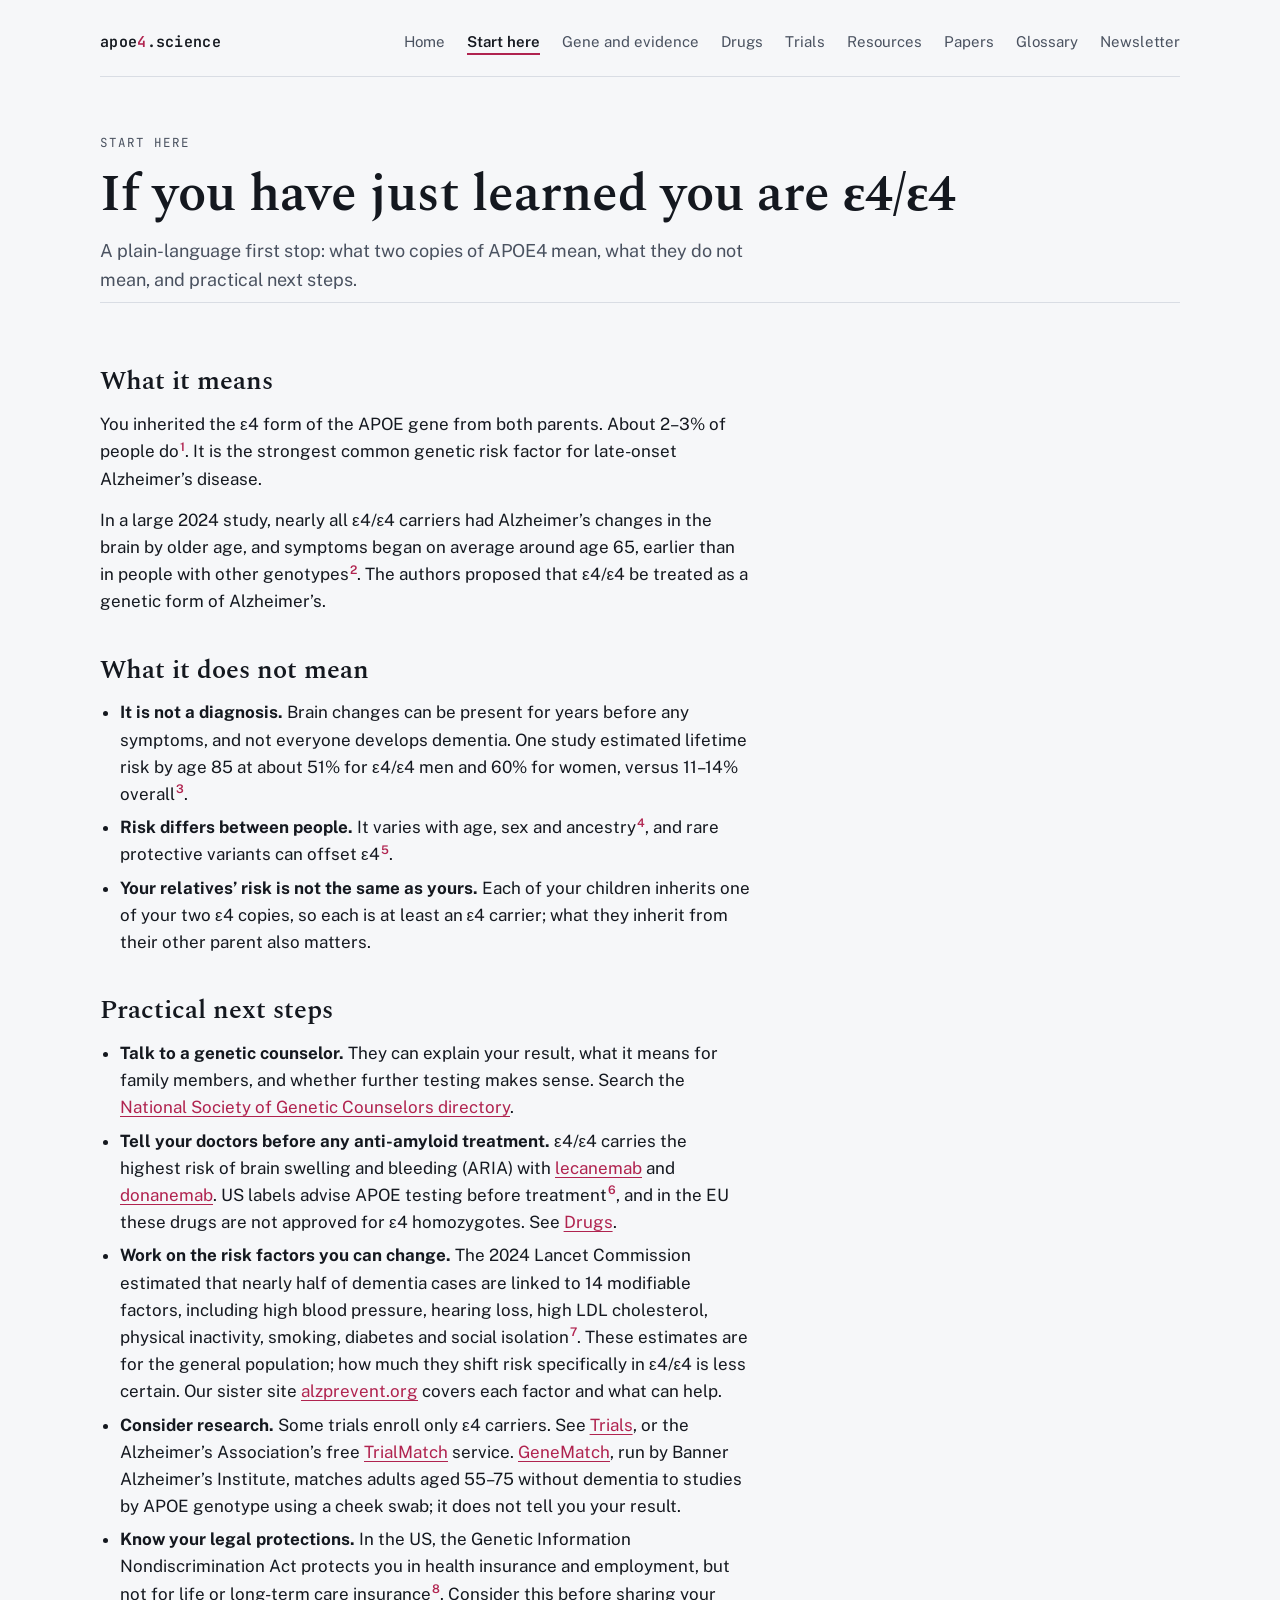
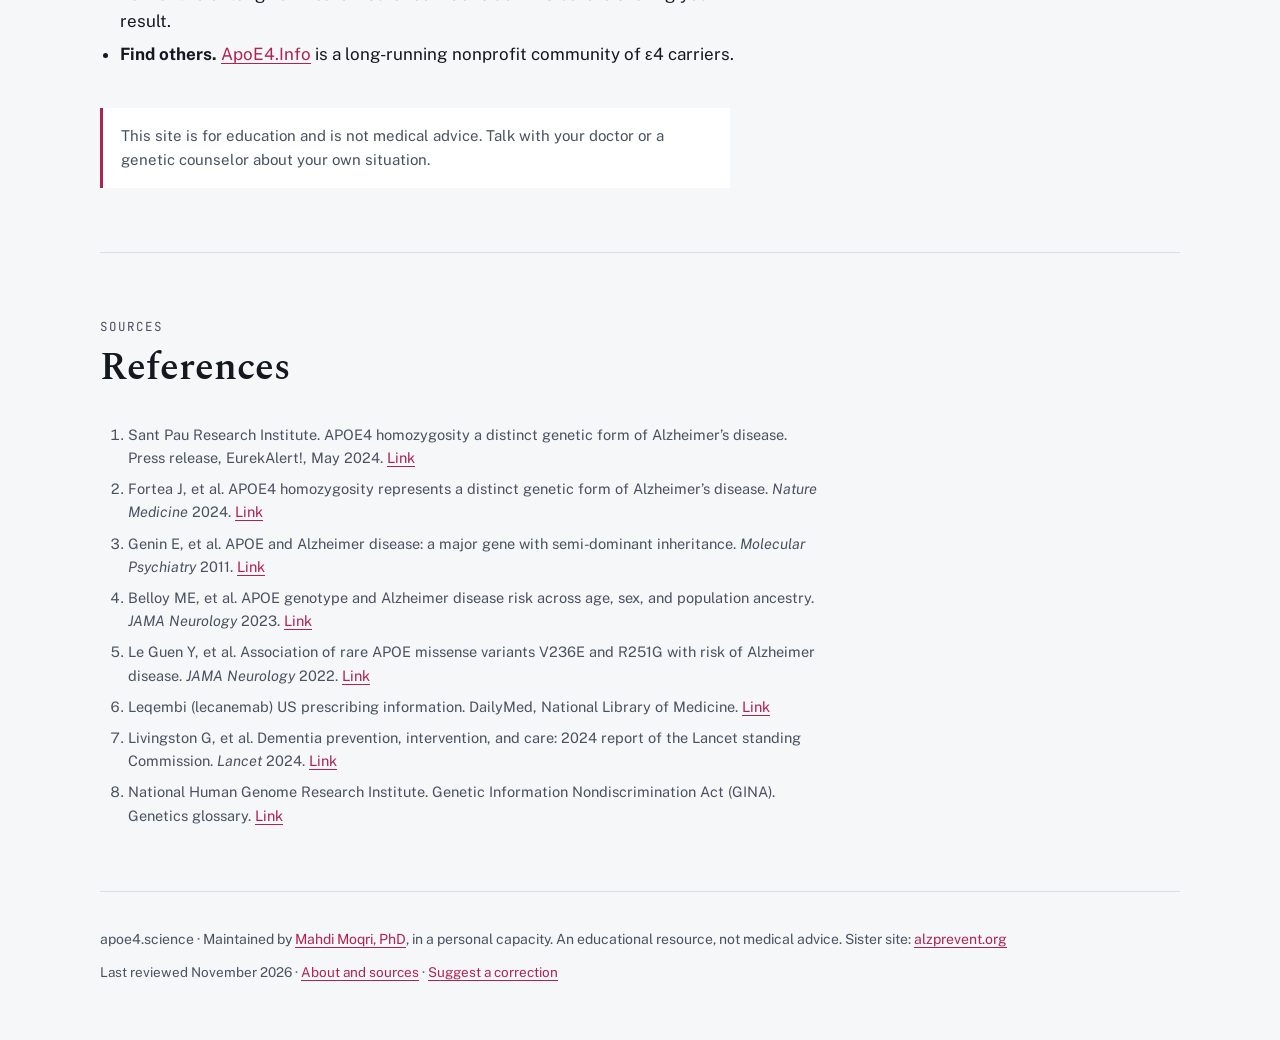
<file: start.html>
<!doctype html>
<html lang="en">
<head>
<meta charset="utf-8">
<meta name="viewport" content="width=device-width, initial-scale=1, viewport-fit=cover">
<title>Start here: if you are ε4/ε4 · APOE4.science</title>
<meta name="claude:viewport-fit-sides" content="cover">
<meta name="description" content="A community resource on APOE ε4 homozygosity: evidence, data, trials and drugs.">
<link rel="icon" href="favicon.svg" type="image/svg+xml">
<meta name="theme-color" content="#b0234f">
<meta property="og:type" content="website">
<meta property="og:site_name" content="APOE4.science">
<meta property="og:title" content="Start here: if you are ε4/ε4 · APOE4.science">
<meta property="og:description" content="A community resource on APOE ε4 homozygosity: evidence, data, trials and drugs.">
<meta property="og:url" content="https://apoe4.science/start.html">
<meta property="og:image" content="https://apoe4.science/og.png">
<meta property="og:image:width" content="1200">
<meta property="og:image:height" content="630">
<meta name="twitter:card" content="summary_large_image">
<link rel="canonical" href="https://apoe4.science/start.html">
<link rel="preconnect" href="https://fonts.googleapis.com">
<link rel="preconnect" href="https://fonts.gstatic.com" crossorigin>
<link rel="stylesheet" href="https://fonts.googleapis.com/css2?family=Spectral:ital,wght@0,400;0,600;1,400&family=Public+Sans:wght@400;600&family=JetBrains+Mono:wght@400;600&display=swap">
<link rel="stylesheet" href="style.css?v=4">
</head>
<body>
<a class="skip" href="#main">Skip to content</a>
<div class="wrap">
  <header class="top">
    <a class="mark" href="index.html">apoe<span>4</span>.science</a>
    <nav aria-label="Pages">
      <a href="index.html">Home</a>
      <a href="start.html" aria-current="page">Start here</a>
      <a href="gene.html">Gene and evidence</a>
      <a href="drugs.html">Drugs</a>
      <a href="trials.html">Trials</a>
      <a href="resources.html">Resources</a>
      <a href="papers.html">Papers</a>
      <a href="glossary.html">Glossary</a>
      <a href="newsletter.html">Newsletter</a>
    </nav>
  </header>
  <main id="main">
    <div class="page-head">
      <p class="label">Start here</p>
      <h1>If you have just learned you are ε4/ε4</h1>
      <p class="lede">A plain-language first stop: what two copies of APOE4 mean, what they do not mean, and practical next steps.</p>
    </div>
    <section>
      <div class="group prose">
        <h2>What it means</h2>
        <p>You inherited the ε4 form of the APOE gene from both parents. About 2–3% of people do<sup class="ref"><a href="#ref-1" aria-label="Reference 1">1</a></sup>. It is the strongest common genetic risk factor for late-onset Alzheimer’s disease.</p>
        <p>In a large 2024 study, nearly all ε4/ε4 carriers had Alzheimer’s changes in the brain by older age, and symptoms began on average around age 65, earlier than in people with other genotypes<sup class="ref"><a href="#ref-2" aria-label="Reference 2">2</a></sup>. The authors proposed that ε4/ε4 be treated as a genetic form of Alzheimer’s.</p>
      </div>
      <div class="group prose">
        <h2>What it does not mean</h2>
        <ul class="measures">
          <li><b>It is not a diagnosis.</b> Brain changes can be present for years before any symptoms, and not everyone develops dementia. One study estimated lifetime risk by age 85 at about 51% for ε4/ε4 men and 60% for women, versus 11–14% overall<sup class="ref"><a href="#ref-3" aria-label="Reference 3">3</a></sup>.</li>
          <li><b>Risk differs between people.</b> It varies with age, sex and ancestry<sup class="ref"><a href="#ref-4" aria-label="Reference 4">4</a></sup>, and rare protective variants can offset ε4<sup class="ref"><a href="#ref-5" aria-label="Reference 5">5</a></sup>.</li>
          <li><b>Your relatives’ risk is not the same as yours.</b> Each of your children inherits one of your two ε4 copies, so each is at least an ε4 carrier; what they inherit from their other parent also matters.</li>
        </ul>
      </div>
      <div class="group prose">
        <h2>Practical next steps</h2>
        <ul class="measures">
          <li><b>Talk to a genetic counselor.</b> They can explain your result, what it means for family members, and whether further testing makes sense. Search the <a href="https://findageneticcounselor.nsgc.org/" target="_blank" rel="noopener">National Society of Genetic Counselors directory</a>.</li>
          <li><b>Tell your doctors before any anti-amyloid treatment.</b> ε4/ε4 carries the highest risk of brain swelling and bleeding (ARIA) with <a href="drugs.html#drug-lecanemab">lecanemab</a> and <a href="drugs.html#drug-donanemab">donanemab</a>. US labels advise APOE testing before treatment<sup class="ref"><a href="#ref-6" aria-label="Reference 6">6</a></sup>, and in the EU these drugs are not approved for ε4 homozygotes. See <a href="drugs.html">Drugs</a>.</li>
          <li><b>Work on the risk factors you can change.</b> The 2024 Lancet Commission estimated that nearly half of dementia cases are linked to 14 modifiable factors, including high blood pressure, hearing loss, high LDL cholesterol, physical inactivity, smoking, diabetes and social isolation<sup class="ref"><a href="#ref-7" aria-label="Reference 7">7</a></sup>. These estimates are for the general population; how much they shift risk specifically in ε4/ε4 is less certain. Our sister site <a href="https://alzprevent.org/risk.html" target="_blank" rel="noopener">alzprevent.org</a> covers each factor and what can help.</li>
          <li><b>Consider research.</b> Some trials enroll only ε4 carriers. See <a href="trials.html">Trials</a>, or the Alzheimer’s Association’s free <a href="https://www.alz.org/alzheimers-dementia/research_progress/clinical-trials/trialmatch" target="_blank" rel="noopener">TrialMatch</a> service. <a href="https://www.endalznow.org/genematch" target="_blank" rel="noopener">GeneMatch</a>, run by Banner Alzheimer’s Institute, matches adults aged 55–75 without dementia to studies by APOE genotype using a cheek swab; it does not tell you your result.</li>
          <li><b>Know your legal protections.</b> In the US, the Genetic Information Nondiscrimination Act protects you in health insurance and employment, but not for life or long-term care insurance<sup class="ref"><a href="#ref-8" aria-label="Reference 8">8</a></sup>. Consider this before sharing your result.</li>
          <li><b>Find others.</b> <a href="https://www.apoe4.info/" target="_blank" rel="noopener">ApoE4.Info</a> is a long-running nonprofit community of ε4 carriers.</li>
        </ul>
      </div>
      <p class="disclaimer">This site is for education and is not medical advice. Talk with your doctor or a genetic counselor about your own situation.</p>
    </section>
    <section id="references">
      <div class="sec-head">
        <p class="label">Sources</p>
        <h2>References</h2>
      </div>
      <ol class="reflist">
        <li id="ref-1">Sant Pau Research Institute. APOE4 homozygosity a distinct genetic form of Alzheimer’s disease. Press release, EurekAlert!, May 2024. <a href="https://www.eurekalert.org/news-releases/1043340" target="_blank" rel="noopener">Link</a></li>
        <li id="ref-2">Fortea J, et al. APOE4 homozygosity represents a distinct genetic form of Alzheimer’s disease. <i>Nature Medicine</i> 2024. <a href="https://doi.org/10.1038/s41591-024-02931-w" target="_blank" rel="noopener">Link</a></li>
        <li id="ref-3">Genin E, et al. APOE and Alzheimer disease: a major gene with semi-dominant inheritance. <i>Molecular Psychiatry</i> 2011. <a href="https://doi.org/10.1038/mp.2011.52" target="_blank" rel="noopener">Link</a></li>
        <li id="ref-4">Belloy ME, et al. APOE genotype and Alzheimer disease risk across age, sex, and population ancestry. <i>JAMA Neurology</i> 2023. <a href="https://doi.org/10.1001/jamaneurol.2023.3599" target="_blank" rel="noopener">Link</a></li>
        <li id="ref-5">Le Guen Y, et al. Association of rare APOE missense variants V236E and R251G with risk of Alzheimer disease. <i>JAMA Neurology</i> 2022. <a href="https://doi.org/10.1001/jamaneurol.2022.1166" target="_blank" rel="noopener">Link</a></li>
        <li id="ref-6">Leqembi (lecanemab) US prescribing information. DailyMed, National Library of Medicine. <a href="https://dailymed.nlm.nih.gov/dailymed/drugInfo.cfm?setid=9d1ff786-e577-410a-a273-c4d7d0e4e975" target="_blank" rel="noopener">Link</a></li>
        <li id="ref-7">Livingston G, et al. Dementia prevention, intervention, and care: 2024 report of the Lancet standing Commission. <i>Lancet</i> 2024. <a href="https://doi.org/10.1016/S0140-6736(24)01296-0" target="_blank" rel="noopener">Link</a></li>
        <li id="ref-8">National Human Genome Research Institute. Genetic Information Nondiscrimination Act (GINA). Genetics glossary. <a href="https://www.genome.gov/genetics-glossary/Genetic-Information-Nondiscrimination-Act-GINA" target="_blank" rel="noopener">Link</a></li>
      </ol>
    </section>
  </main>
  <footer>
    <span>apoe4.science · Maintained by <a href="https://moqri.bwh.harvard.edu/" target="_blank" rel="noopener">Mahdi Moqri, PhD</a>, in a personal capacity. An educational resource, not medical advice. Sister site: <a href="https://alzprevent.org" target="_blank" rel="noopener">alzprevent.org</a></span>
    <span class="updated">Last reviewed November 2026 · <a href="about.html">About and sources</a> · <a href="https://github.com/Moqri-Lab/APOE4.science/issues" target="_blank" rel="noopener">Suggest a correction</a></span>
  </footer>
</div>

<script>var c=document.querySelector('nav a[aria-current]');if(c&&c.scrollIntoView&&window.innerWidth<640)c.scrollIntoView({inline:"center",block:"nearest"});</script>
</body>
</html>
</file>
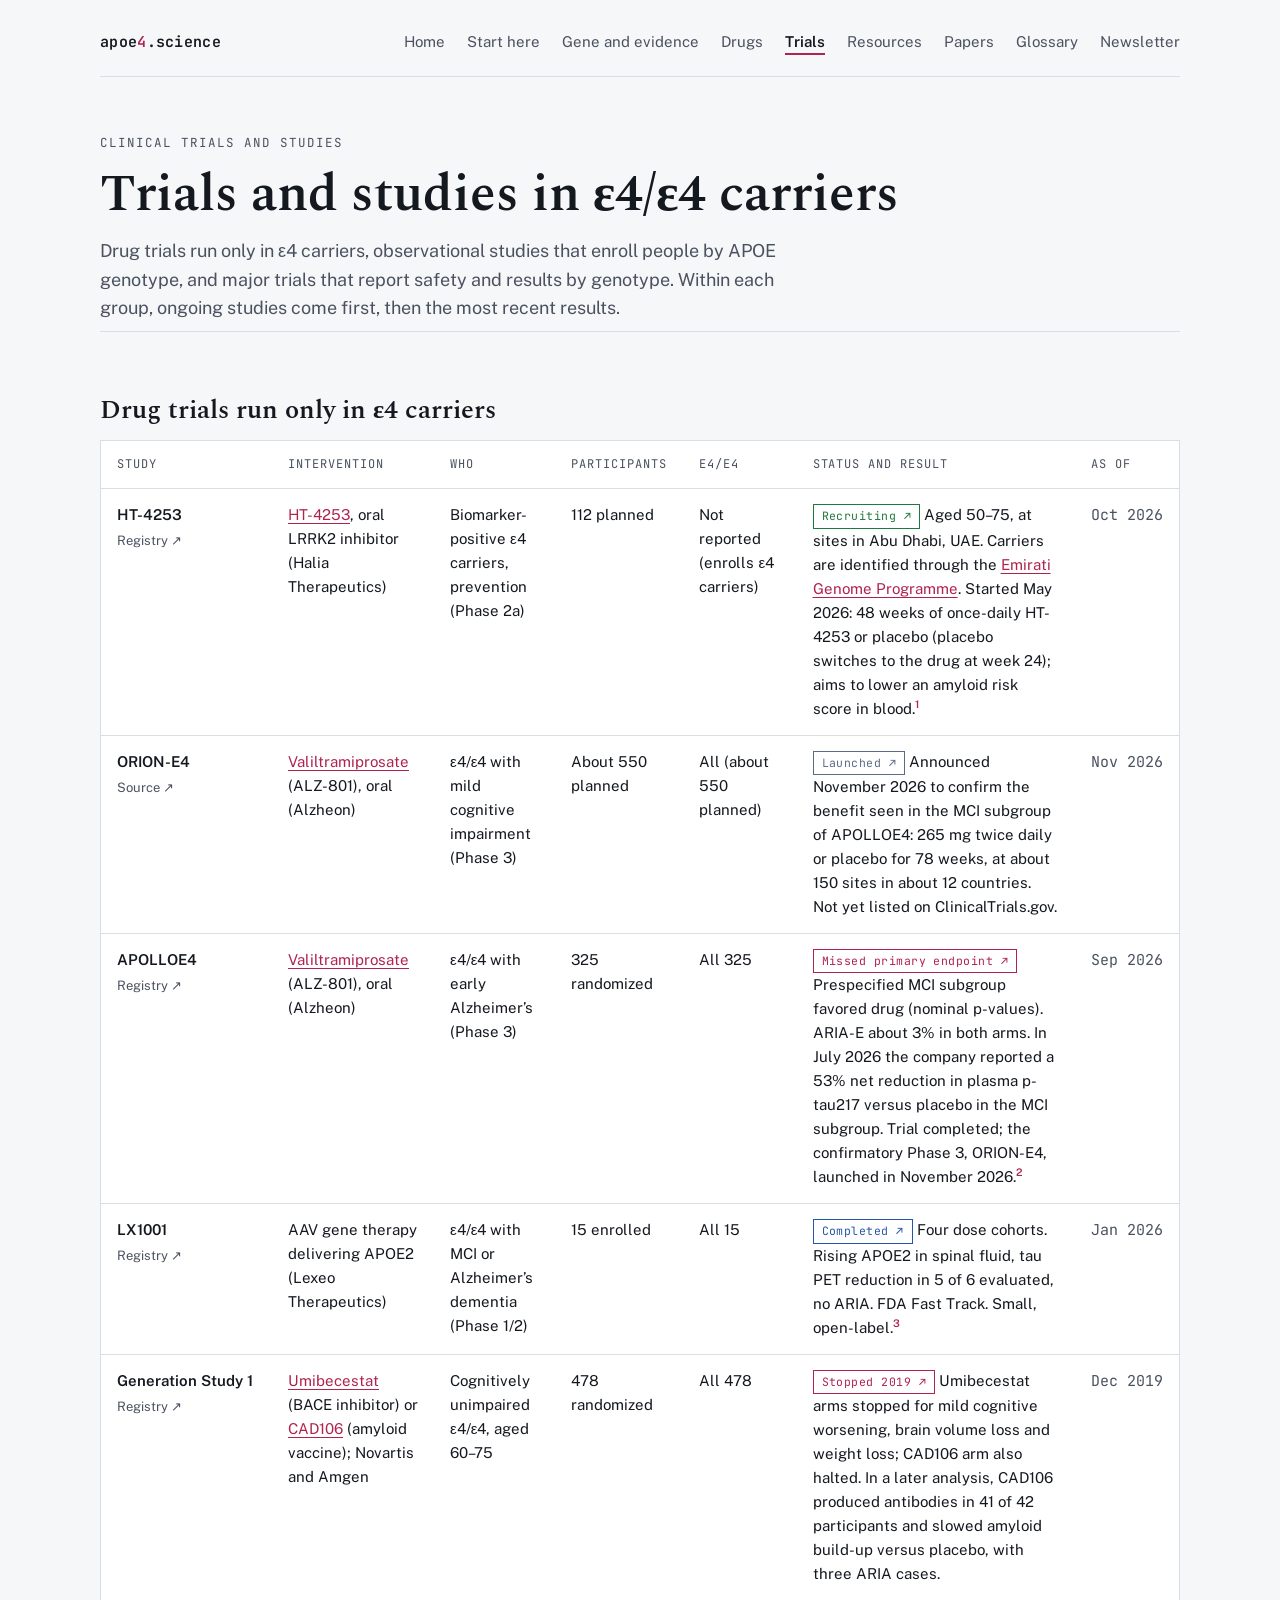
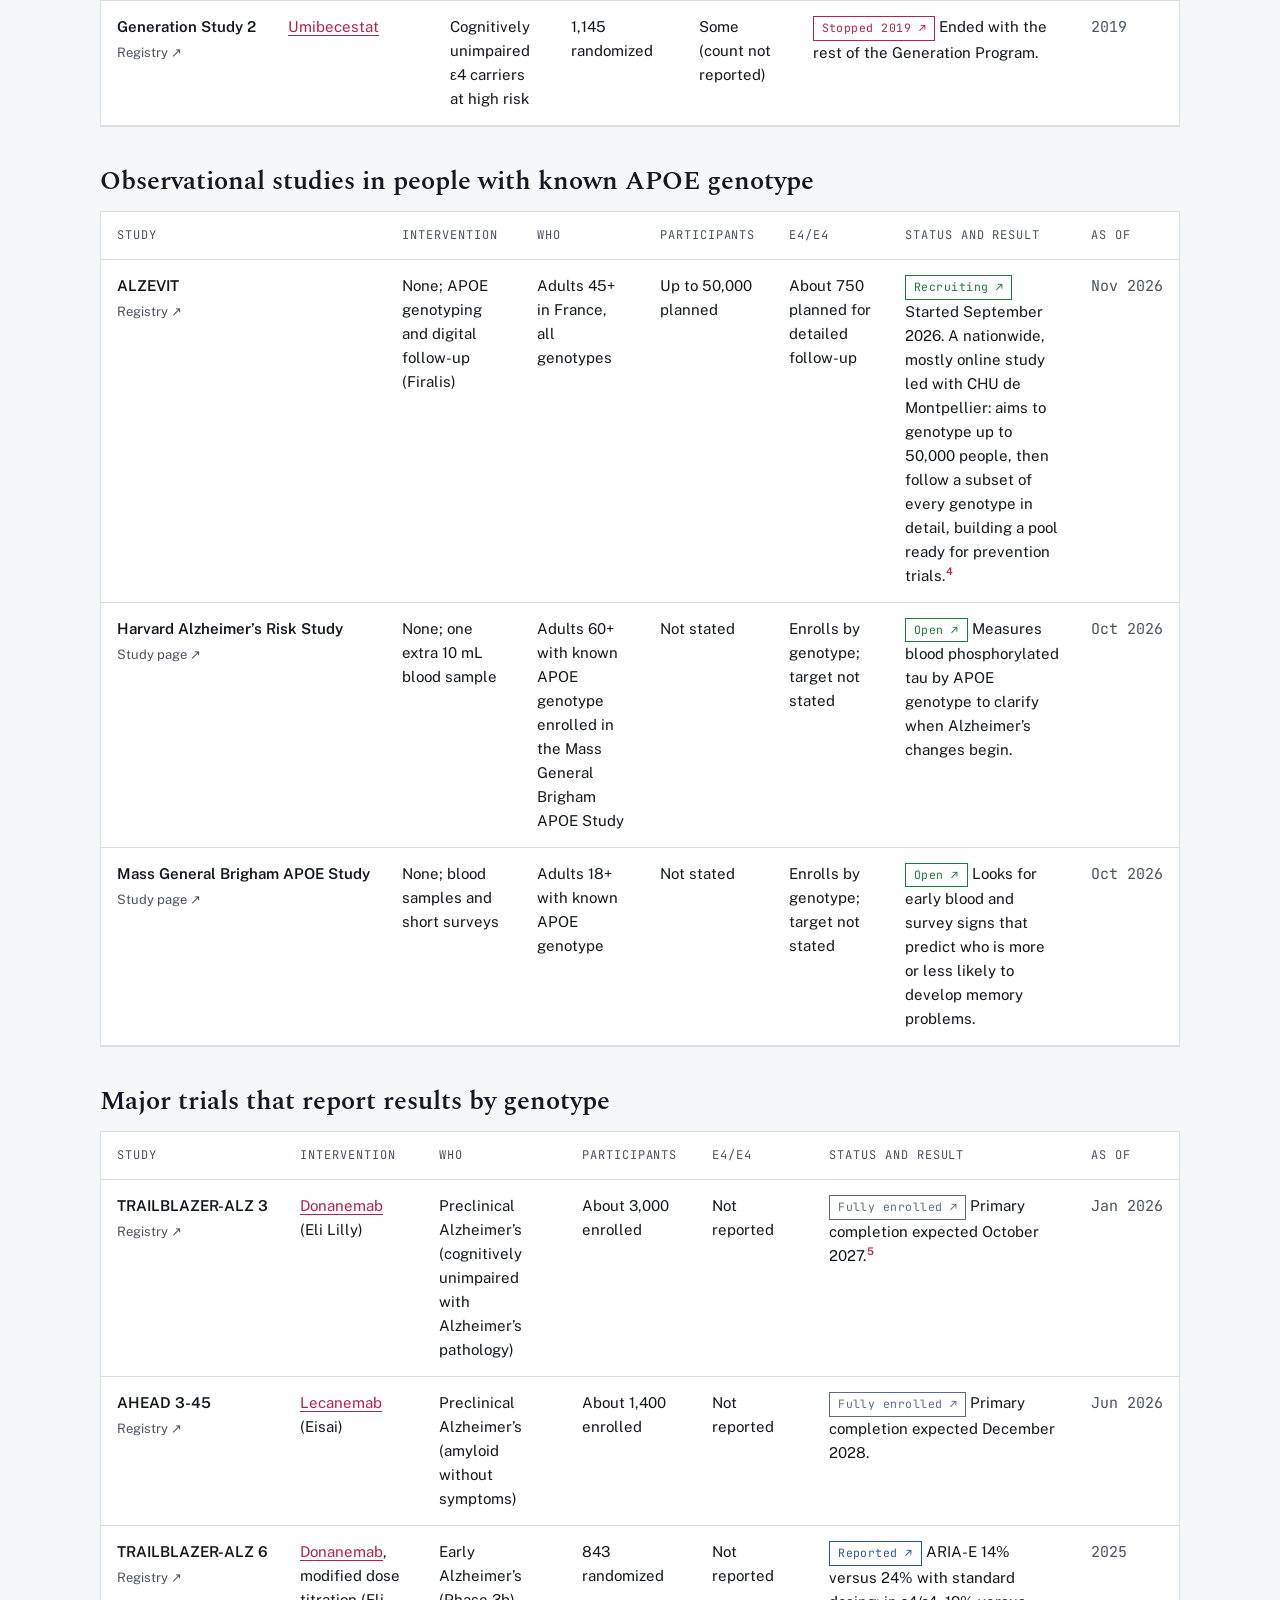
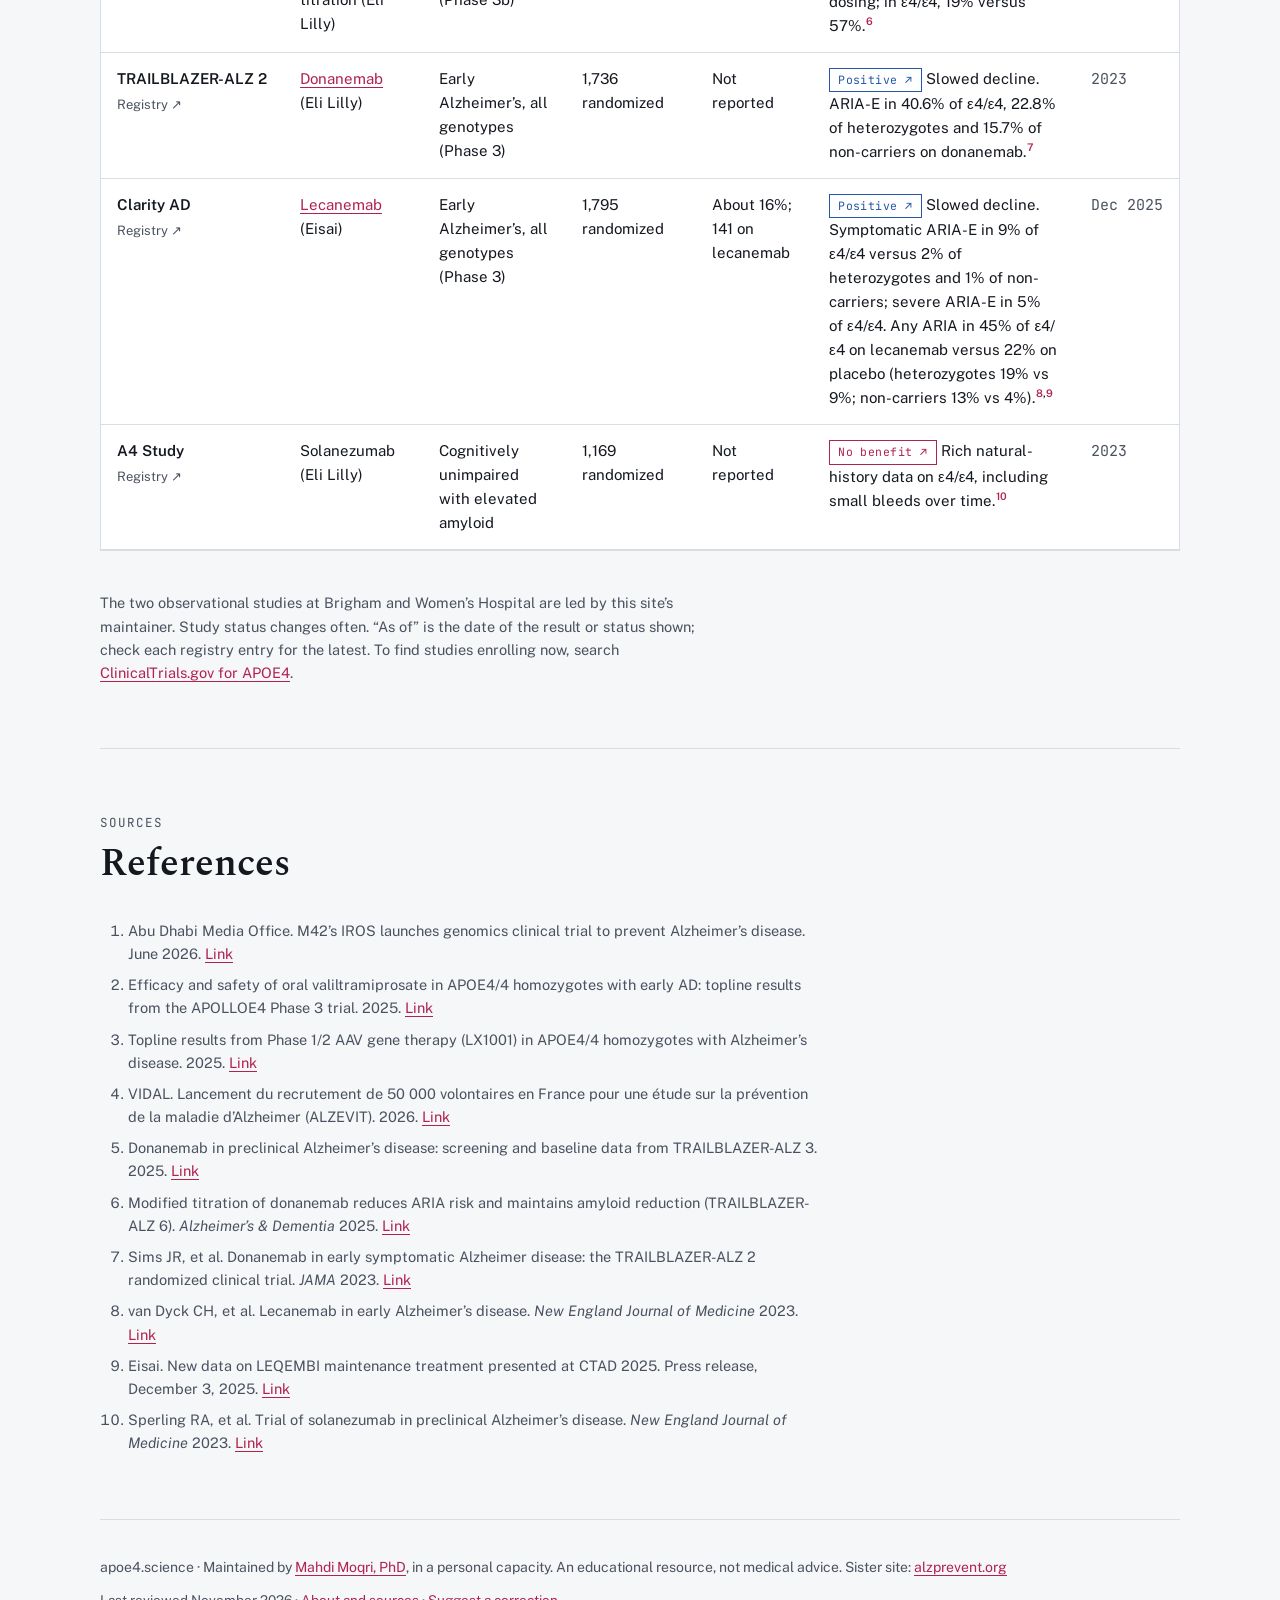
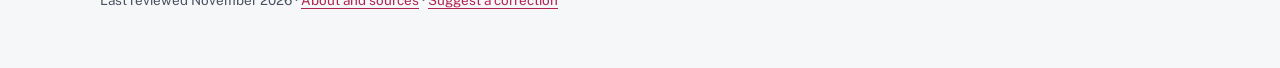
<file: trials.html>
<!doctype html>
<html lang="en">
<head>
<meta charset="utf-8">
<meta name="viewport" content="width=device-width, initial-scale=1, viewport-fit=cover">
<title>Clinical trials and studies · APOE4.science</title>
<meta name="claude:viewport-fit-sides" content="cover">
<meta name="description" content="A community resource on APOE ε4 homozygosity: evidence, data, trials and drugs.">
<link rel="icon" href="favicon.svg" type="image/svg+xml">
<meta name="theme-color" content="#b0234f">
<meta property="og:type" content="website">
<meta property="og:site_name" content="APOE4.science">
<meta property="og:title" content="Clinical trials and studies · APOE4.science">
<meta property="og:description" content="A community resource on APOE ε4 homozygosity: evidence, data, trials and drugs.">
<meta property="og:url" content="https://apoe4.science/trials.html">
<meta property="og:image" content="https://apoe4.science/og.png">
<meta property="og:image:width" content="1200">
<meta property="og:image:height" content="630">
<meta name="twitter:card" content="summary_large_image">
<link rel="canonical" href="https://apoe4.science/trials.html">
<link rel="preconnect" href="https://fonts.googleapis.com">
<link rel="preconnect" href="https://fonts.gstatic.com" crossorigin>
<link rel="stylesheet" href="https://fonts.googleapis.com/css2?family=Spectral:ital,wght@0,400;0,600;1,400&family=Public+Sans:wght@400;600&family=JetBrains+Mono:wght@400;600&display=swap">
<link rel="stylesheet" href="style.css?v=4">
</head>
<body>
<a class="skip" href="#main">Skip to content</a>
<div class="wrap">
  <header class="top">
    <a class="mark" href="index.html">apoe<span>4</span>.science</a>
    <nav aria-label="Pages">
      <a href="index.html">Home</a>
      <a href="start.html">Start here</a>
      <a href="gene.html">Gene and evidence</a>
      <a href="drugs.html">Drugs</a>
      <a href="trials.html" aria-current="page">Trials</a>
      <a href="resources.html">Resources</a>
      <a href="papers.html">Papers</a>
      <a href="glossary.html">Glossary</a>
      <a href="newsletter.html">Newsletter</a>
    </nav>
  </header>
  <main id="main">
    <div class="page-head">
      <p class="label">Clinical trials and studies</p>
      <h1>Trials and studies in ε4/ε4 carriers</h1>
      <p class="lede">Drug trials run only in ε4 carriers, observational studies that enroll people by APOE genotype, and major trials that report safety and results by genotype. Within each group, ongoing studies come first, then the most recent results.</p>
    </div>
    <section>
    <div class="group">
      <h2>Drug trials run only in ε4 carriers</h2>
      <div class="alleles" role="region" aria-label="Drug trials run only in ε4 carriers" tabindex="0">
        <table class="data">
          <thead><tr><th>Study</th><th>Intervention</th><th>Who</th><th>Participants</th><th>ε4/ε4</th><th>Status and result</th><th>As of</th></tr></thead>
          <tbody>
            <tr id="trial-ht-4253"><td data-label="Study"><div><span class="dname">HT-4253</span><span class="xlinks"><a class="lnk-ext" href="https://clinicaltrials.gov/study/NCT07399171" target="_blank" rel="noopener">Registry ↗</a></span></div></td><td data-label="Intervention"><div><a href="drugs.html#drug-ht-4253">HT-4253</a>, oral LRRK2 inhibitor (Halia Therapeutics)</div></td><td data-label="Who"><div>Biomarker-positive ε4 carriers, prevention (Phase 2a)</div></td><td data-label="Participants" class="e44"><div>112 planned</div></td><td data-label="ε4/ε4" class="e44"><div>Not reported (enrolls ε4 carriers)</div></td><td data-label="Status"><div><span><a class="pill-link" href="https://clinicaltrials.gov/study/NCT07399171" title="Open external record" target="_blank" rel="noopener"><span class="pill recruit">Recruiting ↗</span></a> Aged 50–75, at sites in Abu Dhabi, UAE. Carriers are identified through the <a href="https://www.emiratigenomeprogram.ae" target="_blank" rel="noopener">Emirati Genome Programme</a>. Started May 2026: 48 weeks of once-daily HT-4253 or placebo (placebo switches to the drug at week 24); aims to lower an amyloid risk score in blood.<sup class="ref"><a href="#ref-1" aria-label="Reference 1">1</a></sup></span></div></td><td class="asof" data-label="As of">Oct 2026</td></tr>
            <tr id="trial-orion-e4"><td data-label="Study"><div><span class="dname">ORION-E4</span><span class="xlinks"><a class="lnk-ext" href="https://www.biospace.com/press-releases/[base64]" target="_blank" rel="noopener">Source ↗</a></span></div></td><td data-label="Intervention"><div><a href="drugs.html#drug-valiltramiprosate">Valiltramiprosate</a> (ALZ-801), oral (Alzheon)</div></td><td data-label="Who"><div>ε4/ε4 with mild cognitive impairment (Phase 3)</div></td><td data-label="Participants" class="e44"><div>About 550 planned</div></td><td data-label="ε4/ε4" class="e44"><div>All (about 550 planned)</div></td><td data-label="Status"><div><span><a class="pill-link" href="https://www.biospace.com/press-releases/[base64]" title="Open external record" target="_blank" rel="noopener"><span class="pill run">Launched ↗</span></a> Announced November 2026 to confirm the benefit seen in the MCI subgroup of APOLLOE4: 265 mg twice daily or placebo for 78 weeks, at about 150 sites in about 12 countries. Not yet listed on ClinicalTrials.gov.</span></div></td><td class="asof" data-label="As of">Nov 2026</td></tr>
            <tr id="trial-apolloe4"><td data-label="Study"><div><span class="dname">APOLLOE4</span><span class="xlinks"><a class="lnk-ext" href="https://clinicaltrials.gov/study/NCT04770220" target="_blank" rel="noopener">Registry ↗</a></span></div></td><td data-label="Intervention"><div><a href="drugs.html#drug-valiltramiprosate">Valiltramiprosate</a> (ALZ-801), oral (Alzheon)</div></td><td data-label="Who"><div>ε4/ε4 with early Alzheimer’s (Phase 3)</div></td><td data-label="Participants" class="e44"><div>325 randomized</div></td><td data-label="ε4/ε4" class="e44"><div>All 325</div></td><td data-label="Status"><div><span><a class="pill-link" href="https://clinicaltrials.gov/study/NCT04770220" title="Open external record" target="_blank" rel="noopener"><span class="pill stop">Missed primary endpoint ↗</span></a> Prespecified MCI subgroup favored drug (nominal p-values). ARIA-E about 3% in both arms. In July 2026 the company reported a 53% net reduction in plasma p-tau217 versus placebo in the MCI subgroup. Trial completed; the confirmatory Phase 3, ORION-E4, launched in November 2026.<sup class="ref"><a href="#ref-2" aria-label="Reference 2">2</a></sup></span></div></td><td class="asof" data-label="As of">Sep 2026</td></tr>
            <tr id="trial-lx1001"><td data-label="Study"><div><span class="dname">LX1001</span><span class="xlinks"><a class="lnk-ext" href="https://clinicaltrials.gov/study/NCT03634007" target="_blank" rel="noopener">Registry ↗</a></span></div></td><td data-label="Intervention"><div>AAV gene therapy delivering APOE2 (Lexeo Therapeutics)</div></td><td data-label="Who"><div>ε4/ε4 with MCI or Alzheimer’s dementia (Phase 1/2)</div></td><td data-label="Participants" class="e44"><div>15 enrolled</div></td><td data-label="ε4/ε4" class="e44"><div>All 15</div></td><td data-label="Status"><div><span><a class="pill-link" href="https://clinicaltrials.gov/study/NCT03634007" title="Open external record" target="_blank" rel="noopener"><span class="pill done">Completed ↗</span></a> Four dose cohorts. Rising APOE2 in spinal fluid, tau PET reduction in 5 of 6 evaluated, no ARIA. FDA Fast Track. Small, open-label.<sup class="ref"><a href="#ref-3" aria-label="Reference 3">3</a></sup></span></div></td><td class="asof" data-label="As of">Jan 2026</td></tr>
            <tr id="trial-generation-study-1"><td data-label="Study"><div><span class="dname">Generation Study 1</span><span class="xlinks"><a class="lnk-ext" href="https://clinicaltrials.gov/study/NCT02565511" target="_blank" rel="noopener">Registry ↗</a></span></div></td><td data-label="Intervention"><div><a href="drugs.html#drug-umibecestat">Umibecestat</a> (BACE inhibitor) or <a href="drugs.html#drug-cad106">CAD106</a> (amyloid vaccine); Novartis and Amgen</div></td><td data-label="Who"><div>Cognitively unimpaired ε4/ε4, aged 60–75</div></td><td data-label="Participants" class="e44"><div>478 randomized</div></td><td data-label="ε4/ε4" class="e44"><div>All 478</div></td><td data-label="Status"><div><span><a class="pill-link" href="https://clinicaltrials.gov/study/NCT02565511" title="Open external record" target="_blank" rel="noopener"><span class="pill stop">Stopped 2019 ↗</span></a> Umibecestat arms stopped for mild cognitive worsening, brain volume loss and weight loss; CAD106 arm also halted. In a later analysis, CAD106 produced antibodies in 41 of 42 participants and slowed amyloid build-up versus placebo, with three ARIA cases.</span></div></td><td class="asof" data-label="As of">Dec 2019</td></tr>
            <tr id="trial-generation-study-2"><td data-label="Study"><div><span class="dname">Generation Study 2</span><span class="xlinks"><a class="lnk-ext" href="https://clinicaltrials.gov/study/NCT03131453" target="_blank" rel="noopener">Registry ↗</a></span></div></td><td data-label="Intervention"><div><a href="drugs.html#drug-umibecestat">Umibecestat</a></div></td><td data-label="Who"><div>Cognitively unimpaired ε4 carriers at high risk</div></td><td data-label="Participants" class="e44"><div>1,145 randomized</div></td><td data-label="ε4/ε4" class="e44"><div>Some (count not reported)</div></td><td data-label="Status"><div><span><a class="pill-link" href="https://clinicaltrials.gov/study/NCT03131453" title="Open external record" target="_blank" rel="noopener"><span class="pill stop">Stopped 2019 ↗</span></a> Ended with the rest of the Generation Program.</span></div></td><td class="asof" data-label="As of">2019</td></tr>
          </tbody>
        </table>
      </div>
    </div>
    <div class="group">
      <h2>Observational studies in people with known APOE genotype</h2>
      <div class="alleles" role="region" aria-label="Observational studies in people with known APOE genotype" tabindex="0">
        <table class="data">
          <thead><tr><th>Study</th><th>Intervention</th><th>Who</th><th>Participants</th><th>ε4/ε4</th><th>Status and result</th><th>As of</th></tr></thead>
          <tbody>
            <tr id="trial-alzevit"><td data-label="Study"><div><span class="dname">ALZEVIT</span><span class="xlinks"><a class="lnk-ext" href="https://clinicaltrials.gov/study/NCT07679906" target="_blank" rel="noopener">Registry ↗</a></span></div></td><td data-label="Intervention"><div>None; APOE genotyping and digital follow-up (Firalis)</div></td><td data-label="Who"><div>Adults 45+ in France, all genotypes</div></td><td data-label="Participants" class="e44"><div>Up to 50,000 planned</div></td><td data-label="ε4/ε4" class="e44"><div>About 750 planned for detailed follow-up</div></td><td data-label="Status"><div><span><a class="pill-link" href="https://clinicaltrials.gov/study/NCT07679906" title="Open external record" target="_blank" rel="noopener"><span class="pill recruit">Recruiting ↗</span></a> Started September 2026. A nationwide, mostly online study led with CHU de Montpellier: aims to genotype up to 50,000 people, then follow a subset of every genotype in detail, building a pool ready for prevention trials.<sup class="ref"><a href="#ref-4" aria-label="Reference 4">4</a></sup></span></div></td><td class="asof" data-label="As of">Nov 2026</td></tr>
            <tr id="trial-harvard-alzheimer-s-risk-study"><td data-label="Study"><div><span class="dname">Harvard Alzheimer’s Risk Study</span><span class="xlinks"><a class="lnk-ext" href="https://rally.massgeneralbrigham.org/study/FTeDisxU8VR" target="_blank" rel="noopener">Study page ↗</a></span></div></td><td data-label="Intervention"><div>None; one extra 10 mL blood sample</div></td><td data-label="Who"><div>Adults 60+ with known APOE genotype enrolled in the Mass General Brigham APOE Study</div></td><td data-label="Participants" class="e44"><div>Not stated</div></td><td data-label="ε4/ε4" class="e44"><div>Enrolls by genotype; target not stated</div></td><td data-label="Status"><div><span><a class="pill-link" href="https://rally.massgeneralbrigham.org/study/FTeDisxU8VR" title="Open external record" target="_blank" rel="noopener"><span class="pill recruit">Open ↗</span></a> Measures blood phosphorylated tau by APOE genotype to clarify when Alzheimer’s changes begin.</span></div></td><td class="asof" data-label="As of">Oct 2026</td></tr>
            <tr id="trial-mass-general-brigham-apoe-study"><td data-label="Study"><div><span class="dname">Mass General Brigham APOE Study</span><span class="xlinks"><a class="lnk-ext" href="https://rally.massgeneralbrigham.org/study/R45S3lXvFDG" target="_blank" rel="noopener">Study page ↗</a></span></div></td><td data-label="Intervention"><div>None; blood samples and short surveys</div></td><td data-label="Who"><div>Adults 18+ with known APOE genotype</div></td><td data-label="Participants" class="e44"><div>Not stated</div></td><td data-label="ε4/ε4" class="e44"><div>Enrolls by genotype; target not stated</div></td><td data-label="Status"><div><span><a class="pill-link" href="https://rally.massgeneralbrigham.org/study/R45S3lXvFDG" title="Open external record" target="_blank" rel="noopener"><span class="pill recruit">Open ↗</span></a> Looks for early blood and survey signs that predict who is more or less likely to develop memory problems.</span></div></td><td class="asof" data-label="As of">Oct 2026</td></tr>
          </tbody>
        </table>
      </div>
    </div>
    <div class="group">
      <h2>Major trials that report results by genotype</h2>
      <div class="alleles" role="region" aria-label="Major trials that report results by genotype" tabindex="0">
        <table class="data">
          <thead><tr><th>Study</th><th>Intervention</th><th>Who</th><th>Participants</th><th>ε4/ε4</th><th>Status and result</th><th>As of</th></tr></thead>
          <tbody>
            <tr id="trial-trailblazer-alz-3"><td data-label="Study"><div><span class="dname">TRAILBLAZER-ALZ 3</span><span class="xlinks"><a class="lnk-ext" href="https://clinicaltrials.gov/study/NCT05026866" target="_blank" rel="noopener">Registry ↗</a></span></div></td><td data-label="Intervention"><div><a href="drugs.html#drug-donanemab">Donanemab</a> (Eli Lilly)</div></td><td data-label="Who"><div>Preclinical Alzheimer’s (cognitively unimpaired with Alzheimer’s pathology)</div></td><td data-label="Participants" class="e44"><div>About 3,000 enrolled</div></td><td data-label="ε4/ε4" class="e44"><div>Not reported</div></td><td data-label="Status"><div><span><a class="pill-link" href="https://clinicaltrials.gov/study/NCT05026866" title="Open external record" target="_blank" rel="noopener"><span class="pill run">Fully enrolled ↗</span></a> Primary completion expected October 2027.<sup class="ref"><a href="#ref-5" aria-label="Reference 5">5</a></sup></span></div></td><td class="asof" data-label="As of">Jan 2026</td></tr>
            <tr id="trial-ahead-3-45"><td data-label="Study"><div><span class="dname">AHEAD 3-45</span><span class="xlinks"><a class="lnk-ext" href="https://clinicaltrials.gov/study/NCT04468659" target="_blank" rel="noopener">Registry ↗</a></span></div></td><td data-label="Intervention"><div><a href="drugs.html#drug-lecanemab">Lecanemab</a> (Eisai)</div></td><td data-label="Who"><div>Preclinical Alzheimer’s (amyloid without symptoms)</div></td><td data-label="Participants" class="e44"><div>About 1,400 enrolled</div></td><td data-label="ε4/ε4" class="e44"><div>Not reported</div></td><td data-label="Status"><div><span><a class="pill-link" href="https://clinicaltrials.gov/study/NCT04468659" title="Open external record" target="_blank" rel="noopener"><span class="pill run">Fully enrolled ↗</span></a> Primary completion expected December 2028.</span></div></td><td class="asof" data-label="As of">Jun 2026</td></tr>
            <tr id="trial-trailblazer-alz-6"><td data-label="Study"><div><span class="dname">TRAILBLAZER-ALZ 6</span><span class="xlinks"><a class="lnk-ext" href="https://clinicaltrials.gov/study/NCT05738486" target="_blank" rel="noopener">Registry ↗</a></span></div></td><td data-label="Intervention"><div><a href="drugs.html#drug-donanemab">Donanemab</a>, modified dose titration (Eli Lilly)</div></td><td data-label="Who"><div>Early Alzheimer’s (Phase 3b)</div></td><td data-label="Participants" class="e44"><div>843 randomized</div></td><td data-label="ε4/ε4" class="e44"><div>Not reported</div></td><td data-label="Status"><div><span><a class="pill-link" href="https://clinicaltrials.gov/study/NCT05738486" title="Open external record" target="_blank" rel="noopener"><span class="pill done">Reported ↗</span></a> ARIA-E 14% versus 24% with standard dosing; in ε4/ε4, 19% versus 57%.<sup class="ref"><a href="#ref-6" aria-label="Reference 6">6</a></sup></span></div></td><td class="asof" data-label="As of">2025</td></tr>
            <tr id="trial-trailblazer-alz-2"><td data-label="Study"><div><span class="dname">TRAILBLAZER-ALZ 2</span><span class="xlinks"><a class="lnk-ext" href="https://clinicaltrials.gov/study/NCT04437511" target="_blank" rel="noopener">Registry ↗</a></span></div></td><td data-label="Intervention"><div><a href="drugs.html#drug-donanemab">Donanemab</a> (Eli Lilly)</div></td><td data-label="Who"><div>Early Alzheimer’s, all genotypes (Phase 3)</div></td><td data-label="Participants" class="e44"><div>1,736 randomized</div></td><td data-label="ε4/ε4" class="e44"><div>Not reported</div></td><td data-label="Status"><div><span><a class="pill-link" href="https://clinicaltrials.gov/study/NCT04437511" title="Open external record" target="_blank" rel="noopener"><span class="pill done">Positive ↗</span></a> Slowed decline. ARIA-E in 40.6% of ε4/ε4, 22.8% of heterozygotes and 15.7% of non-carriers on donanemab.<sup class="ref"><a href="#ref-7" aria-label="Reference 7">7</a></sup></span></div></td><td class="asof" data-label="As of">2023</td></tr>
            <tr id="trial-clarity-ad"><td data-label="Study"><div><span class="dname">Clarity AD</span><span class="xlinks"><a class="lnk-ext" href="https://clinicaltrials.gov/study/NCT03887455" target="_blank" rel="noopener">Registry ↗</a></span></div></td><td data-label="Intervention"><div><a href="drugs.html#drug-lecanemab">Lecanemab</a> (Eisai)</div></td><td data-label="Who"><div>Early Alzheimer’s, all genotypes (Phase 3)</div></td><td data-label="Participants" class="e44"><div>1,795 randomized</div></td><td data-label="ε4/ε4" class="e44"><div>About 16%; 141 on lecanemab</div></td><td data-label="Status"><div><span><a class="pill-link" href="https://clinicaltrials.gov/study/NCT03887455" title="Open external record" target="_blank" rel="noopener"><span class="pill done">Positive ↗</span></a> Slowed decline. Symptomatic ARIA-E in 9% of ε4/ε4 versus 2% of heterozygotes and 1% of non-carriers; severe ARIA-E in 5% of ε4/ε4. Any ARIA in 45% of ε4/ε4 on lecanemab versus 22% on placebo (heterozygotes 19% vs 9%; non-carriers 13% vs 4%).<sup class="ref"><a href="#ref-8" aria-label="Reference 8">8</a><span aria-hidden="true">,</span><a href="#ref-9" aria-label="Reference 9">9</a></sup></span></div></td><td class="asof" data-label="As of">Dec 2025</td></tr>
            <tr id="trial-a4-study"><td data-label="Study"><div><span class="dname">A4 Study</span><span class="xlinks"><a class="lnk-ext" href="https://clinicaltrials.gov/study/NCT02008357" target="_blank" rel="noopener">Registry ↗</a></span></div></td><td data-label="Intervention"><div>Solanezumab (Eli Lilly)</div></td><td data-label="Who"><div>Cognitively unimpaired with elevated amyloid</div></td><td data-label="Participants" class="e44"><div>1,169 randomized</div></td><td data-label="ε4/ε4" class="e44"><div>Not reported</div></td><td data-label="Status"><div><span><a class="pill-link" href="https://clinicaltrials.gov/study/NCT02008357" title="Open external record" target="_blank" rel="noopener"><span class="pill stop">No benefit ↗</span></a> Rich natural-history data on ε4/ε4, including small bleeds over time.<sup class="ref"><a href="#ref-10" aria-label="Reference 10">10</a></sup></span></div></td><td class="asof" data-label="As of">2023</td></tr>
          </tbody>
        </table>
      </div>
    </div>
      <p class="note">The two observational studies at Brigham and Women’s Hospital are led by this site’s maintainer. Study status changes often. “As of” is the date of the result or status shown; check each registry entry for the latest. To find studies enrolling now, search <a href="https://clinicaltrials.gov/search?term=APOE4" target="_blank" rel="noopener">ClinicalTrials.gov for APOE4</a>.</p>
    </section>
    <section id="references">
      <div class="sec-head">
        <p class="label">Sources</p>
        <h2>References</h2>
      </div>
      <ol class="reflist">
        <li id="ref-1">Abu Dhabi Media Office. M42’s IROS launches genomics clinical trial to prevent Alzheimer’s disease. June 2026. <a href="https://www.mediaoffice.abudhabi/en/health/m42s-insights-research-organization-and-solutions-launches-genomics-clinical-trial-to-prevent-alzheimers-disease/" target="_blank" rel="noopener">Link</a></li>
        <li id="ref-2">Efficacy and safety of oral valiltramiprosate in APOE4/4 homozygotes with early AD: topline results from the APOLLOE4 Phase 3 trial. 2025. <a href="https://www.ncbi.nlm.nih.gov/pmc/articles/PMC12726020/" target="_blank" rel="noopener">Link</a></li>
        <li id="ref-3">Topline results from Phase 1/2 AAV gene therapy (LX1001) in APOE4/4 homozygotes with Alzheimer’s disease. 2025. <a href="https://www.ncbi.nlm.nih.gov/pmc/articles/PMC12739747/" target="_blank" rel="noopener">Link</a></li>
        <li id="ref-4">VIDAL. Lancement du recrutement de 50 000 volontaires en France pour une étude sur la prévention de la maladie d’Alzheimer (ALZEVIT). 2026. <a href="https://www.vidal.fr/actualites/38293-lancement-du-recrutement-de-50-000-volontaires-en-france-pour-une-etude-sur-la-prevention-de-la-maladie-d-alzheimer.html" target="_blank" rel="noopener">Link</a></li>
        <li id="ref-5">Donanemab in preclinical Alzheimer’s disease: screening and baseline data from TRAILBLAZER-ALZ 3. 2025. <a href="https://www.ncbi.nlm.nih.gov/pmc/articles/PMC12439032/" target="_blank" rel="noopener">Link</a></li>
        <li id="ref-6">Modified titration of donanemab reduces ARIA risk and maintains amyloid reduction (TRAILBLAZER-ALZ 6). <i>Alzheimer’s &amp; Dementia</i> 2025. <a href="https://doi.org/10.1002/alz.70062" target="_blank" rel="noopener">Link</a></li>
        <li id="ref-7">Sims JR, et al. Donanemab in early symptomatic Alzheimer disease: the TRAILBLAZER-ALZ 2 randomized clinical trial. <i>JAMA</i> 2023. <a href="https://doi.org/10.1001/jama.2023.13239" target="_blank" rel="noopener">Link</a></li>
        <li id="ref-8">van Dyck CH, et al. Lecanemab in early Alzheimer’s disease. <i>New England Journal of Medicine</i> 2023. <a href="https://doi.org/10.1056/NEJMoa2212948" target="_blank" rel="noopener">Link</a></li>
        <li id="ref-9">Eisai. New data on LEQEMBI maintenance treatment presented at CTAD 2025. Press release, December 3, 2025. <a href="https://media-us.eisai.com/[base64]" target="_blank" rel="noopener">Link</a></li>
        <li id="ref-10">Sperling RA, et al. Trial of solanezumab in preclinical Alzheimer’s disease. <i>New England Journal of Medicine</i> 2023. <a href="https://doi.org/10.1056/NEJMoa2305032" target="_blank" rel="noopener">Link</a></li>
      </ol>
    </section>
  </main>
  <footer>
    <span>apoe4.science · Maintained by <a href="https://moqri.bwh.harvard.edu/" target="_blank" rel="noopener">Mahdi Moqri, PhD</a>, in a personal capacity. An educational resource, not medical advice. Sister site: <a href="https://alzprevent.org" target="_blank" rel="noopener">alzprevent.org</a></span>
    <span class="updated">Last reviewed November 2026 · <a href="about.html">About and sources</a> · <a href="https://github.com/Moqri-Lab/APOE4.science/issues" target="_blank" rel="noopener">Suggest a correction</a></span>
  </footer>
</div>

<script>var c=document.querySelector('nav a[aria-current]');if(c&&c.scrollIntoView&&window.innerWidth<640)c.scrollIntoView({inline:"center",block:"nearest"});</script>
</body>
</html>
</file>
<file: style.css>
/* Layout: one left-aligned reading column with wide data bands; the allele strip (codons 112/158) is the signature element. */
:root{
  --bg:#f6f7f9; --surface:#ffffff; --ink:#14181f; --muted:#4a5260; --rule:#d9dde4;
  --e2:#2f7d6d; --e3:#5b6b86; --e4:#b0234f; --e4-soft:#f6e3ea; --green:#1f7a3d; --blue:#2458a6;
  --display:'Spectral', Georgia, 'Times New Roman', serif;
  --body:'Public Sans', 'Helvetica Neue', Arial, sans-serif;
  --mono:'JetBrains Mono', ui-monospace, Menlo, Consolas, monospace;
}
@media (prefers-color-scheme: dark){:root:not([data-theme="light"]){
  --bg:#0f1217; --surface:#171b22; --ink:#e8ebf0; --muted:#a3abb8; --rule:#2a303a;
  --e2:#5cc0a8; --e3:#93a3bf; --e4:#ec6b93; --e4-soft:#3a1a26; --green:#5fd08a; --blue:#7fa9ec; color-scheme:dark}}
:root[data-theme="dark"]{
  --bg:#0f1217; --surface:#171b22; --ink:#e8ebf0; --muted:#a3abb8; --rule:#2a303a;
  --e2:#5cc0a8; --e3:#93a3bf; --e4:#ec6b93; --e4-soft:#3a1a26; --green:#5fd08a; --blue:#7fa9ec; color-scheme:dark}

*{box-sizing:border-box}
body{background:var(--bg);color:var(--ink);font-family:var(--body);font-size:17px;line-height:1.6;
  padding-left:max(16px, env(safe-area-inset-left, 0px));padding-right:max(16px, env(safe-area-inset-right, 0px))}
.wrap{max-width:1080px;margin:0 auto}
a{color:var(--e4);text-underline-offset:3px}
a:focus-visible,button:focus-visible{outline:2px solid var(--e4);outline-offset:3px}
h1,h2,h3{font-family:var(--display);font-weight:600;line-height:1.15;text-wrap:balance;margin:0}
p{margin:0}
.label{font-family:var(--mono);font-size:12.5px;letter-spacing:.08em;text-transform:uppercase;color:var(--muted)}
.prose{max-width:65ch;display:grid;gap:14px}

header.top{display:flex;justify-content:space-between;align-items:center;gap:16px;flex-wrap:wrap;padding-block:22px;border-bottom:1px solid var(--rule)}
.mark{font-family:var(--mono);font-weight:600;font-size:15px;letter-spacing:.02em;color:var(--ink);text-decoration:none}
.mark span{color:var(--e4)}
nav{display:flex;gap:22px;flex-wrap:wrap}
nav a{color:var(--muted);text-decoration:none;font-size:15px}
nav a:hover{color:var(--ink)}

.hero{display:grid;grid-template-columns:minmax(0,1.25fr) minmax(0,1fr);gap:56px;align-items:end;padding-block:72px 56px}
.hero h1{font-size:clamp(40px,6vw,68px);letter-spacing:-.01em}
.hero h1 em{font-style:italic;color:var(--e4);font-weight:400}
.hero .lede{font-size:19px;color:var(--muted);max-width:52ch;margin-top:22px}
.geno{font-family:var(--display);font-size:clamp(84px,13vw,150px);line-height:.9;color:var(--e4);letter-spacing:-.02em}
.geno small{display:block;font-family:var(--mono);font-size:13px;letter-spacing:.06em;color:var(--muted);margin-top:16px;text-transform:uppercase}

section{padding-block:64px;border-top:1px solid var(--rule)}
.sec-head{display:grid;gap:10px;margin-bottom:32px}
.sec-head h2{font-size:clamp(28px,3.4vw,38px)}

/* Allele strip */
.alleles{overflow-x:auto;background:var(--surface);border:1px solid var(--rule)}
table.allele{border-collapse:collapse;width:100%;min-width:560px;font-variant-numeric:tabular-nums}
table.allele th,table.allele td{padding:16px 18px;text-align:left;border-bottom:1px solid var(--rule)}
table.allele tr:last-child td{border-bottom:0}
table.allele th{font-family:var(--mono);font-size:12.5px;letter-spacing:.08em;text-transform:uppercase;color:var(--muted);font-weight:400}
.al{font-family:var(--display);font-size:24px;font-weight:600}
.res{display:inline-flex;align-items:center;gap:10px;font-family:var(--mono);font-size:15px}
.res b{display:inline-grid;place-items:center;width:34px;height:34px;border:1.5px solid currentColor;font-weight:600}
.c-e2{color:var(--e2)} .c-e3{color:var(--e3)} .c-e4{color:var(--e4)}
tr.is-e4 td{background:var(--e4-soft)}
.note{font-size:14.5px;color:var(--muted);margin-top:14px;max-width:70ch}

/* Findings */
.findings{display:grid;grid-template-columns:repeat(2,minmax(0,1fr));gap:0;border-top:1px solid var(--rule)}
.finding{padding:28px 28px 28px 0;border-bottom:1px solid var(--rule);display:grid;gap:10px;align-content:start}
.finding:nth-child(even){padding-left:28px;padding-right:0;border-left:1px solid var(--rule)}
.finding .fig{font-family:var(--display);font-size:44px;line-height:1;color:var(--e4)}
.finding p{color:var(--ink)}
.finding h3{font-size:22px}
.finding .src{font-size:13.5px;color:var(--muted)}

/* Questions */
ol.questions{list-style:none;padding:0;margin:0;display:grid;gap:0;counter-reset:q}
ol.questions li{counter-increment:q;display:grid;grid-template-columns:56px minmax(0,1fr);gap:16px;padding-block:20px;border-bottom:1px solid var(--rule)}
ol.questions li::before{content:"Q" counter(q);font-family:var(--mono);font-size:14px;color:var(--e4);padding-top:4px}
ol.questions h3{font-size:22px;margin-bottom:6px}
ol.questions p{color:var(--muted);max-width:65ch}

/* Study */
.study{display:grid;grid-template-columns:minmax(0,1.2fr) minmax(0,1fr);gap:48px}
dl.facts{margin:0;display:grid;gap:0;background:var(--surface);border:1px solid var(--rule);align-self:start}
dl.facts div{display:grid;grid-template-columns:130px minmax(0,1fr);gap:16px;padding:14px 18px;border-bottom:1px solid var(--rule)}
dl.facts div:last-child{border-bottom:0}
dl.facts dt{font-family:var(--mono);font-size:12.5px;letter-spacing:.06em;text-transform:uppercase;color:var(--muted);padding-top:3px}
dl.facts dd{margin:0}
ul.measures{margin:0;padding-left:20px;display:grid;gap:6px}

/* Contact */
.contact{display:flex;flex-wrap:wrap;gap:12px;align-items:center;margin-top:8px}
.email{font-family:var(--mono);font-size:16px;padding:10px 14px;background:var(--surface);border:1px solid var(--rule);user-select:all}
button.copy{font-family:var(--body);font-size:15px;font-weight:600;padding:10px 16px;background:var(--ink);color:var(--bg);border:0;cursor:pointer}
button.copy:hover{background:var(--e4)}
.disclaimer{margin-top:26px;padding:16px 18px;border-left:3px solid var(--e4);background:var(--surface);font-size:15px;color:var(--muted);max-width:70ch}

ul.refs{list-style:none;padding:0;margin:0;display:grid;gap:14px;max-width:80ch;font-size:15.5px}
ul.refs li{padding-bottom:14px;border-bottom:1px solid var(--rule)}
ul.refs .j{font-style:italic}

footer{padding-block:36px 48px;border-top:1px solid var(--rule);display:flex;justify-content:space-between;flex-wrap:wrap;gap:12px;color:var(--muted);font-size:14px}

@media (max-width:820px){
  .hero,.study{grid-template-columns:minmax(0,1fr);gap:32px}
  .hero{padding-block:48px 40px}
  .findings{grid-template-columns:minmax(0,1fr)}
  .finding,.finding:nth-child(even){padding:24px 0;border-left:0}
  dl.facts div{grid-template-columns:minmax(0,1fr);gap:2px}
}
@media (prefers-reduced-motion:no-preference){
  .geno{animation:rise .8s ease-out both}
  @keyframes rise{from{transform:translateY(8px)}to{transform:none}}
}

/* Desktop hero: headline spans the full width; lede and ε4/ε4 sit side by side below */
@media (min-width:821px){
  .hero{row-gap:0;align-items:start}
  .hero > div:first-child{display:contents}
  .hero > div:first-child > .label,.hero > div:first-child > h1{grid-column:1 / -1}
  .hero > div:first-child > .lede,.hero > div:first-child > .note{grid-column:1}
  .hero h1{max-width:none;text-wrap:balance}
  .hero .geno{grid-column:2;grid-row:3 / span 2;align-self:end;justify-self:end}
}

nav a[aria-current="page"]{color:var(--ink);font-weight:600;text-decoration:underline;text-decoration-color:var(--e4);text-decoration-thickness:2px;text-underline-offset:6px}
.page-head{padding-block:56px 8px;display:grid;gap:12px}
.page-head h1{font-size:clamp(34px,5vw,52px)}
.page-head .lede{font-size:18px;color:var(--muted);max-width:62ch}
.cards{display:grid;grid-template-columns:repeat(3,minmax(0,1fr));gap:0;border-top:1px solid var(--rule);border-left:1px solid var(--rule)}
.card{display:grid;gap:8px;align-content:start;padding:24px;border-right:1px solid var(--rule);border-bottom:1px solid var(--rule);text-decoration:none;color:var(--ink);background:var(--surface)}
.card:hover h3{color:var(--e4)}
.card h3{font-size:22px}
.card p{color:var(--muted);font-size:15.5px}
.group{display:grid;gap:14px;margin-bottom:40px}
.group h2{font-size:26px}
ul.refs li p.why{color:var(--muted);font-size:14.5px;margin-top:4px}
table.data{border-collapse:collapse;width:100%;min-width:760px}
table.data th,table.data td{padding:14px 16px;text-align:left;vertical-align:top;border-bottom:1px solid var(--rule);font-size:15px}
table.data th{font-family:var(--mono);font-size:12px;letter-spacing:.08em;text-transform:uppercase;color:var(--muted);font-weight:400}
table.data td:first-child{font-weight:600;white-space:nowrap}
.pill{display:inline-block;font-family:var(--mono);font-size:11.5px;letter-spacing:.04em;padding:2px 8px;border:1px solid currentColor;white-space:nowrap}
.pill.recruit{color:var(--green)} .pill.done{color:var(--blue)} .pill.stop{color:var(--e4)} .pill.run{color:var(--e3)}
.signup{display:grid;grid-template-columns:minmax(0,1fr) minmax(0,480px);gap:40px;align-items:center}
.signup iframe{width:100%;max-width:480px;height:320px;border:1px solid var(--rule);background:#fff}
@media (max-width:820px){.signup{grid-template-columns:minmax(0,1fr)}}
h2.res-kind{font-size:22px;padding:28px 0 4px;border-bottom:2px solid var(--e4);margin-bottom:8px}
.resources h2.res-kind:first-child{padding-top:0}
sup.ref{font-size:.7em;line-height:0;vertical-align:super;margin-left:.08em;font-weight:600;white-space:nowrap}
sup.ref a{text-decoration:none}
sup.ref a:hover,sup.ref a:focus-visible{text-decoration:underline}
ol.reflist{margin:0;padding-left:28px;display:grid;gap:8px;font-size:14.5px;color:var(--muted);max-width:80ch}
ol.reflist li{scroll-margin-top:24px}
ol.reflist li:target{color:var(--ink)}
ul.refs li a.paper{color:var(--ink);text-decoration-color:var(--rule)}
ul.refs li a.paper:hover{text-decoration-color:var(--e4)}
a.cite{text-decoration:none;font-family:system-ui,-apple-system,"Segoe UI",sans-serif;font-size:.95em;font-weight:600;line-height:1;padding:0 .12em;margin-left:.08em;border-radius:3px;white-space:nowrap}
a.cite:hover,a.cite:focus-visible{background:var(--surface);text-decoration:none}
td.asof{font-family:var(--mono);font-size:13px;color:var(--muted);white-space:nowrap}
.resources{display:grid;gap:0}
.resource{display:grid;grid-template-columns:minmax(0,240px) minmax(0,1fr);gap:32px;padding-block:32px;border-bottom:1px solid var(--rule);scroll-margin-top:24px}
.resource:first-child{padding-top:0}
.resource-head{display:grid;gap:8px;align-content:start}
.resource-head h2{font-size:28px}
.resource-head h2 a{color:var(--ink);text-decoration-color:var(--e4)}
.resource dl.facts div{grid-template-columns:110px minmax(0,1fr)}
@media (max-width:820px){.resource{grid-template-columns:minmax(0,1fr);gap:14px}.resource dl.facts div{grid-template-columns:minmax(0,1fr)}}
.skip{position:absolute;left:-9999px;top:0;background:var(--ink);color:var(--bg);padding:8px 14px;z-index:20}
.skip:focus{left:max(16px, env(safe-area-inset-left, 0px));top:8px}
dl.glossary div{grid-template-columns:260px minmax(0,1fr)}
dl.glossary dt{font-family:var(--body);text-transform:none;letter-spacing:0;font-size:14.5px;color:var(--ink);font-weight:600}
@media (max-width:820px){dl.glossary div{grid-template-columns:minmax(0,1fr)}}
@media (max-width:640px){
  header.top{flex-direction:column;align-items:flex-start;gap:12px;padding-block:16px}
  header.top nav{flex-wrap:nowrap;overflow-x:auto;max-width:100%;gap:18px;padding-bottom:6px;-webkit-overflow-scrolling:touch;scrollbar-width:thin}
  header.top nav a{white-space:nowrap}
}
@media (max-width:640px){
  table.data{min-width:0}
  table.data thead{position:absolute;left:-9999px}
  table.data tr{display:block;padding:14px 16px;border-bottom:1px solid var(--rule)}
  table.data td{display:grid;grid-template-columns:96px minmax(0,1fr);gap:10px;padding:5px 0;border:0;white-space:normal}
  table.data td::before{content:attr(data-label);font-family:var(--mono);font-size:11px;letter-spacing:.06em;text-transform:uppercase;color:var(--muted);padding-top:3px}
}
.bar-row{display:flex;align-items:center;gap:10px;min-width:160px}
.fp{position:relative;margin-top:18px;--fp-1:#2a78d6;--fp-2:#eb6834;--fp-3:#1baf7a}
@media (prefers-color-scheme:dark){:root:where(:not([data-theme="light"])) .fp{--fp-1:#3987e5;--fp-2:#d95926;--fp-3:#199e70}}
:root[data-theme="dark"] .fp{--fp-1:#3987e5;--fp-2:#d95926;--fp-3:#199e70}
.fp-controls{display:flex;flex-wrap:wrap;gap:10px 16px;align-items:center;margin-bottom:12px}
.fp-seg{display:inline-flex;border:1px solid var(--rule);border-radius:6px;overflow:hidden;background:var(--surface)}
.fp-seg button{font:inherit;font-size:14px;padding:6px 12px;border:0;background:none;color:var(--muted);cursor:pointer}
.fp-seg button+button{border-left:1px solid var(--rule)}
.fp-seg button[aria-pressed="true"]{color:var(--ink);background:var(--bg);font-weight:600}
.fp-dl{font-size:14px}
.fp-legend{display:flex;flex-wrap:wrap;gap:6px 18px;margin-bottom:6px}
.fp-key{display:inline-flex;align-items:center;gap:6px;font:inherit;font-size:14px;color:var(--ink);background:none;border:0;padding:4px 0;cursor:pointer}
.fp-key[aria-pressed="false"]{color:var(--muted);text-decoration:line-through}
.fp-key[aria-pressed="false"] svg{opacity:.3}
.fp-figure{background:var(--surface);border:1px solid var(--rule)}
.fp-figure svg{display:block;max-width:100%}
.fp-band{fill:var(--bg);opacity:.6}
.fp-grid{stroke:var(--rule);stroke-width:1}
.fp-ref{stroke:var(--muted);stroke-width:1;stroke-dasharray:3 3}
.fp-tick,.fp-dir{font-family:var(--mono);font-size:11px;fill:var(--muted)}
.fp-axis{font-size:12px;fill:var(--muted)}
.fp-row{font-family:var(--mono);font-size:13px;fill:var(--ink)}
.fp-row-key{font-weight:600}
.fp-val{font-family:var(--mono);font-size:11px;fill:var(--ink)}
.fp-ci{stroke-width:2;stroke-linecap:round}
.fp-c1{stroke:var(--fp-1);background:var(--fp-1)}.fp-c2{stroke:var(--fp-2);background:var(--fp-2)}.fp-c3{stroke:var(--fp-3);background:var(--fp-3)}
.fp-m{stroke:var(--surface);stroke-width:2}
.fp-s1{fill:var(--fp-1)}.fp-s2{fill:var(--fp-2)}.fp-s3{fill:var(--fp-3)}
.fp-hit{fill:transparent}
.fp-pt{cursor:pointer;outline:none}
.fp-pt.is-on .fp-ci{stroke-width:3}
.fp-pt:focus-visible .fp-m{stroke:var(--ink)}
.fp-tip{position:absolute;z-index:2;pointer-events:none;background:var(--surface);border:1px solid var(--rule);box-shadow:0 4px 14px rgba(0,0,0,.12);padding:8px 10px;font-size:13px;line-height:1.4;white-space:nowrap}
.fp-tip strong{display:block;font-family:var(--mono);font-size:14px;color:var(--ink)}
.fp-tip span{color:var(--muted);display:flex;align-items:center;gap:6px}
.fp-tk{display:inline-block;width:12px;height:2px}
.fp-table td.num{font-family:var(--mono);font-size:13px;white-space:nowrap}
.fp-how{margin-top:12px;font-size:14.5px;color:var(--muted);max-width:80ch}
.fp-how summary{cursor:pointer;color:var(--ink)}
.fp-how p{margin-top:8px}
.fp [hidden]{display:none!important}
.bar{display:block;height:10px;background:var(--e4);min-width:4px}
.num{font-family:var(--mono);font-size:13px;font-variant-numeric:tabular-nums}
span.asof{font-family:var(--mono);font-size:13px;color:var(--muted)}
.maker{display:block;font-weight:400;font-size:13px;color:var(--muted);margin-top:2px}
table.data tr[id]{scroll-margin-top:24px}
table.data tr:target td{background:var(--e4-soft)}
td.e44{font-size:14px;white-space:normal;min-width:110px}
.dname{font-weight:600;display:block}
.xlinks{display:flex;flex-wrap:wrap;align-items:baseline;gap:2px 14px;margin-top:4px;font-size:13px;font-weight:400}
.xlinks .sep{color:var(--muted)}
.xlinks a{white-space:nowrap}
a.lnk-int{color:var(--e4);text-decoration:none}
a.lnk-int:hover{text-decoration:underline}
a.lnk-ext{color:var(--muted);text-decoration:none}
a.lnk-ext:hover{text-decoration:underline}
table.data tr[id]{scroll-margin-top:24px}
a.pill-link{text-decoration:none}
a.pill-link:hover .pill{background:var(--surface)}
.updated{font-size:13.5px;color:var(--muted)}
@media (max-width:1000px){.cards{grid-template-columns:repeat(2,minmax(0,1fr))}}
@media (max-width:560px){.cards{grid-template-columns:minmax(0,1fr)}}
</file>
